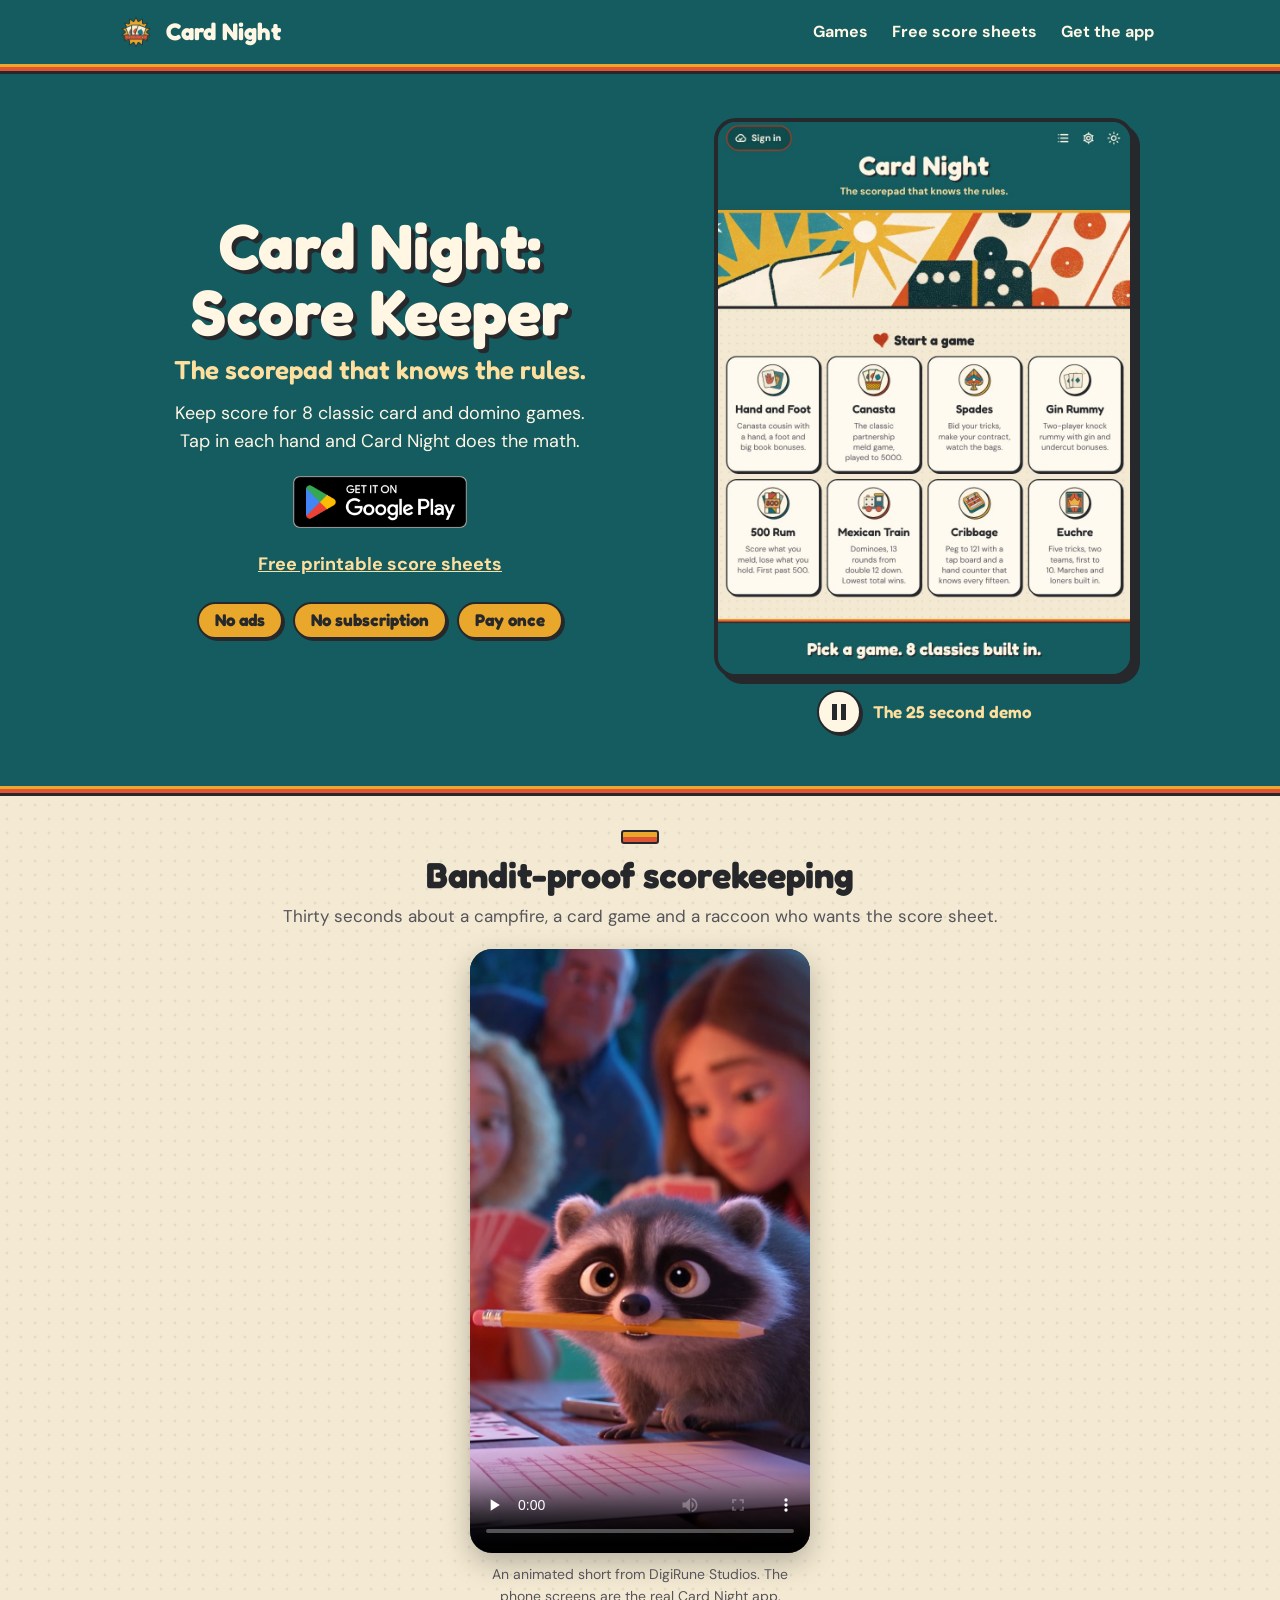
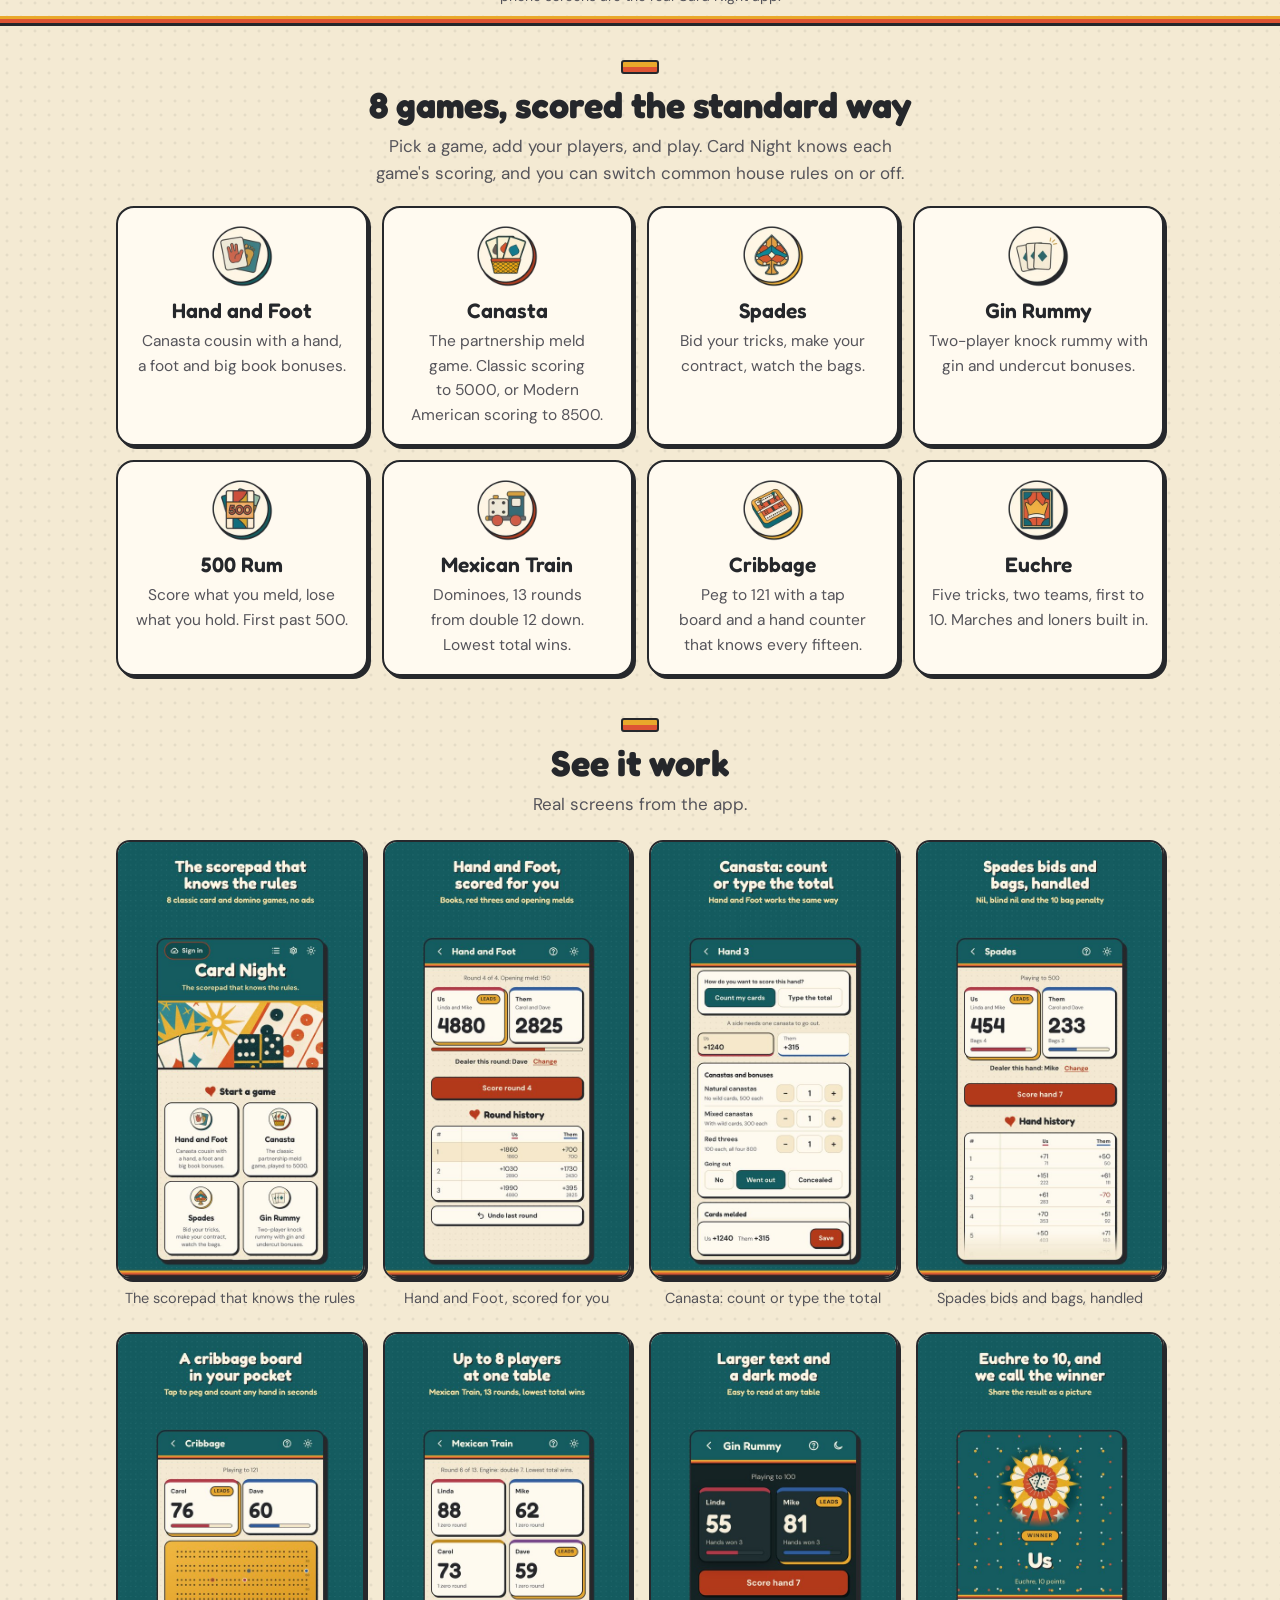
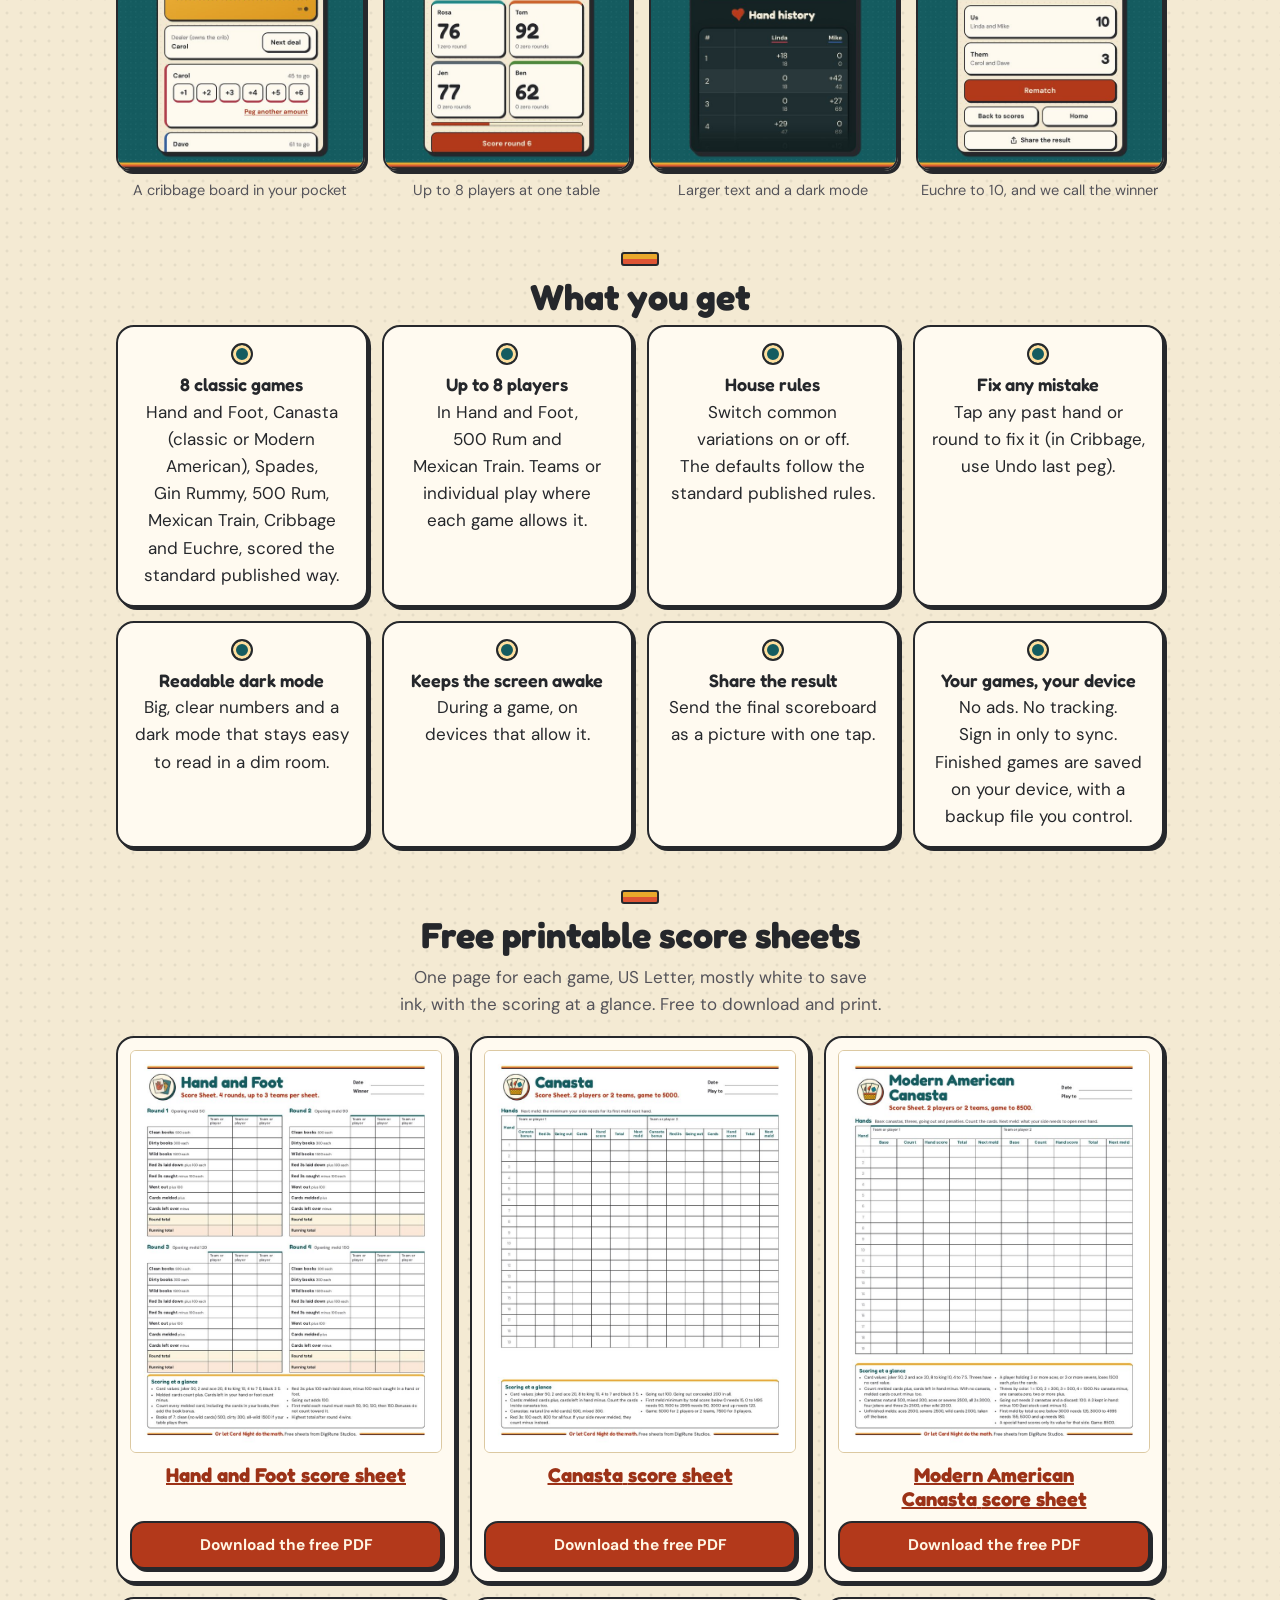
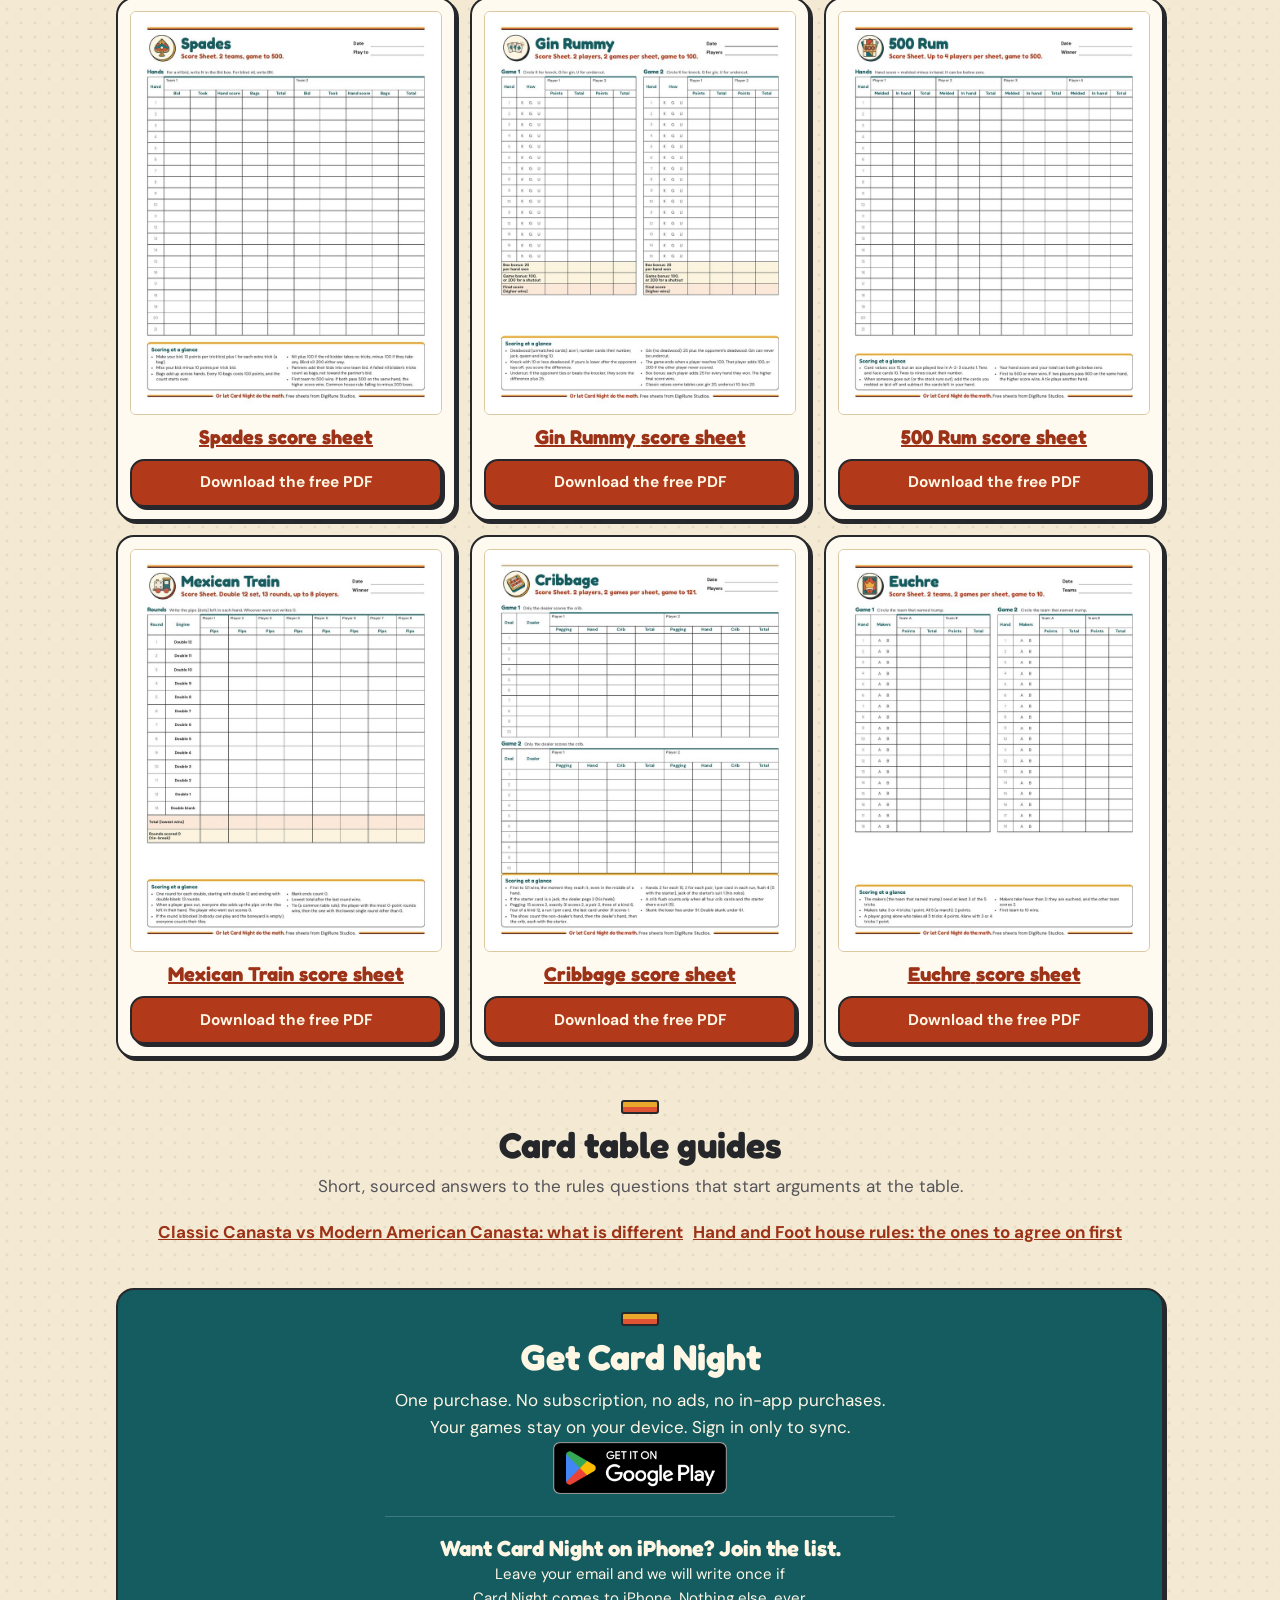
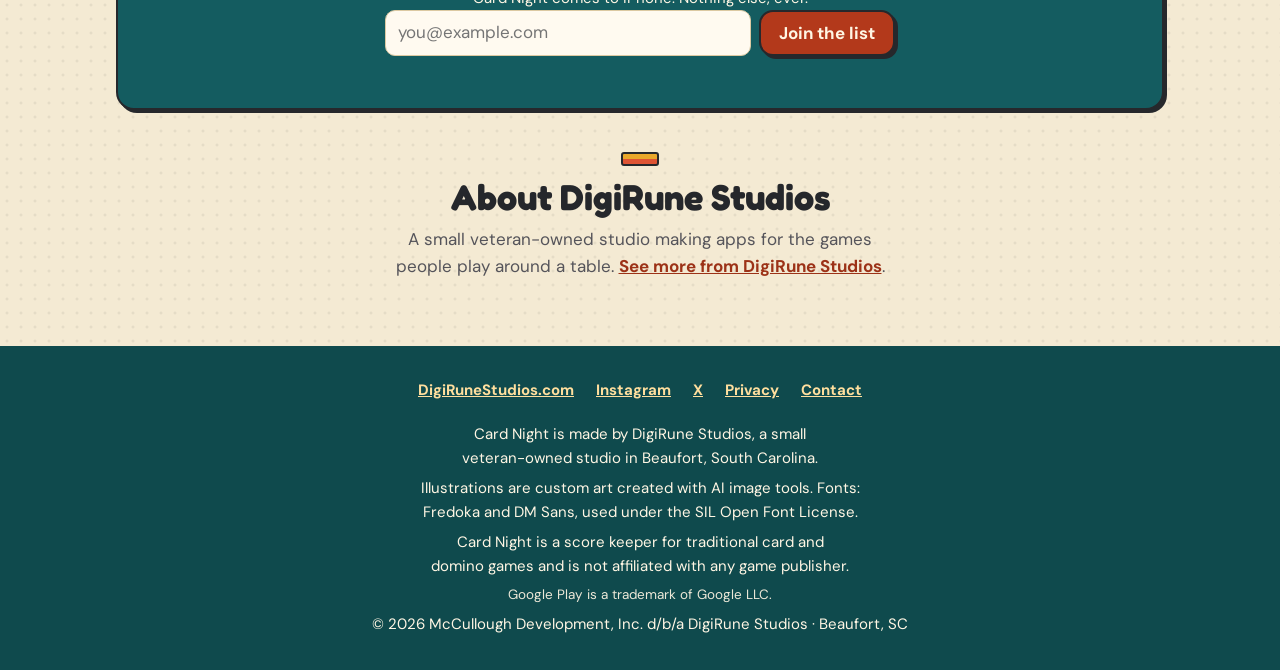
<file: index.html>
<!doctype html>
<html lang="en">
<head>
<meta charset="utf-8">
<meta name="viewport" content="width=device-width, initial-scale=1, viewport-fit=cover">
<title>Card Night: Score Keeper, the scorepad that knows the rules</title>
<meta name="description" content="Keep score for Hand and Foot, Canasta (classic and Modern American), Spades, Gin Rummy, 500 Rum, Mexican Train, Cribbage and Euchre. Card Night does the math. No ads, no subscription, pay once. Free printable score sheets too.">
<link rel="canonical" href="https://cardnight.digirunestudios.com/">
<meta property="og:type" content="website">
<meta property="og:site_name" content="Card Night: Score Keeper">
<meta property="og:url" content="https://cardnight.digirunestudios.com/">
<meta property="og:title" content="Card Night: Score Keeper, the scorepad that knows the rules">
<meta property="og:description" content="Keep score for Hand and Foot, Canasta (classic and Modern American), Spades, Gin Rummy, 500 Rum, Mexican Train, Cribbage and Euchre. Card Night does the math. No ads, no subscription, pay once. Free printable score sheets too.">
<meta property="og:image" content="https://cardnight.digirunestudios.com/site/img/og/card-night-1200x630.jpg">
<meta property="og:image:width" content="1200">
<meta property="og:image:height" content="630">
<meta property="og:image:alt" content="Card Night: The scorepad that knows the rules">
<meta name="twitter:card" content="summary_large_image">
<meta name="twitter:title" content="Card Night: Score Keeper, the scorepad that knows the rules">
<meta name="twitter:description" content="Keep score for Hand and Foot, Canasta (classic and Modern American), Spades, Gin Rummy, 500 Rum, Mexican Train, Cribbage and Euchre. Card Night does the math. No ads, no subscription, pay once. Free printable score sheets too.">
<meta name="twitter:image" content="https://cardnight.digirunestudios.com/site/img/og/card-night-1200x630.jpg">
<meta name="theme-color" content="#145c60">
<link rel="icon" type="image/png" sizes="192x192" href="icons/icon-192.png">
<link rel="apple-touch-icon" href="icons/apple-touch-icon-180.png">
<link rel="preload" href="site/fonts/fredoka.woff2" as="font" type="font/woff2" crossorigin>
<link rel="stylesheet" href="site/site.css">
</head>
<body>
<a class="skip" href="#main">Skip to the page content</a>
<header class="bar"><div class="wrap">
  <a class="brand" href="./"><img src="icons/icon-192.png" alt="" width="40" height="40">Card&nbsp;Night</a>
  <nav aria-label="Site"><a href="./#games">Games</a><a href="./#printables">Free score sheets</a><a href="./#get">Get the app</a></nav>
</div></header>
<div class="stripes"></div>
<main id="main">
<section class="hero" aria-labelledby="hero-title"><div class="wrap">
  <div class="herotext">
    <h1 id="hero-title">Card&nbsp;Night:<br>Score&nbsp;Keeper</h1>
    <p class="tag">The scorepad that knows the rules.</p>
    <p class="lead">Keep score for 8 classic card and domino games. Tap in each hand and Card&nbsp;Night does the math.</p>
    <p class="stores"><a class="badge" data-goatcounter-click="play-cardnight-home" data-goatcounter-title="Card Night: Google Play button (home)" href="https://play.google.com/store/apps/details?id=com.digirunestudios.cardnight&amp;referrer=utm_source%3Dcardnight-site%26utm_medium%3Dhome"><img src="site/img/store/google-play-badge.png" width="174" height="52" alt="Get it on Google Play"></a></p>
    <p class="sheetlink"><a href="#printables">Free printable score sheets</a></p>
    <ul class="pills" aria-label="Pricing"><li>No ads</li><li>No subscription</li><li>Pay once</li></ul>
  </div>
  <figure class="demo">
    <div class="demo-frame">
      <video id="demo" width="960" height="1280" poster="site/video/card-night-demo-poster.jpg" controls autoplay muted loop playsinline preload="metadata" aria-describedby="demo-steps">
        <source src="site/video/card-night-demo.mp4" type="video/mp4">
      </video>
    </div>
    <figcaption><button type="button" class="demo-toggle" aria-label="Pause the demo" hidden><span aria-hidden="true"></span></button><span class="demo-cap">The 25 second demo</span></figcaption>
    <ol id="demo-steps" class="sr-only">
      <li>Pick a game. 8 classics built in.</li>
      <li>Add your players and teams.</li>
      <li>Tap in each hand. Card&nbsp;Night does the math.</li>
      <li>The board updates after every hand.</li>
      <li>Cribbage gets a real peg board.</li>
      <li>The winner is called for you.</li>
      <li>Print a free score sheet any time.</li>
      <li>Card&nbsp;Night: Score&nbsp;Keeper, on Google&nbsp;Play for Android.</li>
    </ol>
  </figure>
</div></section>
<div class="stripes"></div>

<section id="film" aria-labelledby="film-title"><div class="wrap">
  <h2 id="film-title">Bandit-proof scorekeeping</h2>
  <p class="intro">Thirty seconds about a campfire, a card game and a raccoon who wants the score sheet.</p>
  <figure class="filmbox"><video controls playsinline preload="none" width="720" height="1280" poster="site/video/campground-raccoon-poster.jpg" data-goatcounter-click="video-cardnight-campground-raccoon"><source src="site/video/campground-raccoon.mp4" type="video/mp4">Your browser cannot play this video.</video><figcaption>An animated short from DigiRune Studios. The phone screens are the real Card Night app.</figcaption></figure>
</div></section>
<div class="stripes"></div>

<section id="games" aria-labelledby="games-title"><div class="wrap">
  <h2 id="games-title">8 games, scored the standard way</h2>
  <p class="intro">Pick a game, add your players, and play. Card&nbsp;Night knows each game's scoring, and you can switch common house rules on or off.</p>
  <div class="games">
    <div class="card game"><img src="site/img/badges/hand-and-foot.webp" width="64" height="64" alt=""><h3>Hand&nbsp;and&nbsp;Foot</h3><p>Canasta cousin with a hand, a foot and big book bonuses.</p></div>
    <div class="card game"><img src="site/img/badges/canasta.webp" width="64" height="64" alt=""><h3>Canasta</h3><p>The partnership meld game. Classic scoring to 5000, or Modern American scoring to 8500.</p></div>
    <div class="card game"><img src="site/img/badges/spades.webp" width="64" height="64" alt=""><h3>Spades</h3><p>Bid your tricks, make your contract, watch the bags.</p></div>
    <div class="card game"><img src="site/img/badges/gin-rummy.webp" width="64" height="64" alt=""><h3>Gin&nbsp;Rummy</h3><p>Two-&#8288;player knock rummy with gin and undercut bonuses.</p></div>
    <div class="card game"><img src="site/img/badges/500-rum.webp" width="64" height="64" alt=""><h3>500&nbsp;Rum</h3><p>Score what you meld, lose what you hold. First past 500.</p></div>
    <div class="card game"><img src="site/img/badges/mexican-train.webp" width="64" height="64" alt=""><h3>Mexican&nbsp;Train</h3><p>Dominoes, 13 rounds from double 12 down. Lowest total wins.</p></div>
    <div class="card game"><img src="site/img/badges/cribbage.webp" width="64" height="64" alt=""><h3>Cribbage</h3><p>Peg to 121 with a tap board and a hand counter that knows every fifteen.</p></div>
    <div class="card game"><img src="site/img/badges/euchre.webp" width="64" height="64" alt=""><h3>Euchre</h3><p>Five tricks, two teams, first to 10. Marches and loners built in.</p></div>
  </div>
</div></section>

<section id="see" aria-labelledby="see-title"><div class="wrap">
  <h2 id="see-title">See it work</h2>
  <p class="intro">Real screens from the app.<span class="swipehint"> Swipe sideways to see them all.</span></p>
  <div class="gallery" tabindex="0" aria-label="App screens, scroll sideways">
    <figure><img src="site/img/gallery/01-home.jpg" width="540" height="960" loading="lazy" alt="The Card Night home screen with all 8 games: Hand and Foot, Canasta, Spades, Gin Rummy, 500 Rum, Mexican Train, Cribbage and Euchre."><figcaption>The scorepad that knows the rules</figcaption></figure>
    <figure><img src="site/img/gallery/02-handfoot.jpg" width="540" height="960" loading="lazy" alt="A Hand and Foot game after three rounds, with each round and the running totals."><figcaption>Hand&nbsp;and&nbsp;Foot, scored for you</figcaption></figure>
    <figure><img src="site/img/gallery/03-canasta.jpg" width="540" height="960" loading="lazy" alt="Scoring a Canasta hand card by card: canastas, red threes, going out and the cards melded, with Type the total one tap away."><figcaption>Canasta: count or type the total</figcaption></figure>
    <figure><img src="site/img/gallery/04-spades.jpg" width="540" height="960" loading="lazy" alt="A Spades game with team totals, bags and the hand by hand history."><figcaption>Spades bids and bags, handled</figcaption></figure>
    <figure><img src="site/img/gallery/05-cribbage.jpg" width="540" height="960" loading="lazy" alt="The Cribbage peg board with tap to peg buttons for each player."><figcaption>A cribbage board in your pocket</figcaption></figure>
    <figure><img src="site/img/gallery/06-mextrain.jpg" width="540" height="960" loading="lazy" alt="Mexican Train with 8 players after five rounds, lowest total wins."><figcaption>Up to 8 players at one table</figcaption></figure>
    <figure><img src="site/img/gallery/07-gin-dark.jpg" width="540" height="960" loading="lazy" alt="Gin Rummy in dark mode with Larger text turned on."><figcaption>Larger text and a dark mode</figcaption></figure>
    <figure><img src="site/img/gallery/08-euchre-winner.jpg" width="540" height="960" loading="lazy" alt="The winner screen after a game of Euchre to 10."><figcaption>Euchre to 10, and we call the winner</figcaption></figure>
  </div>
</div></section>

<section id="features" aria-labelledby="features-title"><div class="wrap">
  <h2 id="features-title">What you get</h2>
  <ul class="feats">
    <li class="card"><b>8 classic games</b>Hand&nbsp;and&nbsp;Foot, Canasta (classic or Modern American), Spades, Gin&nbsp;Rummy, 500&nbsp;Rum, Mexican&nbsp;Train, Cribbage and Euchre, scored the standard published way.</li>
    <li class="card"><b>Up to 8 players</b>In Hand&nbsp;and&nbsp;Foot, 500&nbsp;Rum and Mexican&nbsp;Train. Teams or individual play where each game allows it.</li>
    <li class="card"><b>House rules</b>Switch common variations on or off. The defaults follow the standard published rules.</li>
    <li class="card"><b>Fix any mistake</b>Tap any past hand or round to fix it (in Cribbage, use Undo last peg).</li>
    <li class="card"><b>Readable dark mode</b>Big, clear numbers and a dark mode that stays easy to read in a dim room.</li>
    <li class="card"><b>Keeps the screen awake</b>During a game, on devices that allow it.</li>
    <li class="card"><b>Share&nbsp;the&nbsp;result</b>Send the final scoreboard as a picture with one tap.</li>
    <li class="card"><b>Your games, your device</b>No ads. No tracking. Sign in only to sync. Finished games are saved on your device, with a backup file you control.</li>
  </ul>
</div></section>

<section id="printables" aria-labelledby="printables-title"><div class="wrap">
  <h2 id="printables-title">Free printable score sheets</h2>
  <p class="intro">One page for each game, US Letter, mostly white to save ink, with the scoring at a glance. Free to download and print.</p>
  <div class="sheets">
    <div class="card sheet">
      <a href="printables/hand-and-foot.html"><img class="pv" src="site/img/sheets/hand-and-foot.jpg" width="760" height="983" loading="lazy" alt="Preview of the free Hand and Foot score sheet"></a>
      <h3><a href="printables/hand-and-foot.html"><span class="nm">Hand&nbsp;and&nbsp;Foot</span> <span class="ss">score sheet</span></a></h3>
      <a class="btn primary block" href="printables/pdf/hand-and-foot.pdf" download="Hand-and-Foot-Score-Sheet.pdf" type="application/pdf" aria-label="Download the free PDF: Hand and Foot score sheet"><span class="dl-long">Download the free PDF</span><span class="dl-short">Free PDF</span></a>
    </div>
    <div class="card sheet">
      <a href="printables/canasta.html"><img class="pv" src="site/img/sheets/canasta.jpg" width="760" height="983" loading="lazy" alt="Preview of the free Canasta score sheet"></a>
      <h3><a href="printables/canasta.html"><span class="nm">Canasta</span> <span class="ss">score sheet</span></a></h3>
      <a class="btn primary block" href="printables/pdf/canasta.pdf" download="Canasta-Score-Sheet.pdf" type="application/pdf" aria-label="Download the free PDF: Canasta score sheet"><span class="dl-long">Download the free PDF</span><span class="dl-short">Free PDF</span></a>
    </div>
    <div class="card sheet">
      <a href="printables/modern-american-canasta.html"><img class="pv" src="site/img/sheets/modern-american-canasta.jpg" width="760" height="983" loading="lazy" alt="Preview of the free Modern American Canasta score sheet"></a>
      <h3><a href="printables/modern-american-canasta.html"><span class="nm long">Modern American Canasta</span> <span class="ss">score sheet</span></a></h3>
      <a class="btn primary block" href="printables/pdf/modern-american-canasta.pdf" download="Modern-American-Canasta-Score-Sheet.pdf" type="application/pdf" aria-label="Download the free PDF: Modern American Canasta score sheet"><span class="dl-long">Download the free PDF</span><span class="dl-short">Free PDF</span></a>
    </div>
    <div class="card sheet">
      <a href="printables/spades.html"><img class="pv" src="site/img/sheets/spades.jpg" width="760" height="983" loading="lazy" alt="Preview of the free Spades score sheet"></a>
      <h3><a href="printables/spades.html"><span class="nm">Spades</span> <span class="ss">score sheet</span></a></h3>
      <a class="btn primary block" href="printables/pdf/spades.pdf" download="Spades-Score-Sheet.pdf" type="application/pdf" aria-label="Download the free PDF: Spades score sheet"><span class="dl-long">Download the free PDF</span><span class="dl-short">Free PDF</span></a>
    </div>
    <div class="card sheet">
      <a href="printables/gin-rummy.html"><img class="pv" src="site/img/sheets/gin-rummy.jpg" width="760" height="983" loading="lazy" alt="Preview of the free Gin Rummy score sheet"></a>
      <h3><a href="printables/gin-rummy.html"><span class="nm">Gin&nbsp;Rummy</span> <span class="ss">score sheet</span></a></h3>
      <a class="btn primary block" href="printables/pdf/gin-rummy.pdf" download="Gin-Rummy-Score-Sheet.pdf" type="application/pdf" aria-label="Download the free PDF: Gin Rummy score sheet"><span class="dl-long">Download the free PDF</span><span class="dl-short">Free PDF</span></a>
    </div>
    <div class="card sheet">
      <a href="printables/500-rum.html"><img class="pv" src="site/img/sheets/500-rum.jpg" width="760" height="983" loading="lazy" alt="Preview of the free 500 Rum score sheet"></a>
      <h3><a href="printables/500-rum.html"><span class="nm">500&nbsp;Rum</span> <span class="ss">score sheet</span></a></h3>
      <a class="btn primary block" href="printables/pdf/500-rum.pdf" download="500-Rum-Score-Sheet.pdf" type="application/pdf" aria-label="Download the free PDF: 500 Rum score sheet"><span class="dl-long">Download the free PDF</span><span class="dl-short">Free PDF</span></a>
    </div>
    <div class="card sheet">
      <a href="printables/mexican-train.html"><img class="pv" src="site/img/sheets/mexican-train.jpg" width="760" height="983" loading="lazy" alt="Preview of the free Mexican Train score sheet"></a>
      <h3><a href="printables/mexican-train.html"><span class="nm">Mexican&nbsp;Train</span> <span class="ss">score sheet</span></a></h3>
      <a class="btn primary block" href="printables/pdf/mexican-train.pdf" download="Mexican-Train-Score-Sheet.pdf" type="application/pdf" aria-label="Download the free PDF: Mexican Train score sheet"><span class="dl-long">Download the free PDF</span><span class="dl-short">Free PDF</span></a>
    </div>
    <div class="card sheet">
      <a href="printables/cribbage.html"><img class="pv" src="site/img/sheets/cribbage.jpg" width="760" height="983" loading="lazy" alt="Preview of the free Cribbage score sheet"></a>
      <h3><a href="printables/cribbage.html"><span class="nm">Cribbage</span> <span class="ss">score sheet</span></a></h3>
      <a class="btn primary block" href="printables/pdf/cribbage.pdf" download="Cribbage-Score-Sheet.pdf" type="application/pdf" aria-label="Download the free PDF: Cribbage score sheet"><span class="dl-long">Download the free PDF</span><span class="dl-short">Free PDF</span></a>
    </div>
    <div class="card sheet">
      <a href="printables/euchre.html"><img class="pv" src="site/img/sheets/euchre.jpg" width="760" height="983" loading="lazy" alt="Preview of the free Euchre score sheet"></a>
      <h3><a href="printables/euchre.html"><span class="nm">Euchre</span> <span class="ss">score sheet</span></a></h3>
      <a class="btn primary block" href="printables/pdf/euchre.pdf" download="Euchre-Score-Sheet.pdf" type="application/pdf" aria-label="Download the free PDF: Euchre score sheet"><span class="dl-long">Download the free PDF</span><span class="dl-short">Free PDF</span></a>
    </div>
  </div>
</div></section>

<section id="guides" aria-labelledby="guides-title"><div class="wrap">
  <h2 id="guides-title">Card table guides</h2>
  <p class="intro">Short, sourced answers to the rules questions that start arguments at the table.</p>
  <ul class="morelinks">
    <li><a href="guides/classic-vs-modern-american-canasta.html">Classic Canasta vs Modern American Canasta: what is different</a></li>
    <li><a href="guides/hand-and-foot-house-rules.html">Hand and Foot house rules: the ones to agree on first</a></li>
  </ul>
</div></section>

<section id="get" aria-labelledby="get-title"><div class="wrap">
  <div class="card panel cta">
    <h2 id="get-title">Get Card&nbsp;Night</h2>
    <p>One purchase. No subscription, no ads, no in-&#8288;app purchases. Your games stay on your device. Sign in only to sync.</p>
    <p class="stores"><a class="badge" data-goatcounter-click="play-cardnight-get" data-goatcounter-title="Card Night: Google Play button (get)" href="https://play.google.com/store/apps/details?id=com.digirunestudios.cardnight&amp;referrer=utm_source%3Dcardnight-site%26utm_medium%3Dget"><img src="site/img/store/google-play-badge.png" width="174" height="52" alt="Get it on Google Play"></a></p>
    <form class="iplist" id="iplist" novalidate>
      <h3 id="iplist-title">Want Card&nbsp;Night on iPhone? Join the list.</h3>
      <p class="iplist-sub">Leave your email and we will write once if Card&nbsp;Night comes to iPhone. Nothing else, ever.</p>
      <div class="iplist-row"><label class="vh" for="iplist-email">Email address</label><input id="iplist-email" name="email" type="email" autocomplete="email" inputmode="email" required placeholder="you@example.com"><button class="btn primary" type="submit">Join the list</button></div>
      <input class="vh" tabindex="-1" autocomplete="off" aria-hidden="true" name="website" id="iplist-website">
      <div id="iplist-check"></div>
      <p class="iplist-msg" id="iplist-msg" role="status" aria-live="polite"></p>
    </form>
  </div>
</div></section>

<section id="studio" aria-labelledby="studio-title"><div class="wrap">
  <h2 id="studio-title">About DigiRune&nbsp;Studios</h2>
  <p class="intro">A small veteran-&#8288;owned studio making apps for the games people play around a table. <a href="https://digirunestudios.com/">See more from DigiRune&nbsp;Studios</a>.</p>
</div></section>
</main>
<footer><div class="wrap">
  <ul class="links">
    <li><a href="https://digirunestudios.com/">DigiRuneStudios.com</a></li>
    <li><a href="https://www.instagram.com/digirune/">Instagram</a></li>
    <li><a href="https://x.com/DigiRuneStudios">X</a></li>
    <li><a href="privacy.html">Privacy</a></li>
    <li><a href="mailto:will@digirunestudios.com">Contact</a></li>
  </ul>
  <p>Card&nbsp;Night is made by DigiRune&nbsp;Studios, a small veteran-&#8288;owned studio in Beaufort, South&nbsp;Carolina.</p>
  <p>Illustrations are custom art created with AI image tools. Fonts: Fredoka and DM Sans, used under the SIL Open Font License.</p>
  <p>Card&nbsp;Night is a score&nbsp;keeper for traditional card and domino games and is not affiliated with any game publisher.</p>
  <p class="tm">Google&nbsp;Play is a trademark of Google LLC.</p>
  <p>&copy; 2026 McCullough Development, Inc. d/b/a DigiRune&nbsp;Studios &middot; Beaufort, SC</p>
</div></footer>
<script src="site/site.js" defer></script>
<script>
(function(){
  var f=document.getElementById('iplist'); if(!f) return;
  var EP='https://digirune-feedback.will-6d6.workers.dev/report', KEY='0x4AAAAAAFW88K0K9FyRmEzA';
  var msg=document.getElementById('iplist-msg'), em=document.getElementById('iplist-email'), btn=f.querySelector('button');
  var token='', wid=null, loading=null;
  function dev(){var d='';try{d=localStorage.getItem('cn-dev')||'';}catch(e){} if(!/^[A-Za-z0-9_-]{8,64}$/.test(d)){d='w'+Math.random().toString(36).slice(2)+Date.now().toString(36);try{localStorage.setItem('cn-dev',d);}catch(e){}} return d;}
  function ts(){ if(window.turnstile) return Promise.resolve(window.turnstile); if(loading) return loading;
    loading=new Promise(function(res,rej){var s=document.createElement('script');s.src='https://challenges.cloudflare.com/turnstile/v0/api.js?render=explicit';s.async=true;s.onload=function(){window.turnstile?res(window.turnstile):rej()};s.onerror=rej;document.head.appendChild(s);}); return loading; }
  function prep(){ ts().then(function(t){ if(wid===null) wid=t.render('#iplist-check',{sitekey:KEY,size:'flexible',callback:function(v){token=v;},'expired-callback':function(){token='';}}); }).catch(function(){}); }
  em.addEventListener('focus',prep,{once:true});
  f.addEventListener('submit',function(e){
    e.preventDefault(); var v=em.value.trim();
    if(!/^[^\s@]+@[^\s@]+\.[^\s@]{2,}$/.test(v)){msg.textContent='Please enter a full email address.';em.focus();return;}
    prep();
    if(!token){msg.textContent='One moment, checking you are a person, then tap Join again.';return;}
    btn.disabled=true; msg.textContent='Adding you...';
    fetch(EP,{method:'POST',headers:{'Content-Type':'application/json'},body:JSON.stringify({app:'Card Night',version:'website',platform:'web',kind:'idea',message:'IPHONE LIST: please email me if Card Night comes to iPhone.',email:v,device:dev(),turnstile:token,website:document.getElementById('iplist-website').value})})
    .then(function(r){return r.json().catch(function(){return {ok:false};});})
    .then(function(d){ if(d&&d.ok){f.innerHTML='<h3>You are on the list.</h3><p class="iplist-sub">Thank you. We will write once if Card Night comes to iPhone.</p>'; if(window.goatcounter&&window.goatcounter.count) window.goatcounter.count({path:'iplist-cardnight-joined',title:'Card Night: iPhone list joined',event:true}); }
      else { msg.textContent=(d&&d.error==='limit')?'That is enough for today from this device. Thank you!':'That did not go through. Please try again, or email will@digirunestudios.com.'; btn.disabled=false; token=''; try{window.turnstile.reset(wid);}catch(x){} } })
    .catch(function(){msg.textContent='That did not go through. Please try again, or email will@digirunestudios.com.';btn.disabled=false;});
  });
})();
</script>
<script>window.goatcounter={path:function(p){return location.host+p}}</script>
<!-- GoatCounter: privacy-friendly visit counting, no cookies -->
<script data-goatcounter="https://digirune.goatcounter.com/count" async src="//gc.zgo.at/count.js"></script>
</body>
</html>
</file>
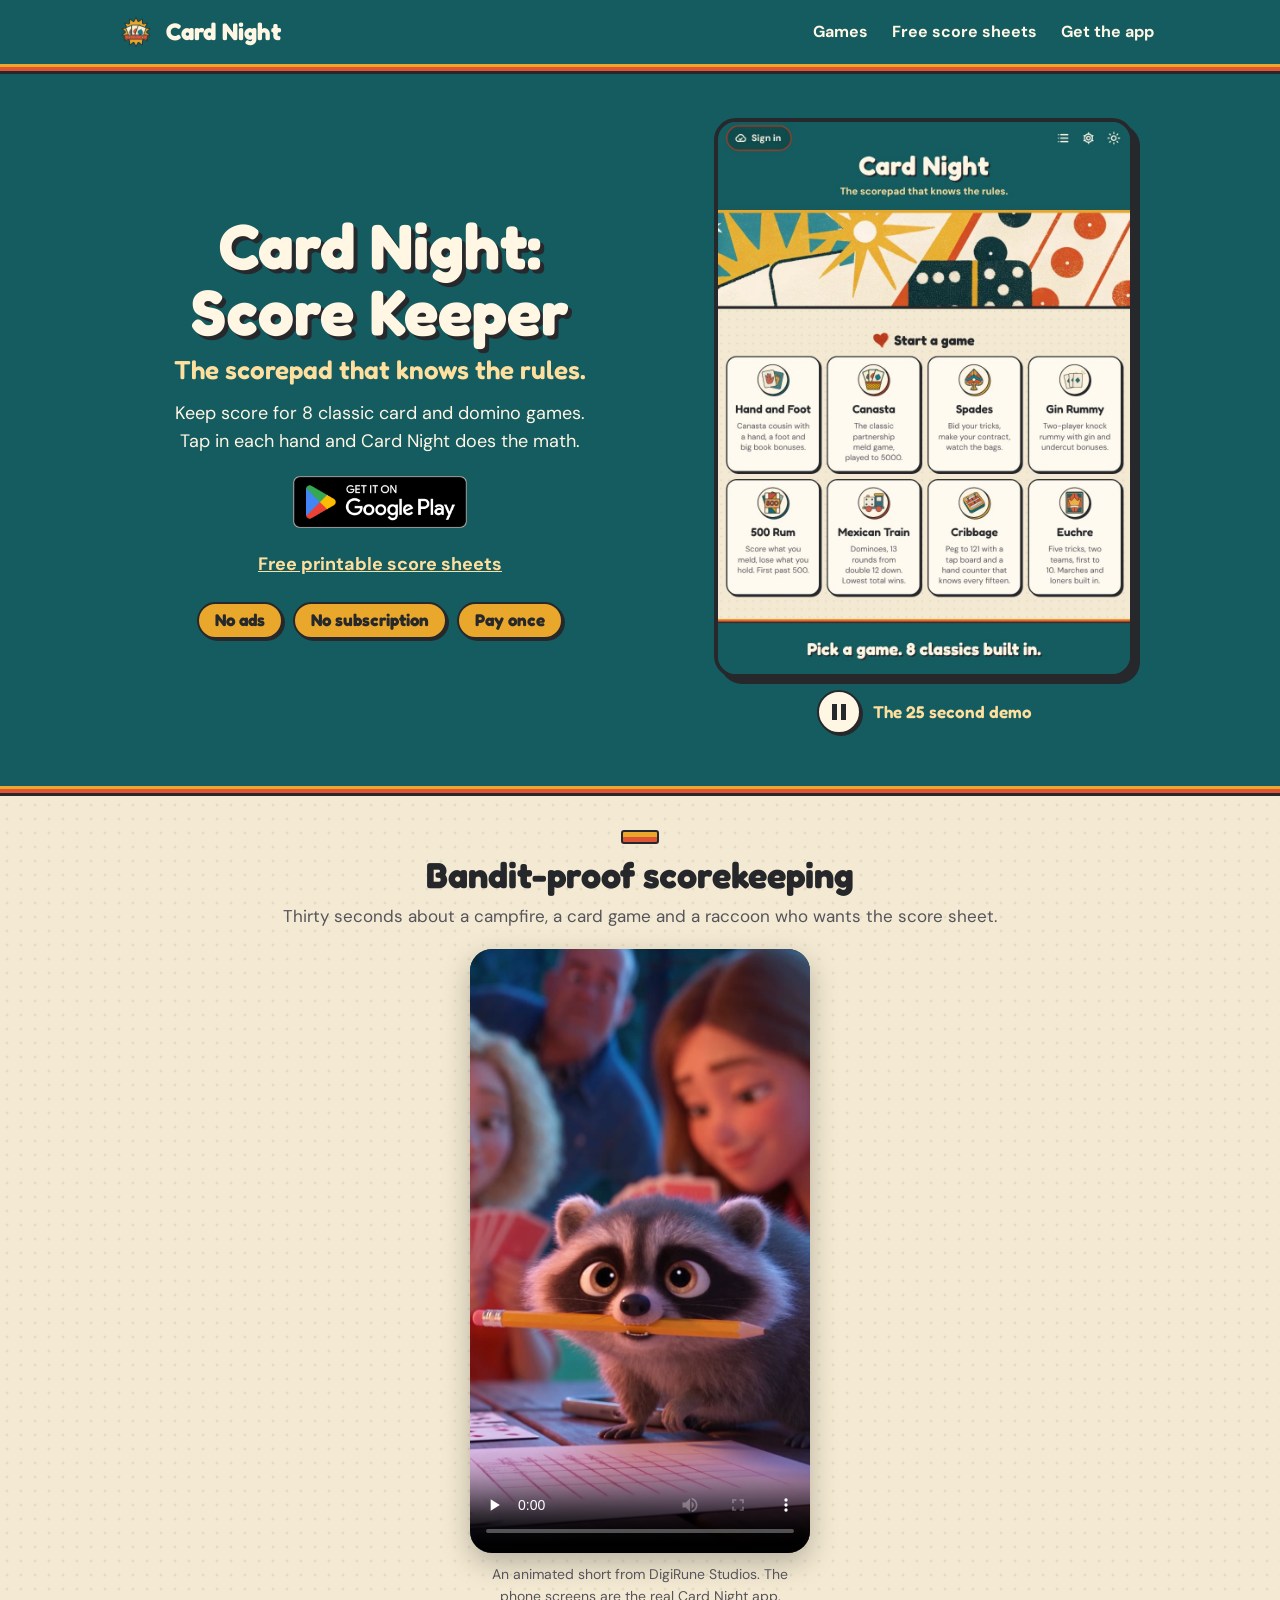
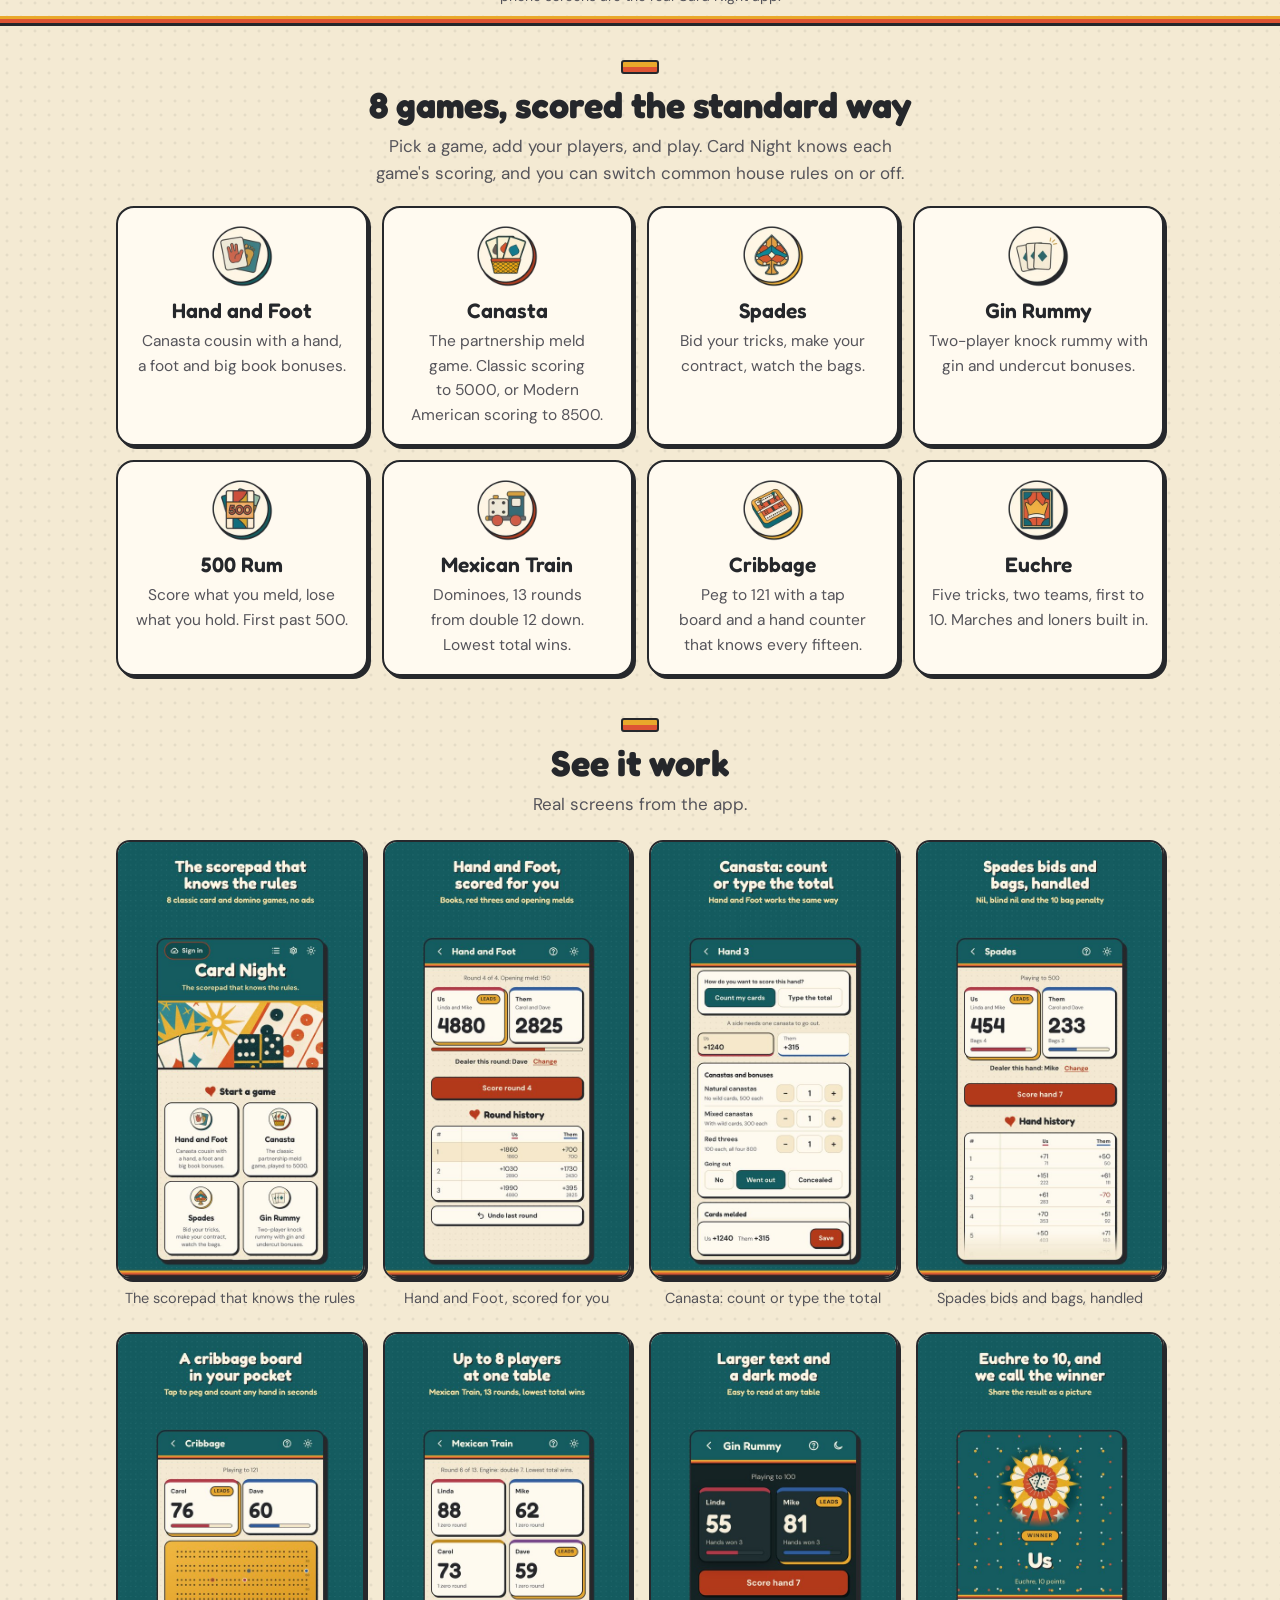
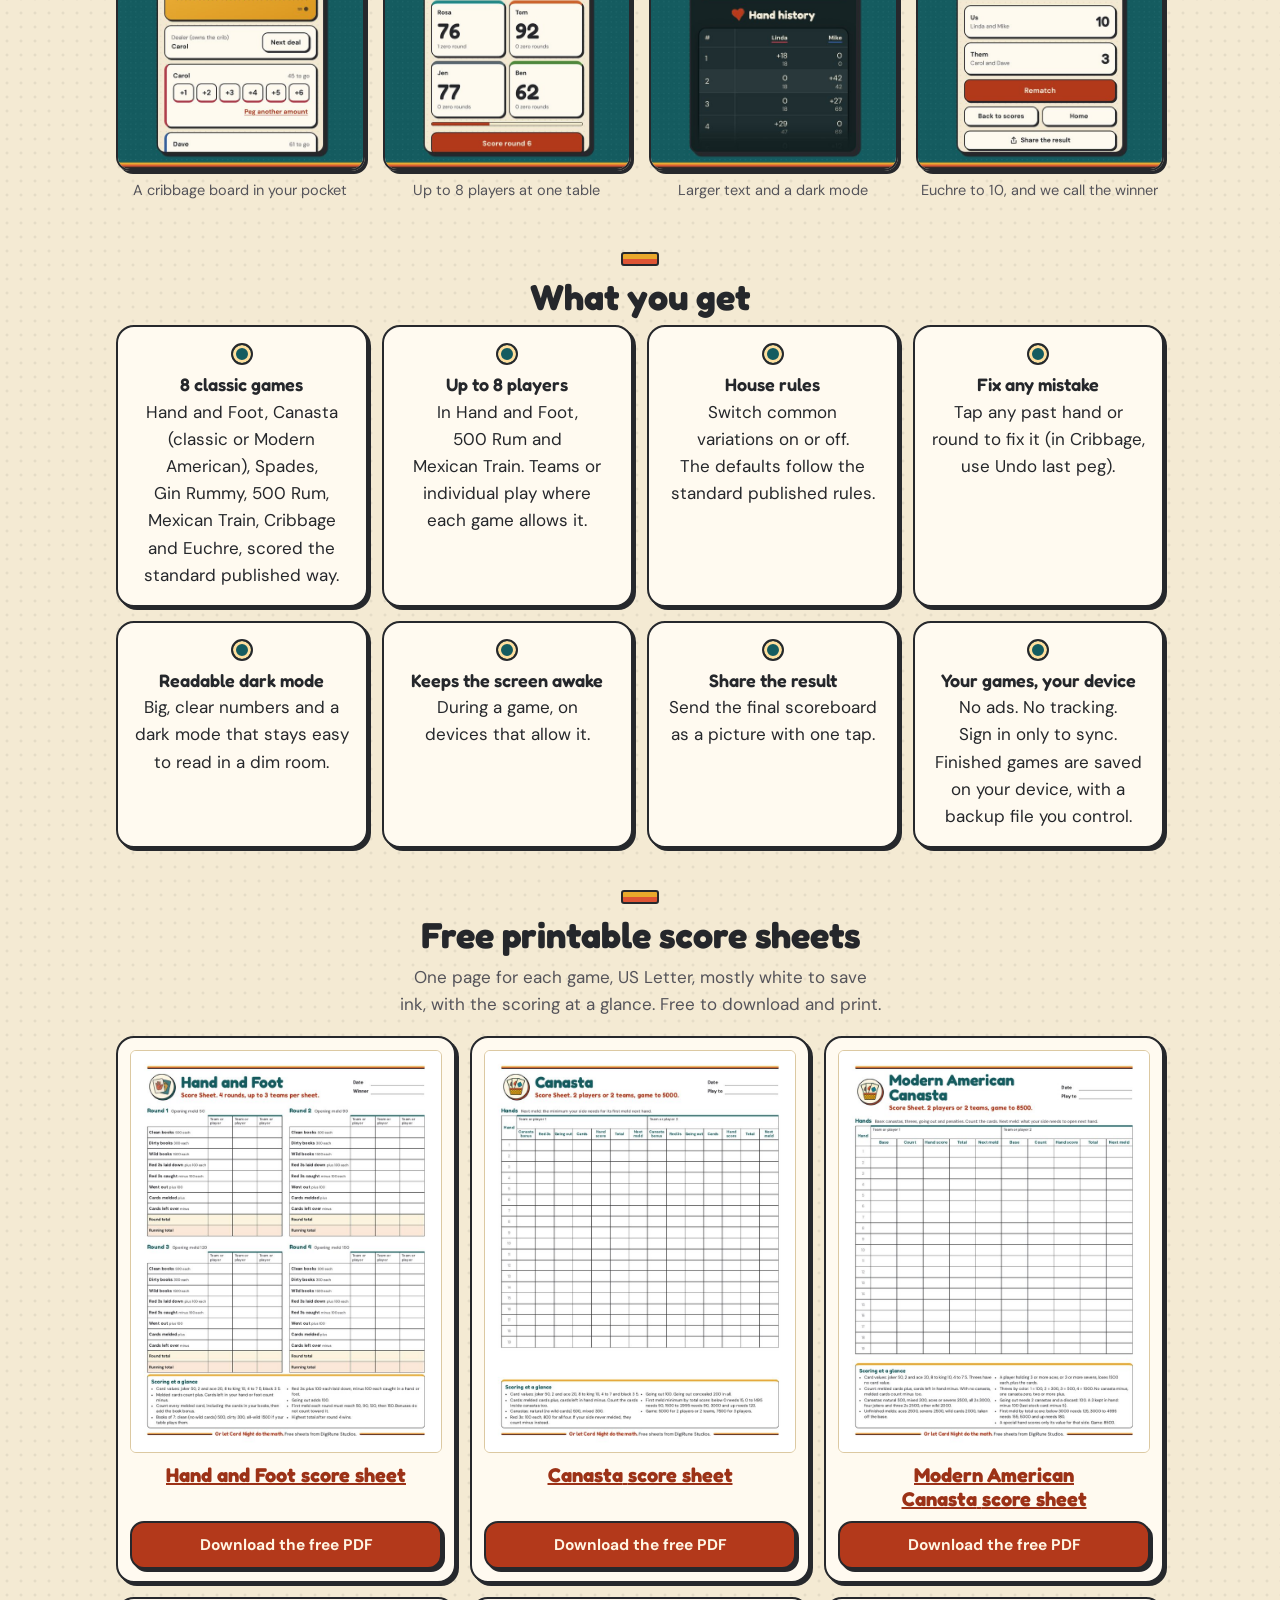
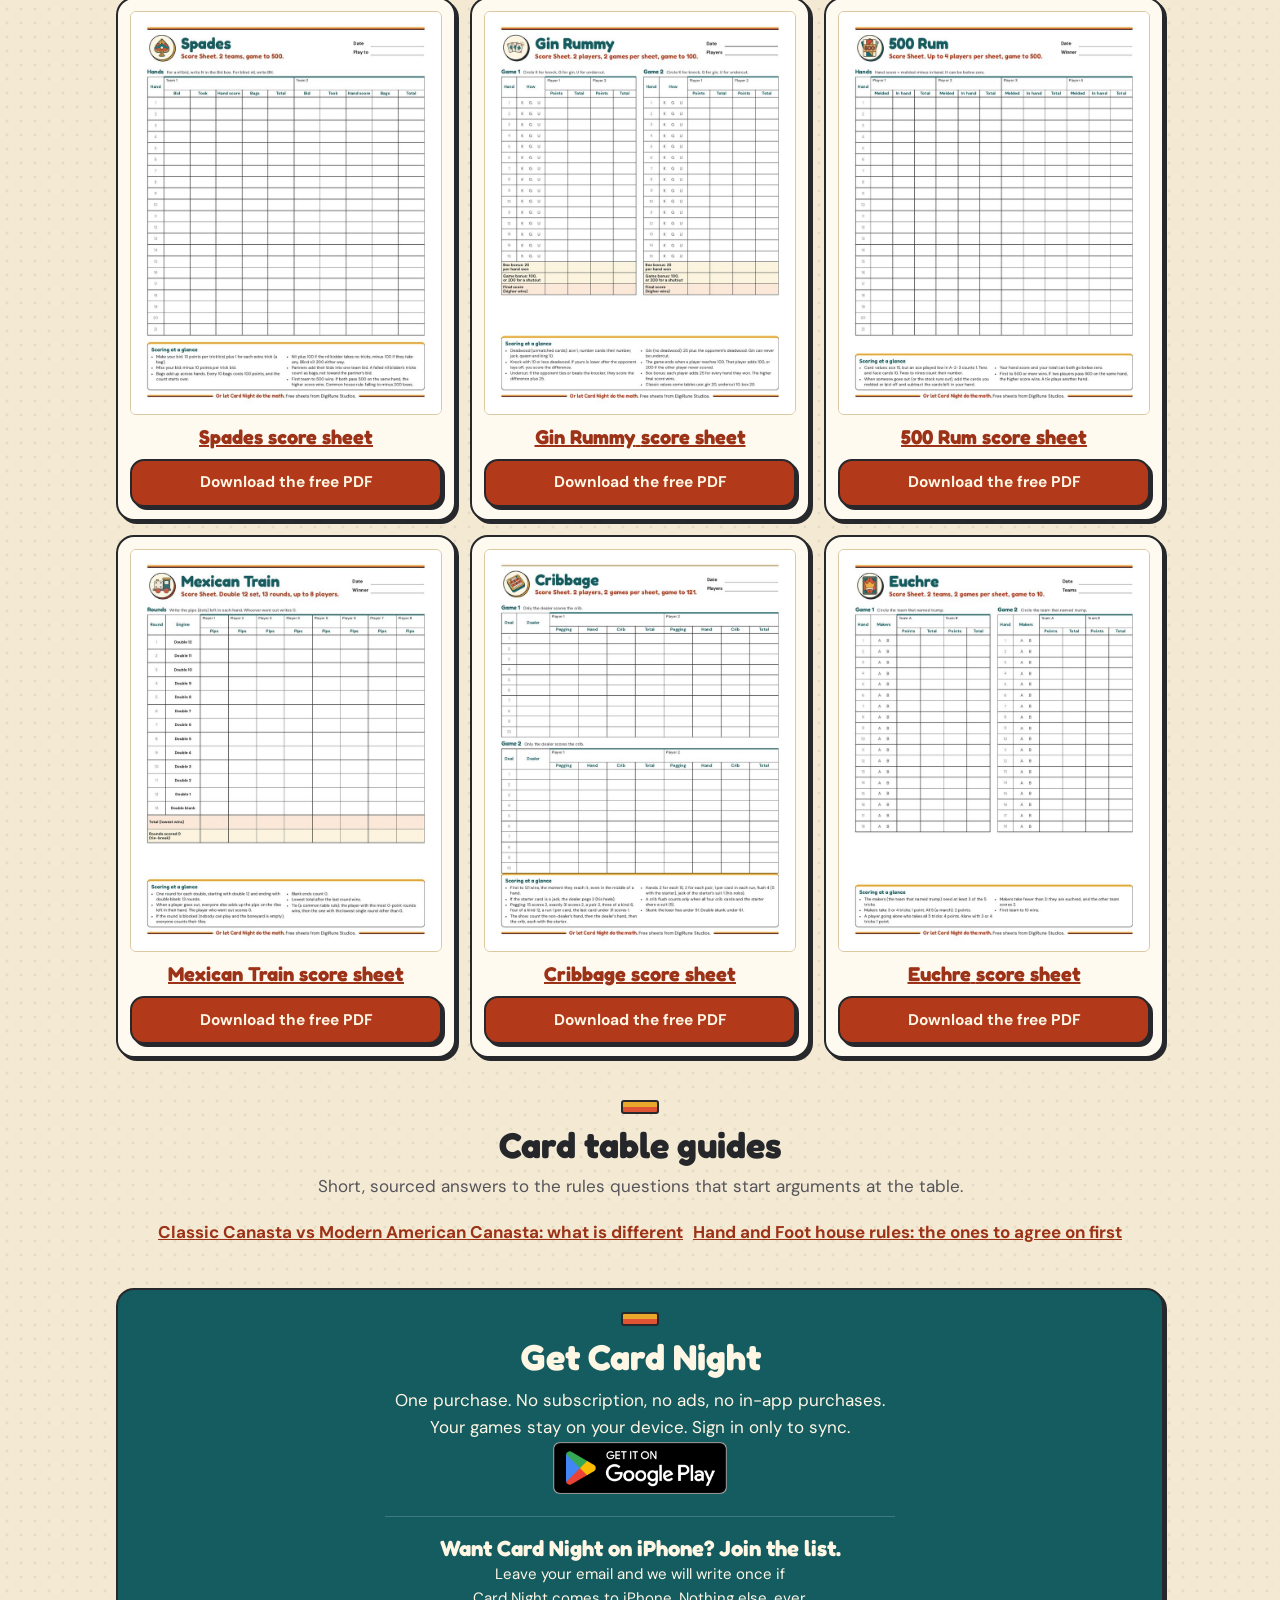
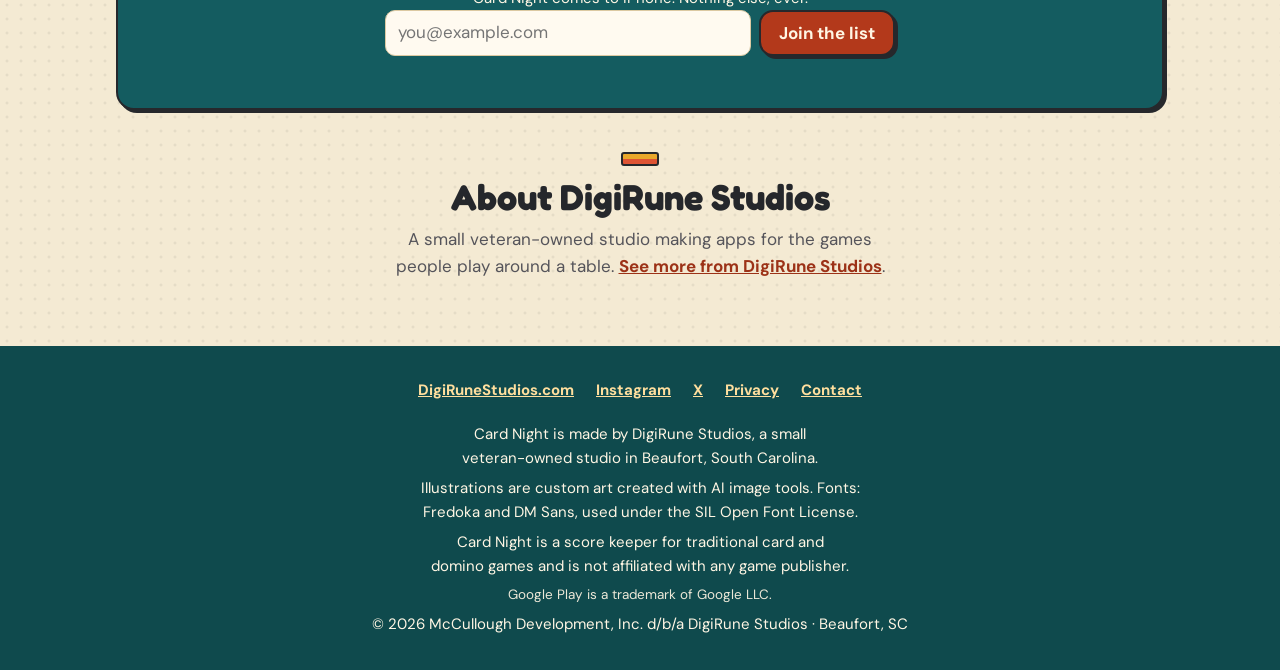
<file: about.html>
<!doctype html><html lang="en"><head><meta charset="utf-8"><title>Card Night: Score Keeper</title><link rel="canonical" href="https://cardnight.digirunestudios.com/"><meta name="robots" content="noindex, follow"><meta http-equiv="refresh" content="0; url=./"><script>location.replace('./'+location.hash)</script></head><body><a href="./">Card&nbsp;Night: Score&nbsp;Keeper</a><script>window.goatcounter={path:function(p){return location.host+p}}</script>
<!-- GoatCounter: privacy-friendly visit counting, no cookies -->
<script data-goatcounter="https://digirune.goatcounter.com/count" async src="//gc.zgo.at/count.js"></script>
</body></html>
</file>
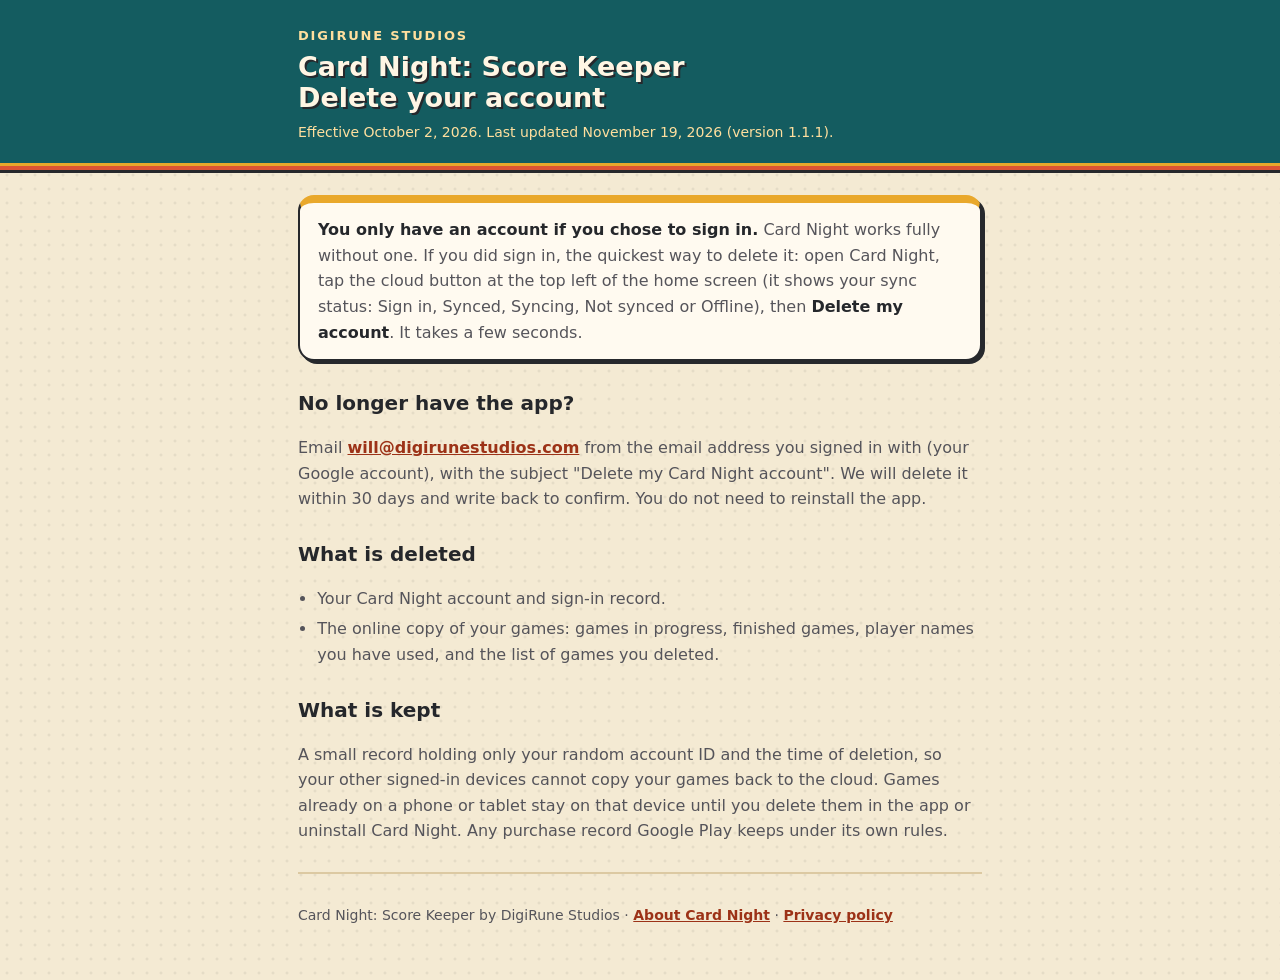
<file: delete-account.html>
<!doctype html>
<html lang="en">
<head>
<meta charset="utf-8">
<meta name="viewport" content="width=device-width, initial-scale=1, viewport-fit=cover">
<title>Delete your account: Card Night</title>
<meta name="description" content="How to delete your Card Night account and its online copy of your games.">
<meta name="theme-color" content="#145c60">
<meta name="color-scheme" content="light dark">
<style>
:root{--bg:#f4ead3;--surface:#fffaf0;--ink:#25272b;--ink-2:#55545a;--line:#dcc9a2;--felt:#145c60;--on-felt:#fff6e4;--on-felt-2:#ffdf9e;--mustard:#e9a82b;--tomato:#de5434;--outline:#26282c;--link:#9c3217}
@media (prefers-color-scheme:dark){:root:not([data-theme="light"]){--bg:#162325;--surface:#1f2f31;--ink:#f7eedb;--ink-2:#c6c0b2;--line:#3a4d4f;--outline:#081314;--link:#ffae80}}
:root[data-theme="dark"]{--bg:#162325;--surface:#1f2f31;--ink:#f7eedb;--ink-2:#c6c0b2;--line:#3a4d4f;--outline:#081314;--link:#ffae80}
*{box-sizing:border-box}
html{-webkit-text-size-adjust:100%}
body{margin:0;background:radial-gradient(rgba(38,40,44,.075) 1.3px,transparent 1.7px) 0 0/14px 14px,var(--bg);color:var(--ink);font:16px/1.6 system-ui,-apple-system,"Segoe UI",Roboto,Arial,sans-serif}
header{background:var(--felt);color:var(--on-felt);padding:calc(env(safe-area-inset-top,0px) + 26px) 0 20px}
.stripes{height:10px;background:linear-gradient(var(--mustard) 0 33%,var(--tomato) 33% 66%,var(--outline) 66%)}
.wrap{max-width:720px;margin:0 auto;padding-left:max(18px,env(safe-area-inset-left));padding-right:max(18px,env(safe-area-inset-right))}
.brand{margin:0 0 4px;font-weight:700;letter-spacing:.14em;text-transform:uppercase;font-size:13px;color:var(--on-felt-2)}
h1{margin:0;font-family:"Trebuchet MS",system-ui,sans-serif;font-size:27px;line-height:1.15;text-shadow:2px 2px 0 var(--outline)}
.meta{margin:8px 0 0;color:var(--on-felt-2);font-size:14px}
main{padding:22px 0 calc(40px + env(safe-area-inset-bottom))}
.short{background:var(--surface);border:2px solid var(--outline);border-top:8px solid var(--mustard);border-radius:16px;box-shadow:3px 3px 0 var(--outline);padding:14px 18px;margin:0 0 8px}
.short p{margin:0}
h2{font-family:"Trebuchet MS",system-ui,sans-serif;font-size:20px;margin:26px 0 6px}
p,li{color:var(--ink-2)}
strong{color:var(--ink)}
ul{padding-left:1.2rem}
li{margin:.3rem 0}
a{color:var(--link);font-weight:700}
footer{border-top:2px solid var(--line);margin-top:28px;padding-top:16px;font-size:14px;color:var(--ink-2)}
h1,h2,h3{text-wrap:balance}p,li{text-wrap:pretty}
</style>
<link rel="icon" href="icons/icon-192.png">
</head>
<body>
<header>
  <div class="wrap">
    <p class="brand">DigiRune Studios</p>
    <h1>Card Night: Score Keeper<br>Delete your account</h1>
    <p class="meta">Effective October 2, 2026. Last updated November 19, 2026 (version 1.1.1).</p>
  </div>
</header>
<div class="stripes" aria-hidden="true"></div>
<main class="wrap">
  <div class="short">
    <p><strong>You only have an account if you chose to sign in.</strong> Card Night works fully without one. If you did sign in, the quickest way to delete it: open Card Night, tap the cloud button at the top left of the home screen (it shows your sync status: Sign in, Synced, Syncing, Not synced or Offline), then <strong>Delete my account</strong>. It takes a few seconds.</p>
  </div>
  <h2>No longer have the app?</h2>
  <p>Email <a href="mailto:will@digirunestudios.com?subject=Delete%20my%20Card%20Night%20account">will@digirunestudios.com</a> from the email address you signed in with (your Google account), with the subject "Delete my Card Night account". We will delete it within 30 days and write back to confirm. You do not need to reinstall the app.</p>
  <h2>What is deleted</h2>
  <ul>
    <li>Your Card Night account and sign-in record.</li>
    <li>The online copy of your games: games in progress, finished games, player names you have used, and the list of games you deleted.</li>
  </ul>
  <h2>What is kept</h2>
  <p>A small record holding only your random account ID and the time of deletion, so your other signed-in devices cannot copy your games back to the cloud. Games already on a phone or tablet stay on that device until you delete them in the app or uninstall Card Night. Any purchase record Google Play keeps under its own rules.</p>
  <footer>
    <p>Card Night: Score Keeper by DigiRune Studios · <a href="./">About Card Night</a> · <a href="privacy.html">Privacy policy</a></p>
  </footer>
</main>
<script>window.goatcounter={path:function(p){return location.host+p}}</script>
<!-- GoatCounter: privacy-friendly visit counting, no cookies -->
<script data-goatcounter="https://digirune.goatcounter.com/count" async src="//gc.zgo.at/count.js"></script>
</body>
</html>
</file>
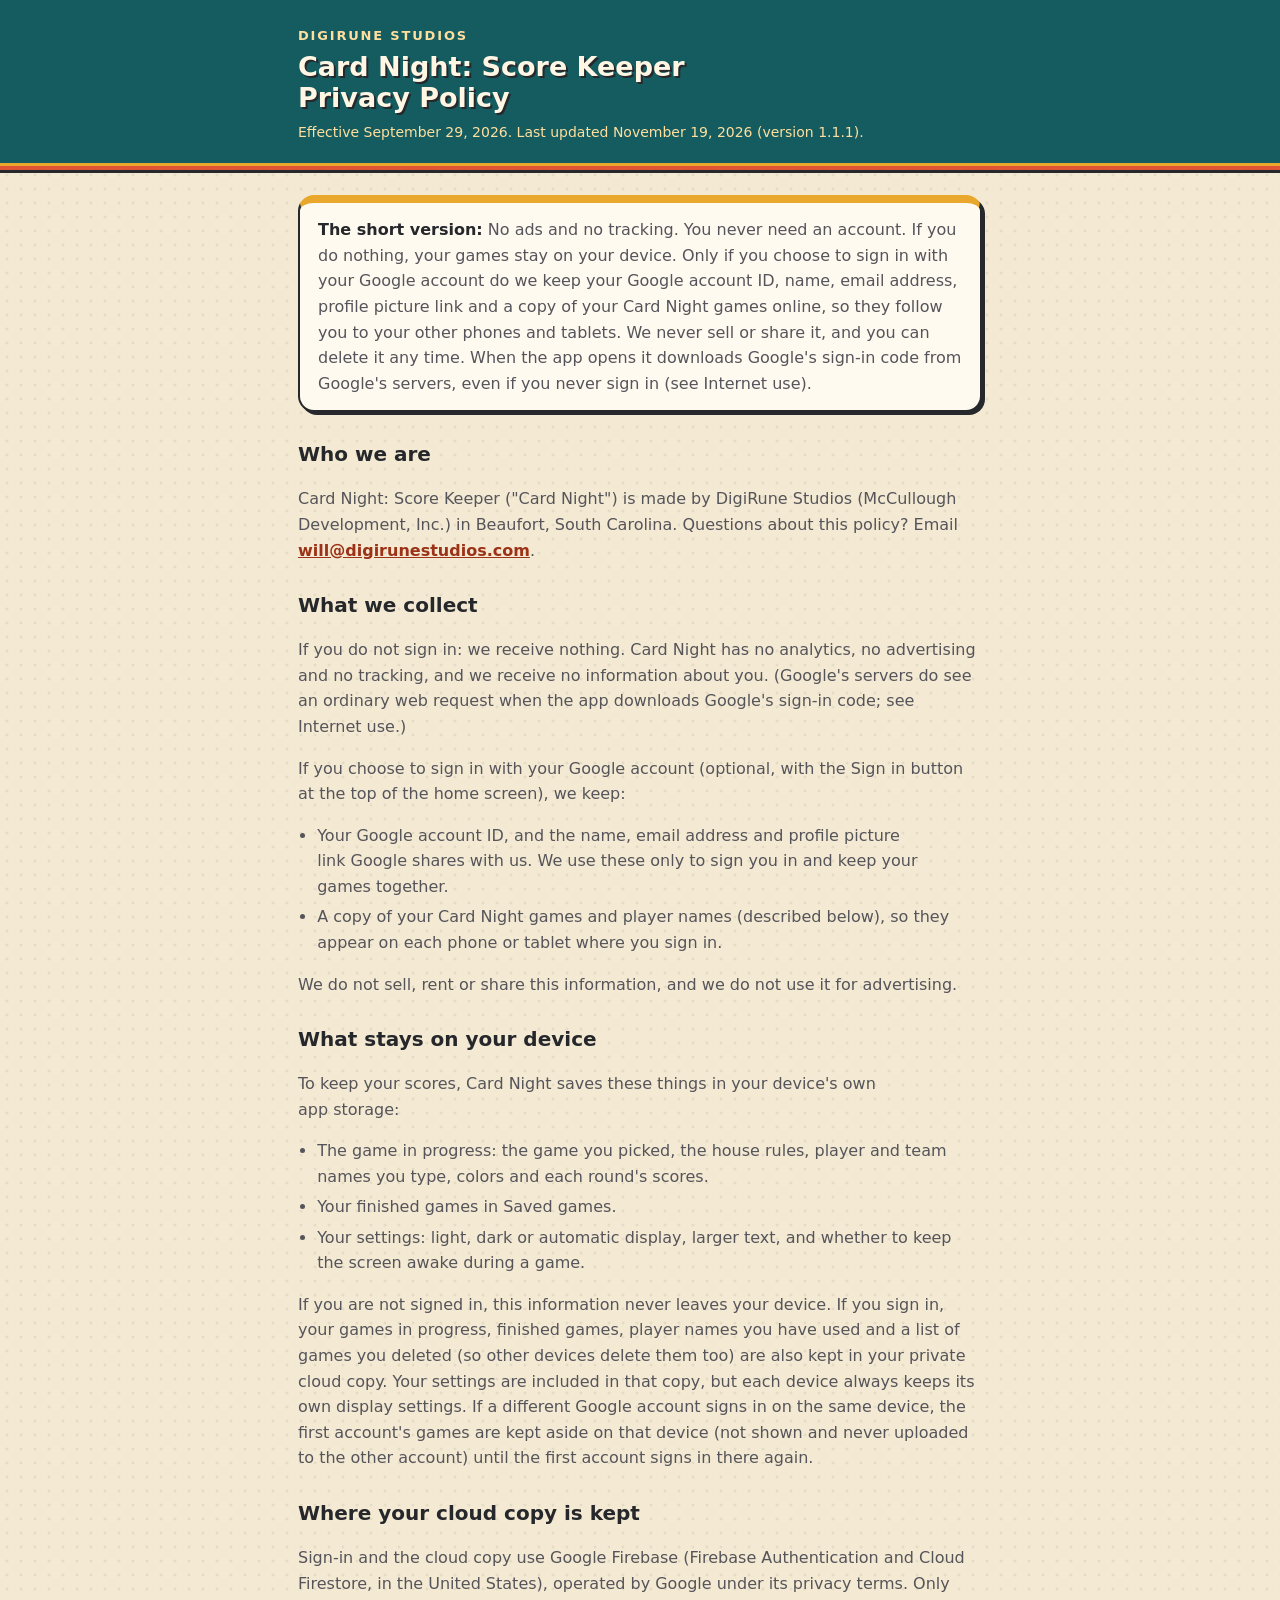
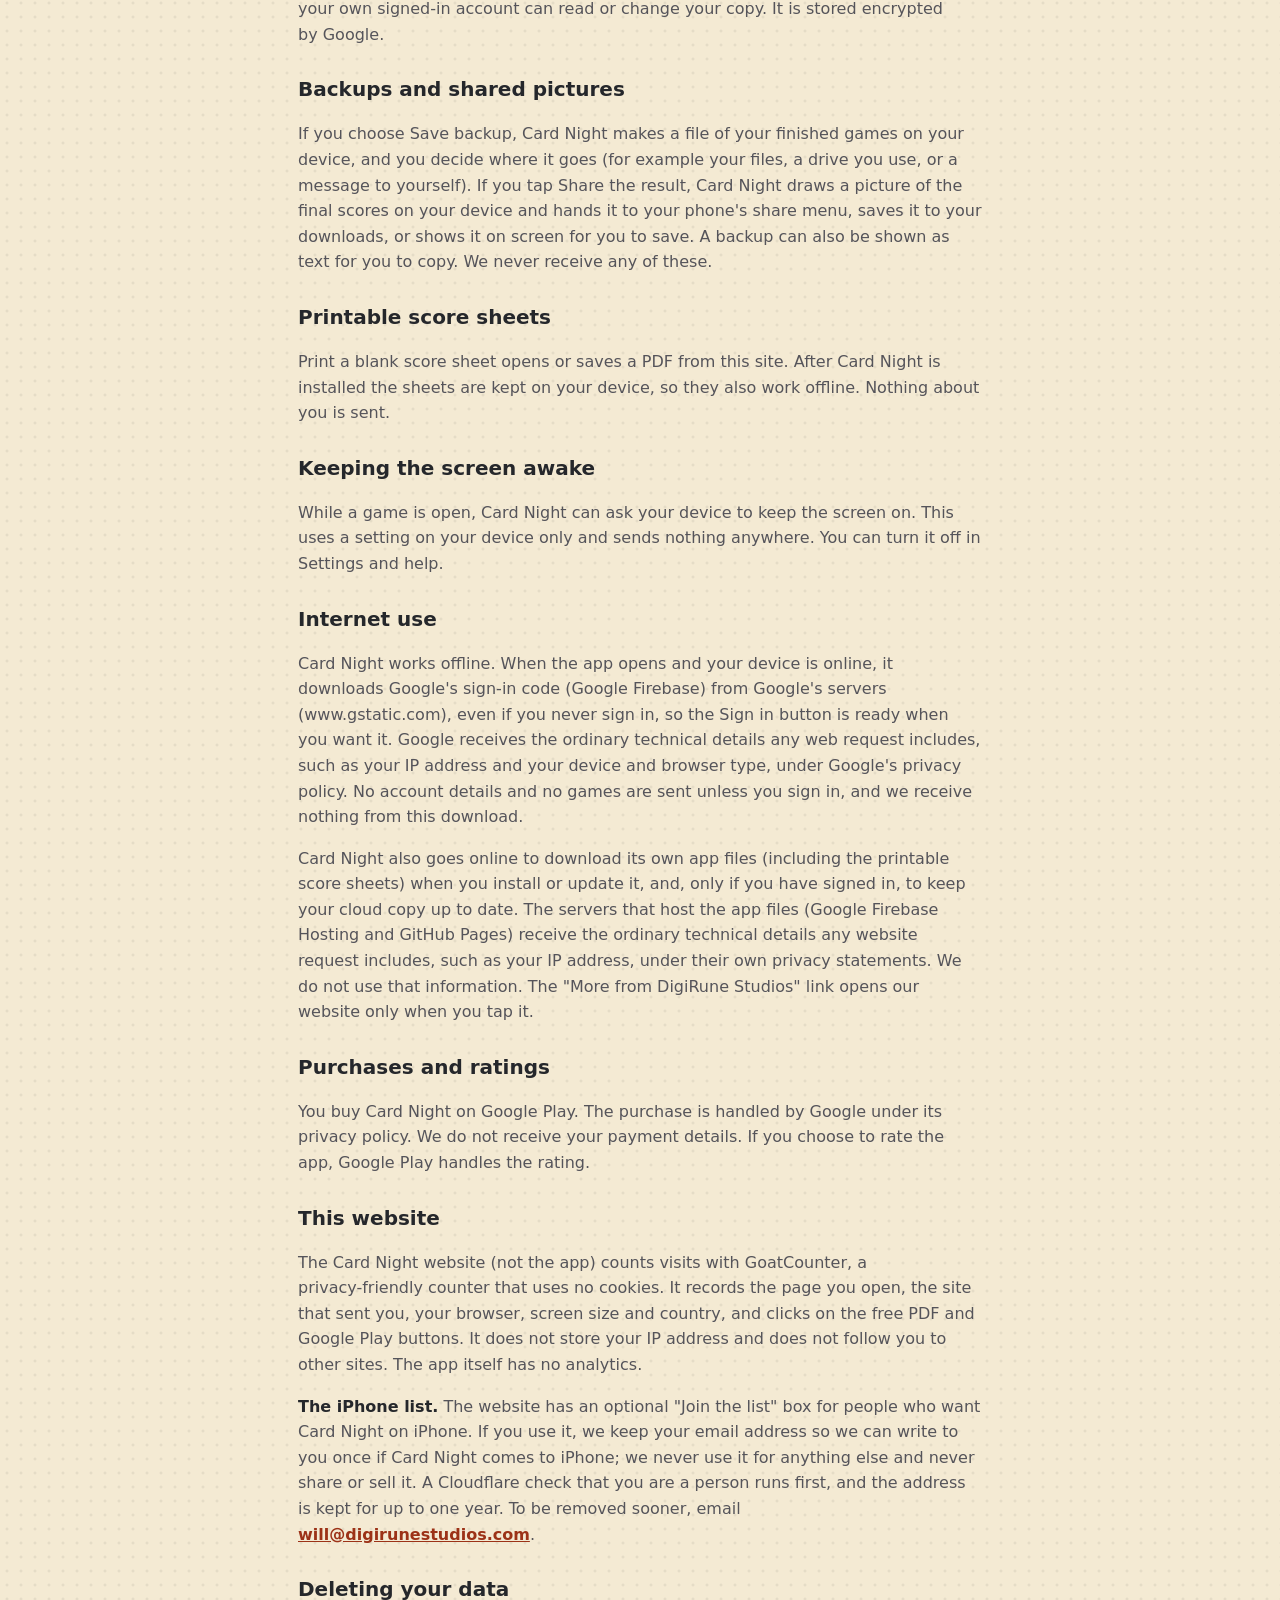
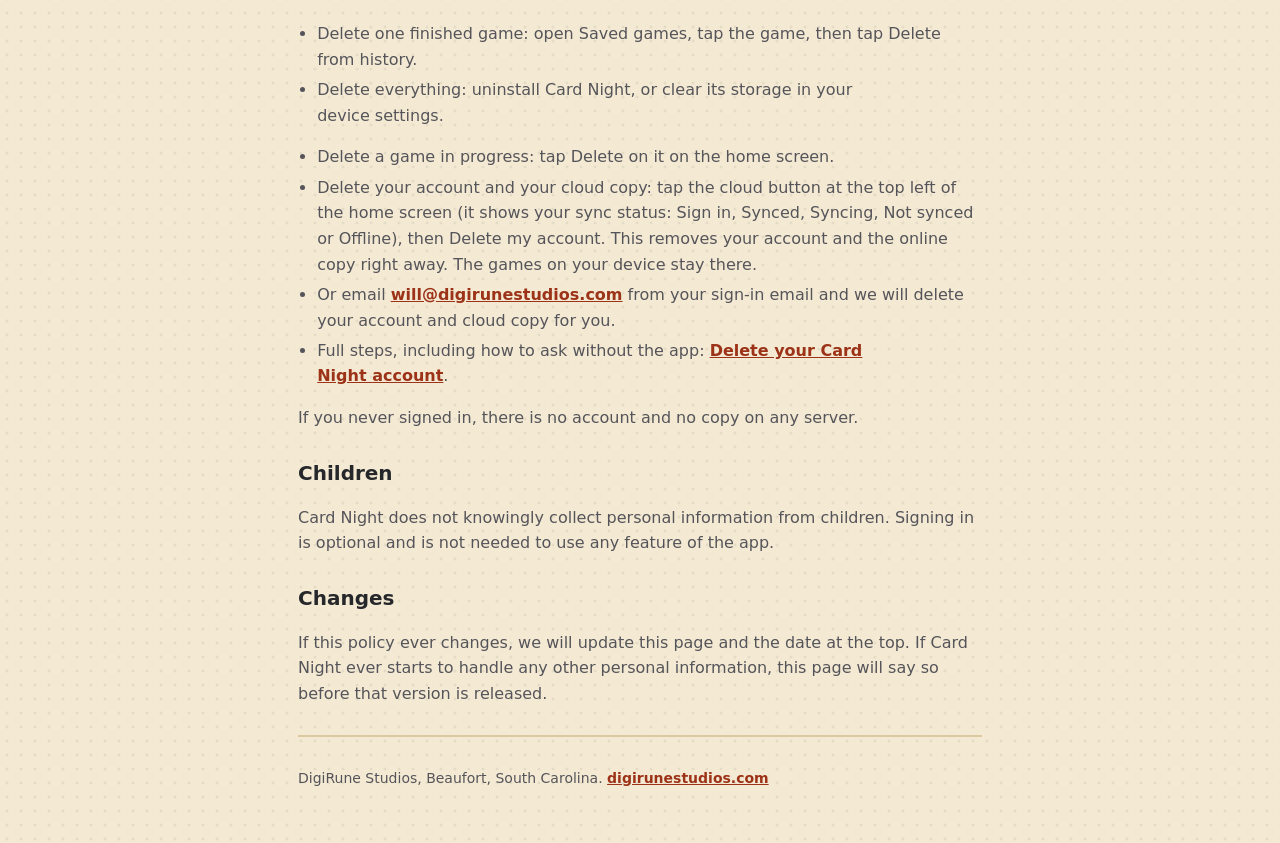
<file: privacy.html>
<!doctype html>
<html lang="en">
<head>
<meta charset="utf-8">
<meta name="viewport" content="width=device-width, initial-scale=1, viewport-fit=cover">
<title>Privacy Policy: Card Night</title>
<meta name="description" content="Card Night: Score Keeper has no ads and no tracking. If you choose to sign in with Google, your account details and games are kept in a private cloud copy.">
<meta name="theme-color" content="#145c60">
<link rel="icon" type="image/png" href="icons/icon-192.png">
<meta name="color-scheme" content="light dark">
<style>
:root{--bg:#f4ead3;--surface:#fffaf0;--ink:#25272b;--ink-2:#55545a;--line:#dcc9a2;--felt:#145c60;--on-felt:#fff6e4;--on-felt-2:#ffdf9e;--mustard:#e9a82b;--tomato:#de5434;--outline:#26282c;--link:#9c3217}
@media (prefers-color-scheme:dark){:root:not([data-theme="light"]){--bg:#162325;--surface:#1f2f31;--ink:#f7eedb;--ink-2:#c6c0b2;--line:#3a4d4f;--outline:#081314;--link:#ffae80}}
:root[data-theme="dark"]{--bg:#162325;--surface:#1f2f31;--ink:#f7eedb;--ink-2:#c6c0b2;--line:#3a4d4f;--outline:#081314;--link:#ffae80}
*{box-sizing:border-box}
html{-webkit-text-size-adjust:100%}
body{margin:0;background:radial-gradient(rgba(38,40,44,.075) 1.3px,transparent 1.7px) 0 0/14px 14px,var(--bg);color:var(--ink);font:16px/1.6 system-ui,-apple-system,"Segoe UI",Roboto,Arial,sans-serif}
header{background:var(--felt);color:var(--on-felt);padding:calc(env(safe-area-inset-top,0px) + 26px) 0 20px}
.stripes{height:10px;background:linear-gradient(var(--mustard) 0 33%,var(--tomato) 33% 66%,var(--outline) 66%)}
.wrap{max-width:720px;margin:0 auto;padding-left:max(18px,env(safe-area-inset-left));padding-right:max(18px,env(safe-area-inset-right))}
.brand{margin:0 0 4px;font-weight:700;letter-spacing:.14em;text-transform:uppercase;font-size:13px;color:var(--on-felt-2)}
h1{margin:0;font-family:"Trebuchet MS",system-ui,sans-serif;font-size:27px;line-height:1.15;text-shadow:2px 2px 0 var(--outline)}
.meta{margin:8px 0 0;color:var(--on-felt-2);font-size:14px}
main{padding:22px 0 calc(40px + env(safe-area-inset-bottom))}
.short{background:var(--surface);border:2px solid var(--outline);border-top:8px solid var(--mustard);border-radius:16px;box-shadow:3px 3px 0 var(--outline);padding:14px 18px;margin:0 0 8px}
.short p{margin:0}
h2{font-family:"Trebuchet MS",system-ui,sans-serif;font-size:20px;margin:26px 0 6px}
p,li{color:var(--ink-2)}
strong{color:var(--ink)}
ul{padding-left:1.2rem}
li{margin:.3rem 0}
a{color:var(--link);font-weight:700}
footer{border-top:2px solid var(--line);margin-top:28px;padding-top:16px;font-size:14px;color:var(--ink-2)}
h1,h2,h3{text-wrap:balance}p,li{text-wrap:pretty}
</style>
</head>
<body>
<header>
  <div class="wrap">
    <p class="brand">DigiRune Studios</p>
    <h1>Card Night: Score Keeper<br>Privacy Policy</h1>
    <p class="meta">Effective September 29, 2026. Last updated November 19, 2026 (version 1.1.1).</p>
  </div>
</header>
<div class="stripes"></div>
<main class="wrap">
  <div class="short">
    <p><strong>The short version:</strong> No ads and no tracking. You never need an account. If you do nothing, your games stay on your device. Only if you choose to sign in with your Google account do we keep your Google account ID, name, email address, profile picture link and a copy of your Card Night games online, so they follow you to your other phones and tablets. We never sell or share it, and you can delete it any time. When the app opens it downloads Google's sign-in code from Google's servers, even if you never sign in (see Internet use).</p>
  </div>

  <h2>Who we are</h2>
  <p>Card Night: Score Keeper ("Card Night") is made by DigiRune Studios (McCullough Development, Inc.) in Beaufort, South Carolina. Questions about this policy? Email <a href="mailto:will@digirunestudios.com">will@digirunestudios.com</a>.</p>

  <h2>What we collect</h2>
  <p>If you do not sign in: we receive nothing. Card Night has no analytics, no advertising and no tracking, and we receive no information about you. (Google's servers do see an ordinary web request when the app downloads Google's sign-in code; see Internet use.)</p>
  <p>If you choose to sign in with your Google account (optional, with the Sign in button at the top of the home screen), we keep:</p>
  <ul>
    <li>Your Google account ID, and the name, email address and profile picture link Google shares with us. We use these only to sign you in and keep your games together.</li>
    <li>A copy of your Card Night games and player names (described below), so they appear on each phone or tablet where you sign in.</li>
  </ul>
  <p>We do not sell, rent or share this information, and we do not use it for advertising.</p>

  <h2>What stays on your device</h2>
  <p>To keep your scores, Card Night saves these things in your device's own app storage:</p>
  <ul>
    <li>The game in progress: the game you picked, the house rules, player and team names you type, colors and each round's scores.</li>
    <li>Your finished games in Saved games.</li>
    <li>Your settings: light, dark or automatic display, larger text, and whether to keep the screen awake during a game.</li>
  </ul>
  <p>If you are not signed in, this information never leaves your device. If you sign in, your games in progress, finished games, player names you have used and a list of games you deleted (so other devices delete them too) are also kept in your private cloud copy. Your settings are included in that copy, but each device always keeps its own display settings. If a different Google account signs in on the same device, the first account's games are kept aside on that device (not shown and never uploaded to the other account) until the first account signs in there again.</p>

  <h2>Where your cloud copy is kept</h2>
  <p>Sign-in and the cloud copy use Google Firebase (Firebase Authentication and Cloud Firestore, in the United States), operated by Google under its privacy terms. Only your own signed-in account can read or change your copy. It is stored encrypted by Google.</p>

  <h2>Backups and shared pictures</h2>
  <p>If you choose Save backup, Card Night makes a file of your finished games on your device, and you decide where it goes (for example your files, a drive you use, or a message to yourself). If you tap Share the result, Card Night draws a picture of the final scores on your device and hands it to your phone's share menu, saves it to your downloads, or shows it on screen for you to save. A backup can also be shown as text for you to copy. We never receive any of these.</p>

  <h2>Printable score sheets</h2>
  <p>Print a blank score sheet opens or saves a PDF from this site. After Card Night is installed the sheets are kept on your device, so they also work offline. Nothing about you is sent.</p>

  <h2>Keeping the screen awake</h2>
  <p>While a game is open, Card Night can ask your device to keep the screen on. This uses a setting on your device only and sends nothing anywhere. You can turn it off in Settings and help.</p>

  <h2>Internet use</h2>
  <p>Card Night works offline. When the app opens and your device is online, it downloads Google's sign-in code (Google Firebase) from Google's servers (www.gstatic.com), even if you never sign in, so the Sign in button is ready when you want it. Google receives the ordinary technical details any web request includes, such as your IP address and your device and browser type, under Google's privacy policy. No account details and no games are sent unless you sign in, and we receive nothing from this download.</p>
  <p>Card Night also goes online to download its own app files (including the printable score sheets) when you install or update it, and, only if you have signed in, to keep your cloud copy up to date. The servers that host the app files (Google Firebase Hosting and GitHub Pages) receive the ordinary technical details any website request includes, such as your IP address, under their own privacy statements. We do not use that information. The "More from DigiRune Studios" link opens our website only when you tap it.</p>

  <h2>Purchases and ratings</h2>
  <p>You buy Card Night on Google Play. The purchase is handled by Google under its privacy policy. We do not receive your payment details. If you choose to rate the app, Google Play handles the rating.</p>

  <h2>This website</h2>
  <p>The Card&nbsp;Night website (not the app) counts visits with GoatCounter, a privacy-&#8288;friendly counter that uses no cookies. It records the page you open, the site that sent you, your browser, screen size and country, and clicks on the free PDF and Google&nbsp;Play buttons. It does not store your IP address and does not follow you to other sites. The app itself has no analytics.</p>
  <p><strong>The iPhone list.</strong> The website has an optional "Join the list" box for people who want Card&nbsp;Night on iPhone. If you use it, we keep your email address so we can write to you once if Card&nbsp;Night comes to iPhone; we never use it for anything else and never share or sell it. A Cloudflare check that you are a person runs first, and the address is kept for up to one year. To be removed sooner, email <a href="mailto:will@digirunestudios.com">will@digirunestudios.com</a>.</p>

  <h2>Deleting your data</h2>
  <ul>
    <li>Delete one finished game: open Saved games, tap the game, then tap Delete from history.</li>
    <li>Delete everything: uninstall Card Night, or clear its storage in your device settings.</li>
  </ul>
  <ul>
    <li>Delete a game in progress: tap Delete on it on the home screen.</li>
    <li>Delete your account and your cloud copy: tap the cloud button at the top left of the home screen (it shows your sync status: Sign in, Synced, Syncing, Not synced or Offline), then Delete my account. This removes your account and the online copy right away. The games on your device stay there.</li>
    <li>Or email <a href="mailto:will@digirunestudios.com">will@digirunestudios.com</a> from your sign-in email and we will delete your account and cloud copy for you.</li>
    <li>Full steps, including how to ask without the app: <a href="https://cardnight.digirunestudios.com/delete-account.html">Delete your Card Night account</a>.</li>
  </ul>
  <p>If you never signed in, there is no account and no copy on any server.</p>

  <h2>Children</h2>
  <p>Card Night does not knowingly collect personal information from children. Signing in is optional and is not needed to use any feature of the app.</p>

  <h2>Changes</h2>
  <p>If this policy ever changes, we will update this page and the date at the top. If Card Night ever starts to handle any other personal information, this page will say so before that version is released.</p>

  <footer>
    <p>DigiRune Studios, Beaufort, South Carolina. <a href="https://digirunestudios.com" target="_blank" rel="noopener">digirunestudios.com</a></p>
  </footer>
</main>
<script>window.goatcounter={path:function(p){return location.host+p}}</script>
<!-- GoatCounter: privacy-friendly visit counting, no cookies -->
<script data-goatcounter="https://digirune.goatcounter.com/count" async src="//gc.zgo.at/count.js"></script>
</body>
</html>
</file>
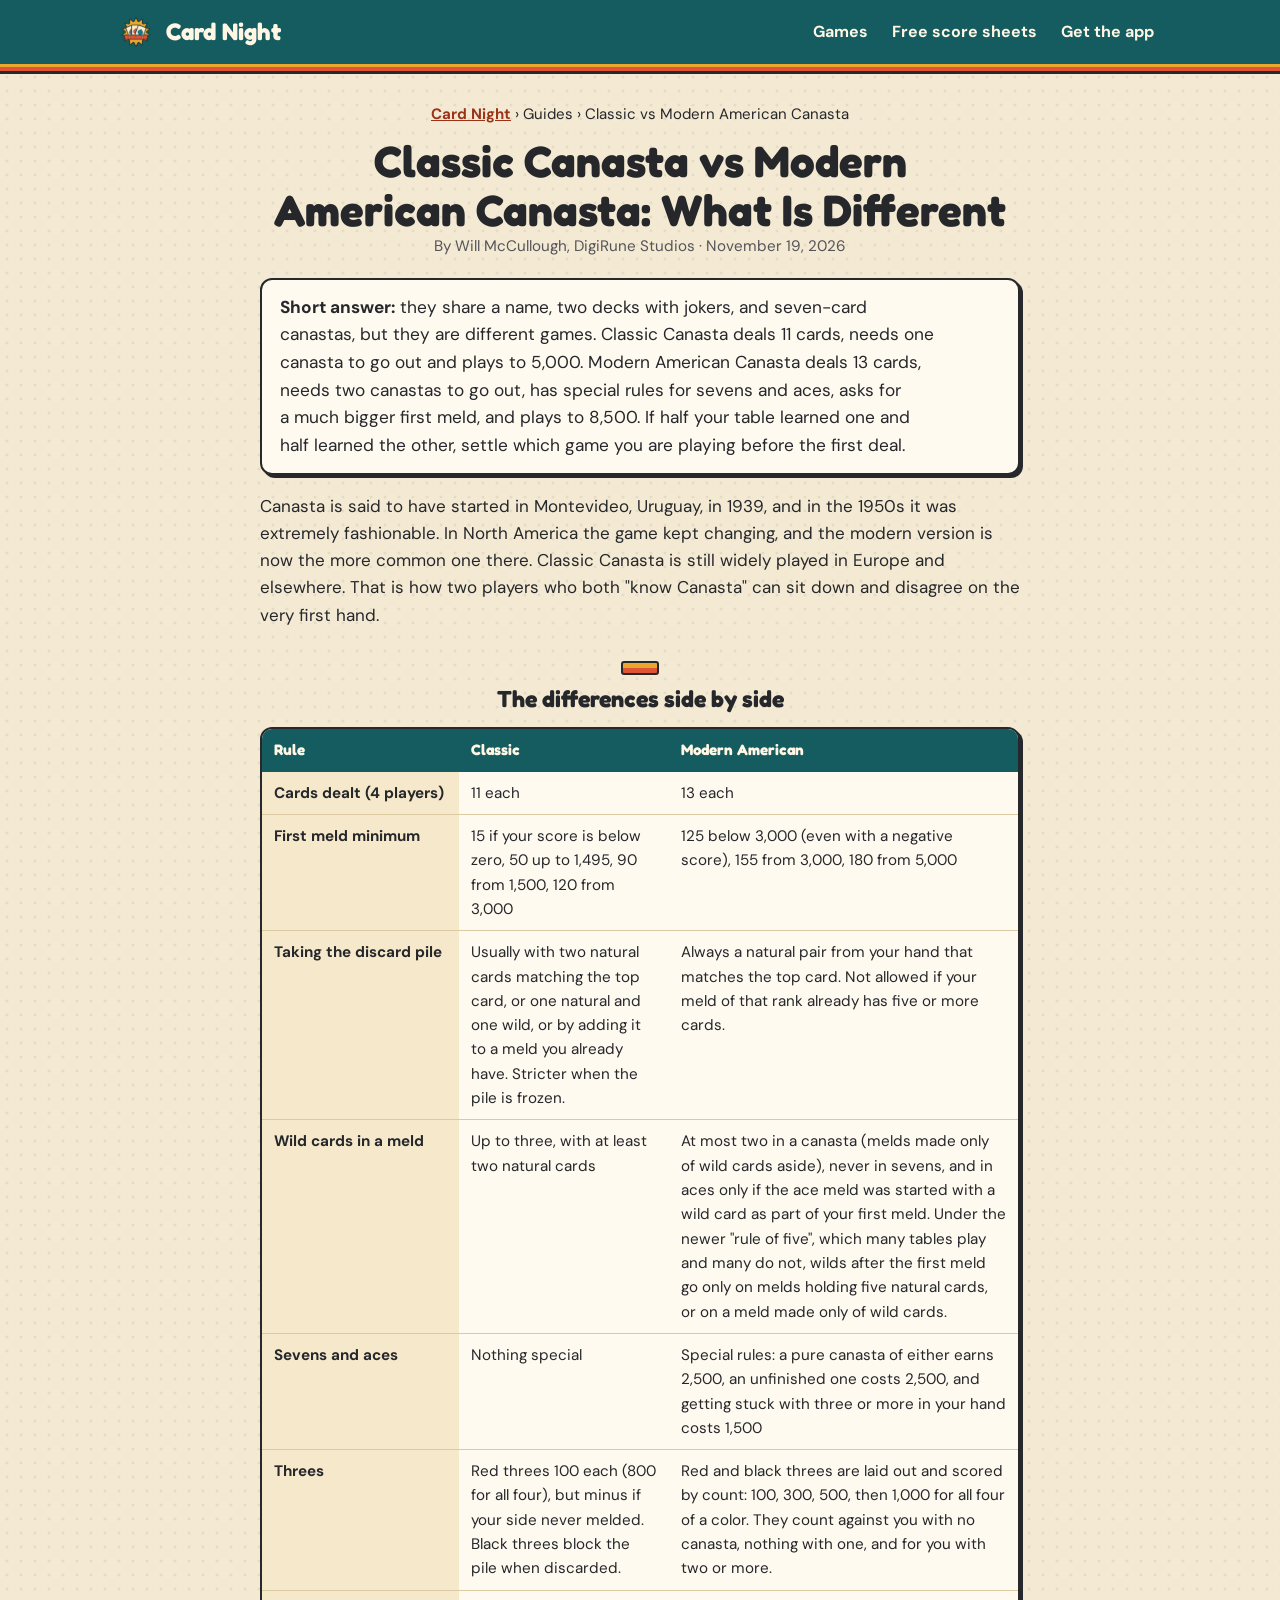
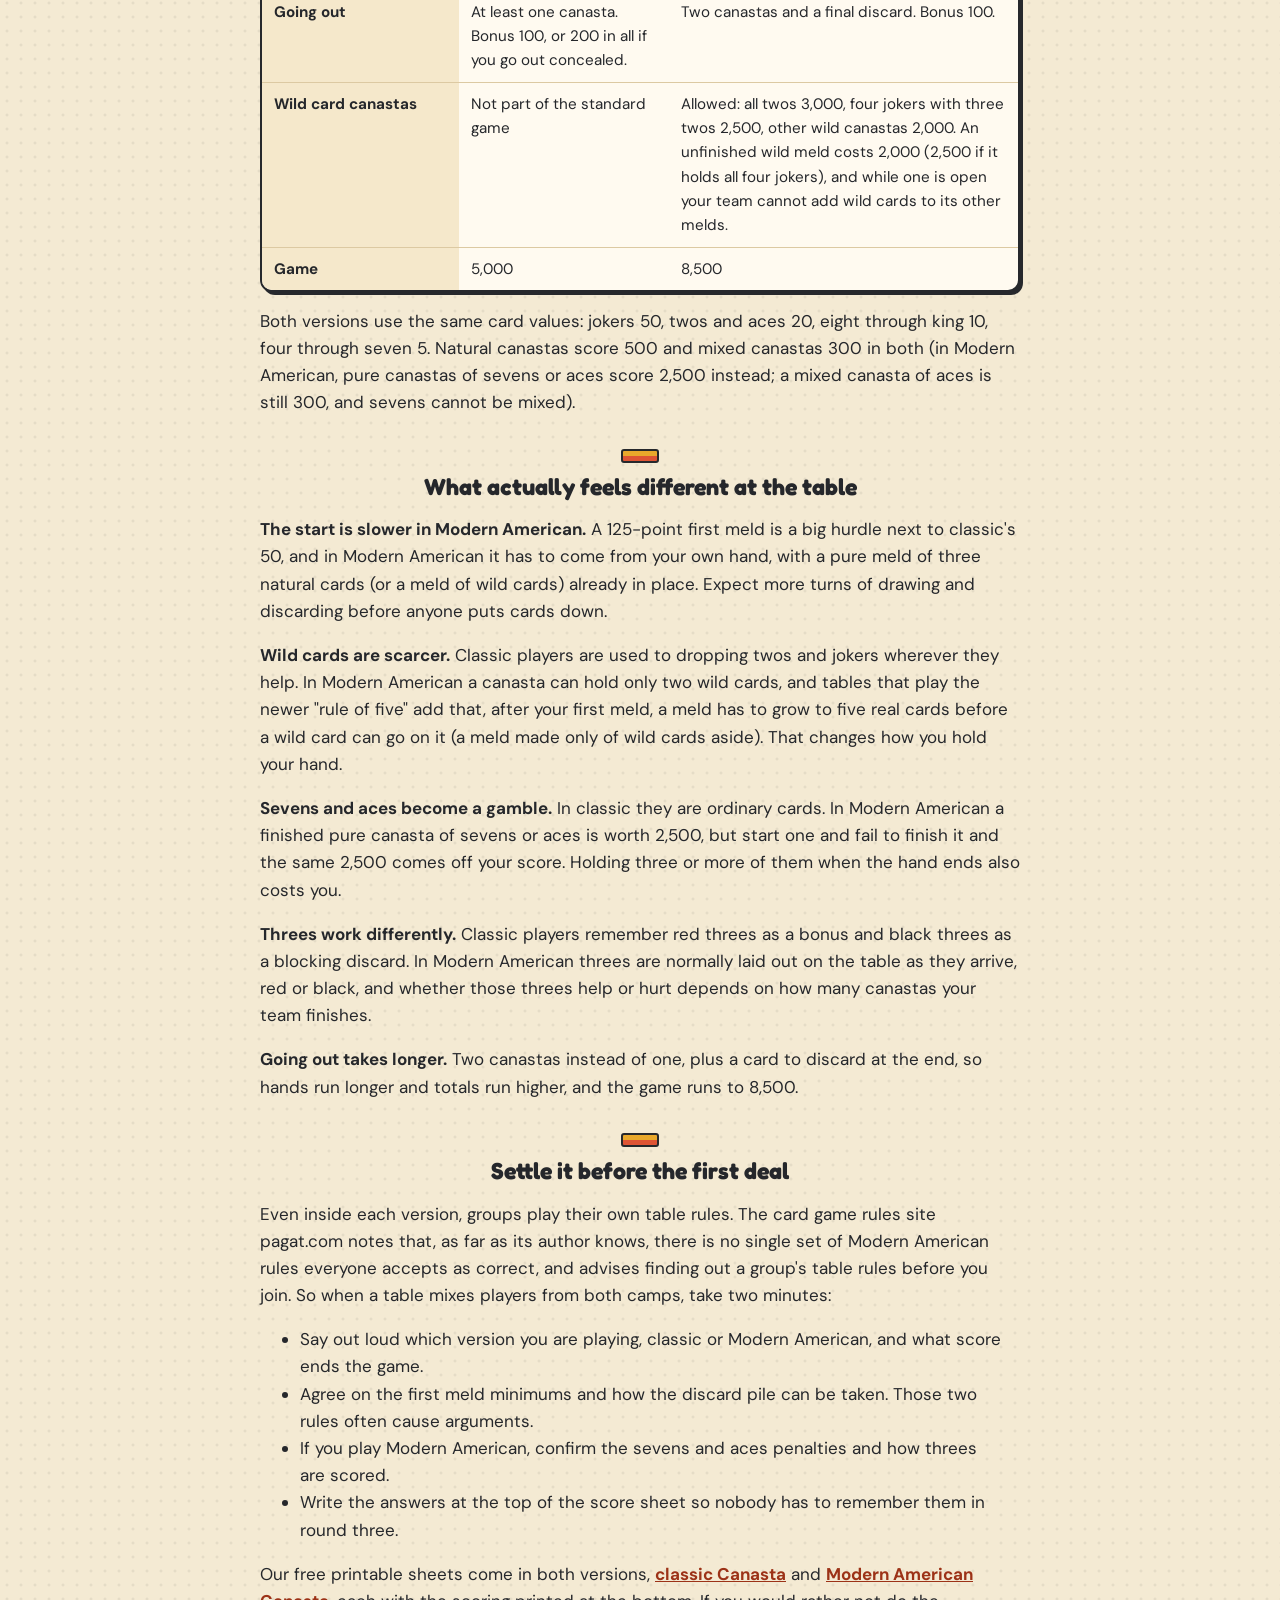
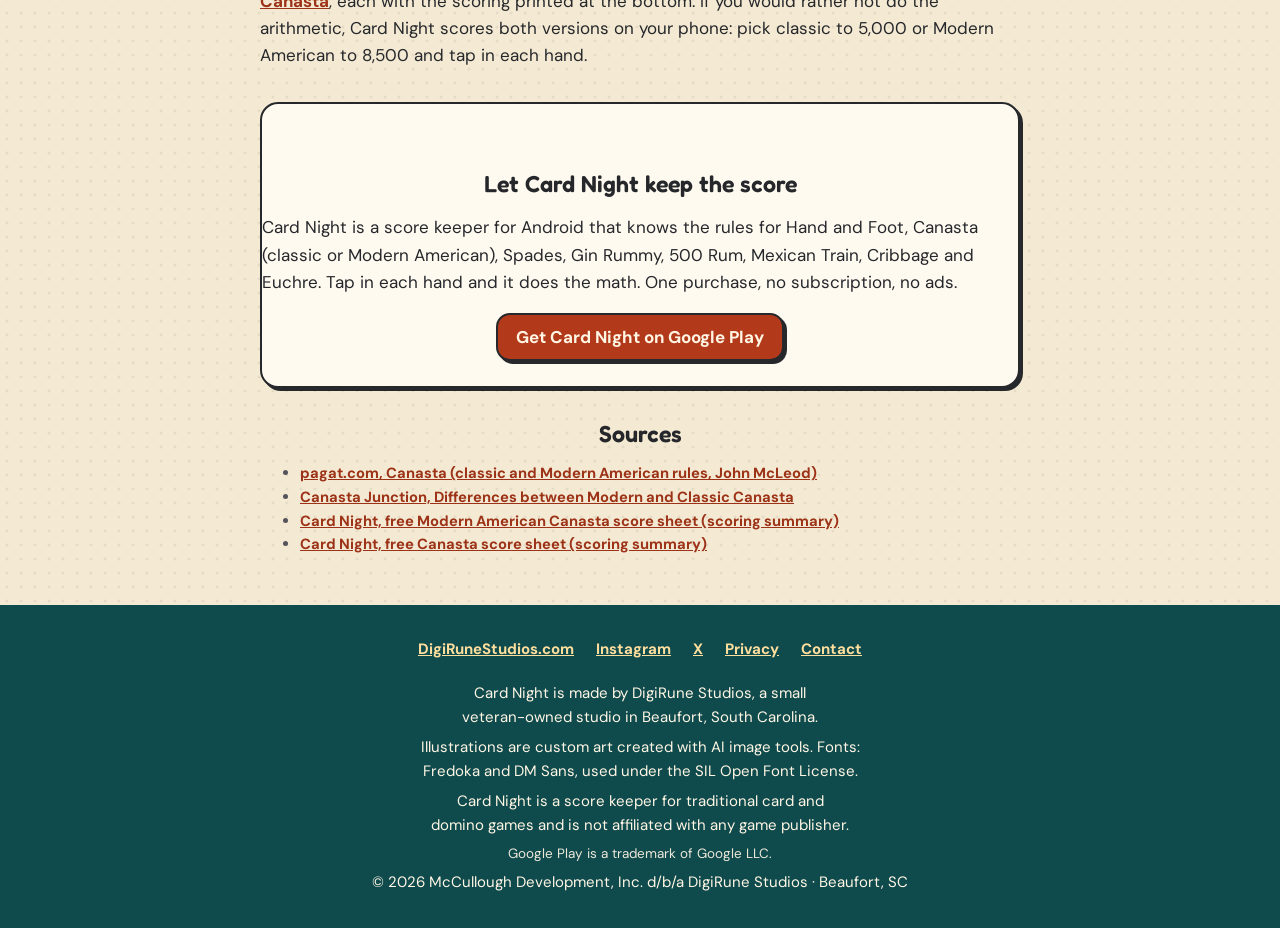
<file: guides/classic-vs-modern-american-canasta.html>
<!doctype html>
<html lang="en">
<head>
<meta charset="utf-8">
<meta name="viewport" content="width=device-width, initial-scale=1, viewport-fit=cover">
<title>Classic Canasta vs Modern American Canasta: What Is Different | Card Night</title>
<meta name="description" content="Classic Canasta and Modern American Canasta share a name, not a rulebook. The differences that change your score, side by side, so a mixed table can agree on one game.">
<link rel="canonical" href="https://cardnight.digirunestudios.com/guides/classic-vs-modern-american-canasta.html">
<meta property="og:type" content="article">
<meta property="og:site_name" content="Card Night: Score Keeper">
<meta property="og:url" content="https://cardnight.digirunestudios.com/guides/classic-vs-modern-american-canasta.html">
<meta property="og:title" content="Classic Canasta vs Modern American Canasta: What Is Different | Card Night">
<meta property="og:description" content="Classic Canasta and Modern American Canasta share a name, not a rulebook. The differences that change your score, side by side, so a mixed table can agree on one game.">
<meta property="og:image" content="https://cardnight.digirunestudios.com/site/img/og/modern-american-canasta-score-sheet-1200x630.jpg">
<meta name="twitter:card" content="summary_large_image">
<meta name="twitter:title" content="Classic Canasta vs Modern American Canasta: What Is Different | Card Night">
<meta name="twitter:description" content="Classic Canasta and Modern American Canasta share a name, not a rulebook. The differences that change your score, side by side, so a mixed table can agree on one game.">
<meta name="twitter:image" content="https://cardnight.digirunestudios.com/site/img/og/modern-american-canasta-score-sheet-1200x630.jpg">
<meta name="author" content="Will McCullough, DigiRune Studios">
<meta name="theme-color" content="#145c60">
<link rel="icon" type="image/png" sizes="192x192" href="../icons/icon-192.png">
<link rel="apple-touch-icon" href="../icons/apple-touch-icon-180.png">
<link rel="preload" href="../site/fonts/fredoka.woff2" as="font" type="font/woff2" crossorigin>
<link rel="stylesheet" href="../site/site.css">
<script type="application/ld+json">{"@context": "https://schema.org", "@type": "Article", "headline": "Classic Canasta vs Modern American Canasta: What Is Different", "description": "Classic Canasta and Modern American Canasta share a name, not a rulebook. The differences that change your score, side by side, so a mixed table can agree on one game.", "author": {"@type": "Person", "name": "Will McCullough", "worksFor": {"@type": "Organization", "name": "DigiRune Studios", "url": "https://digirunestudios.com/"}}, "publisher": {"@type": "Organization", "name": "DigiRune Studios", "url": "https://digirunestudios.com/"}, "datePublished": "2026-11-19", "dateModified": "2026-11-19", "mainEntityOfPage": "https://cardnight.digirunestudios.com/guides/classic-vs-modern-american-canasta.html", "image": "https://cardnight.digirunestudios.com/site/img/og/modern-american-canasta-score-sheet-1200x630.jpg"}</script>
</head>
<body>
<a class="skip" href="#main">Skip to the page content</a>
<header class="bar"><div class="wrap">
  <a class="brand" href="../"><img src="../icons/icon-192.png" alt="" width="40" height="40">Card&nbsp;Night</a>
  <nav aria-label="Site"><a href="../#games">Games</a><a href="../#printables">Free score sheets</a><a href="../#get">Get the app</a></nav>
</div></header>
<div class="stripes"></div>
<main id="main"><div class="wrap">
  <nav class="crumbs" aria-label="Breadcrumb"><a href="../">Card&nbsp;Night</a> &rsaquo; Guides &rsaquo; Classic vs Modern American Canasta</nav>
  <article class="guide">
    <h1 class="pageh1">Classic Canasta vs Modern American Canasta: What Is Different</h1>
    <p class="byline">By Will McCullough, DigiRune&nbsp;Studios &middot; <time datetime="2026-11-19">November 19, 2026</time></p>
    <p class="lead"><b>Short answer:</b> they share a name, two decks with jokers, and seven-card canastas, but they are different games. Classic Canasta deals 11 cards, needs one canasta to go out and plays to 5,000. Modern American Canasta deals 13 cards, needs two canastas to go out, has special rules for sevens and aces, asks for a much bigger first meld, and plays to 8,500. If half your table learned one and half learned the other, settle which game you are playing before the first deal.</p>
    <p>Canasta is said to have started in Montevideo, Uruguay, in 1939, and in the 1950s it was extremely fashionable. In North America the game kept changing, and the modern version is now the more common one there. Classic Canasta is still widely played in Europe and elsewhere. That is how two players who both "know Canasta" can sit down and disagree on the very first hand.</p>

    <h2>The differences side by side</h2>
    <div class="tablewrap"><table class="cmp">
      <thead><tr><th scope="col">Rule</th><th scope="col">Classic</th><th scope="col">Modern American</th></tr></thead>
      <tbody>
        <tr><th scope="row">Cards dealt (4 players)</th><td>11 each</td><td>13 each</td></tr>
        <tr><th scope="row">First meld minimum</th><td>15 if your score is below zero, 50 up to 1,495, 90 from 1,500, 120 from 3,000</td><td>125 below 3,000 (even with a negative score), 155 from 3,000, 180 from 5,000</td></tr>
        <tr><th scope="row">Taking the discard pile</th><td>Usually with two natural cards matching the top card, or one natural and one wild, or by adding it to a meld you already have. Stricter when the pile is frozen.</td><td>Always a natural pair from your hand that matches the top card. Not allowed if your meld of that rank already has five or more cards.</td></tr>
        <tr><th scope="row">Wild cards in a meld</th><td>Up to three, with at least two natural cards</td><td>At most two in a canasta (melds made only of wild cards aside), never in sevens, and in aces only if the ace meld was started with a wild card as part of your first meld. Under the newer "rule of five", which many tables play and many do not, wilds after the first meld go only on melds holding five natural cards, or on a meld made only of wild cards.</td></tr>
        <tr><th scope="row">Sevens and aces</th><td>Nothing special</td><td>Special rules: a pure canasta of either earns 2,500, an unfinished one costs 2,500, and getting stuck with three or more in your hand costs 1,500</td></tr>
        <tr><th scope="row">Threes</th><td>Red threes 100 each (800 for all four), but minus if your side never melded. Black threes block the pile when discarded.</td><td>Red and black threes are laid out and scored by count: 100, 300, 500, then 1,000 for all four of a color. They count against you with no canasta, nothing with one, and for you with two or more.</td></tr>
        <tr><th scope="row">Going out</th><td>At least one canasta. Bonus 100, or 200 in all if you go out concealed.</td><td>Two canastas and a final discard. Bonus 100.</td></tr>
        <tr><th scope="row">Wild card canastas</th><td>Not part of the standard game</td><td>Allowed: all twos 3,000, four jokers with three twos 2,500, other wild canastas 2,000. An unfinished wild meld costs 2,000 (2,500 if it holds all four jokers), and while one is open your team cannot add wild cards to its other melds.</td></tr>
        <tr><th scope="row">Game</th><td>5,000</td><td>8,500</td></tr>
      </tbody>
    </table></div>
    <p class="note">Both versions use the same card values: jokers 50, twos and aces 20, eight through king 10, four through seven 5. Natural canastas score 500 and mixed canastas 300 in both (in Modern American, pure canastas of sevens or aces score 2,500 instead; a mixed canasta of aces is still 300, and sevens cannot be mixed).</p>

    <h2>What actually feels different at the table</h2>
    <p><b>The start is slower in Modern American.</b> A 125-point first meld is a big hurdle next to classic's 50, and in Modern American it has to come from your own hand, with a pure meld of three natural cards (or a meld of wild cards) already in place. Expect more turns of drawing and discarding before anyone puts cards down.</p>
    <p><b>Wild cards are scarcer.</b> Classic players are used to dropping twos and jokers wherever they help. In Modern American a canasta can hold only two wild cards, and tables that play the newer "rule of five" add that, after your first meld, a meld has to grow to five real cards before a wild card can go on it (a meld made only of wild cards aside). That changes how you hold your hand.</p>
    <p><b>Sevens and aces become a gamble.</b> In classic they are ordinary cards. In Modern American a finished pure canasta of sevens or aces is worth 2,500, but start one and fail to finish it and the same 2,500 comes off your score. Holding three or more of them when the hand ends also costs you.</p>
    <p><b>Threes work differently.</b> Classic players remember red threes as a bonus and black threes as a blocking discard. In Modern American threes are normally laid out on the table as they arrive, red or black, and whether those threes help or hurt depends on how many canastas your team finishes.</p>
    <p><b>Going out takes longer.</b> Two canastas instead of one, plus a card to discard at the end, so hands run longer and totals run higher, and the game runs to 8,500.</p>

    <h2>Settle it before the first deal</h2>
    <p>Even inside each version, groups play their own table rules. The card game rules site pagat.com notes that, as far as its author knows, there is no single set of Modern American rules everyone accepts as correct, and advises finding out a group's table rules before you join. So when a table mixes players from both camps, take two minutes:</p>
    <ul>
      <li>Say out loud which version you are playing, classic or Modern American, and what score ends the game.</li>
      <li>Agree on the first meld minimums and how the discard pile can be taken. Those two rules often cause arguments.</li>
      <li>If you play Modern American, confirm the sevens and aces penalties and how threes are scored.</li>
      <li>Write the answers at the top of the score sheet so nobody has to remember them in round three.</li>
    </ul>
    <p>Our free printable sheets come in both versions, <a href="../printables/canasta.html">classic Canasta</a> and <a href="../printables/modern-american-canasta.html">Modern American Canasta</a>, each with the scoring printed at the bottom. If you would rather not do the arithmetic, Card&nbsp;Night scores both versions on your phone: pick classic to 5,000 or Modern American to 8,500 and tap in each hand.</p>

    <section class="card guidecta" aria-labelledby="cta">
      <h2 id="cta" class="h3">Let Card&nbsp;Night keep the score</h2>
      <p>Card&nbsp;Night is a score keeper for Android that knows the rules for Hand and Foot, Canasta (classic or Modern American), Spades, Gin Rummy, 500 Rum, Mexican Train, Cribbage and Euchre. Tap in each hand and it does the math. One purchase, no subscription, no ads.</p>
      <p class="row center"><a class="btn primary" href="https://digirunestudios.com/go/cardnight.html?utm_source=guide-classic-vs-modern-american-canasta">Get Card&nbsp;Night on Google&nbsp;Play</a></p>
    </section>
    <h2 class="h3">Sources</h2>
    <ul class="srcs"><li><a href="https://www.pagat.com/rummy/canasta.html">pagat.com, Canasta (classic and Modern American rules, John McLeod)</a></li><li><a href="https://canastajunction.com/2024/07/01/differences-between-modern-and-classic-canasta/">Canasta Junction, Differences between Modern and Classic Canasta</a></li><li><a href="https://cardnight.digirunestudios.com/printables/modern-american-canasta.html">Card Night, free Modern American Canasta score sheet (scoring summary)</a></li><li><a href="https://cardnight.digirunestudios.com/printables/canasta.html">Card Night, free Canasta score sheet (scoring summary)</a></li></ul>
  </article>
</div></main>
<footer><div class="wrap">
  <ul class="links">
    <li><a href="https://digirunestudios.com/">DigiRuneStudios.com</a></li>
    <li><a href="https://www.instagram.com/digirune/">Instagram</a></li>
    <li><a href="https://x.com/DigiRuneStudios">X</a></li>
    <li><a href="../privacy.html">Privacy</a></li>
    <li><a href="mailto:will@digirunestudios.com">Contact</a></li>
  </ul>
  <p>Card&nbsp;Night is made by DigiRune&nbsp;Studios, a small veteran-&#8288;owned studio in Beaufort, South&nbsp;Carolina.</p>
  <p>Illustrations are custom art created with AI image tools. Fonts: Fredoka and DM Sans, used under the SIL Open Font License.</p>
  <p>Card&nbsp;Night is a score&nbsp;keeper for traditional card and domino games and is not affiliated with any game publisher.</p>
  <p class="tm">Google&nbsp;Play is a trademark of Google LLC.</p>
  <p>&copy; 2026 McCullough Development, Inc. d/b/a DigiRune&nbsp;Studios &middot; Beaufort, SC</p>
</div></footer>
<script src="../site/site.js" defer></script>
<script>window.goatcounter={path:function(p){return location.host+p}}</script>
<!-- GoatCounter: privacy-friendly visit counting, no cookies -->
<script data-goatcounter="https://digirune.goatcounter.com/count" async src="//gc.zgo.at/count.js"></script>
</body>
</html>
</file>
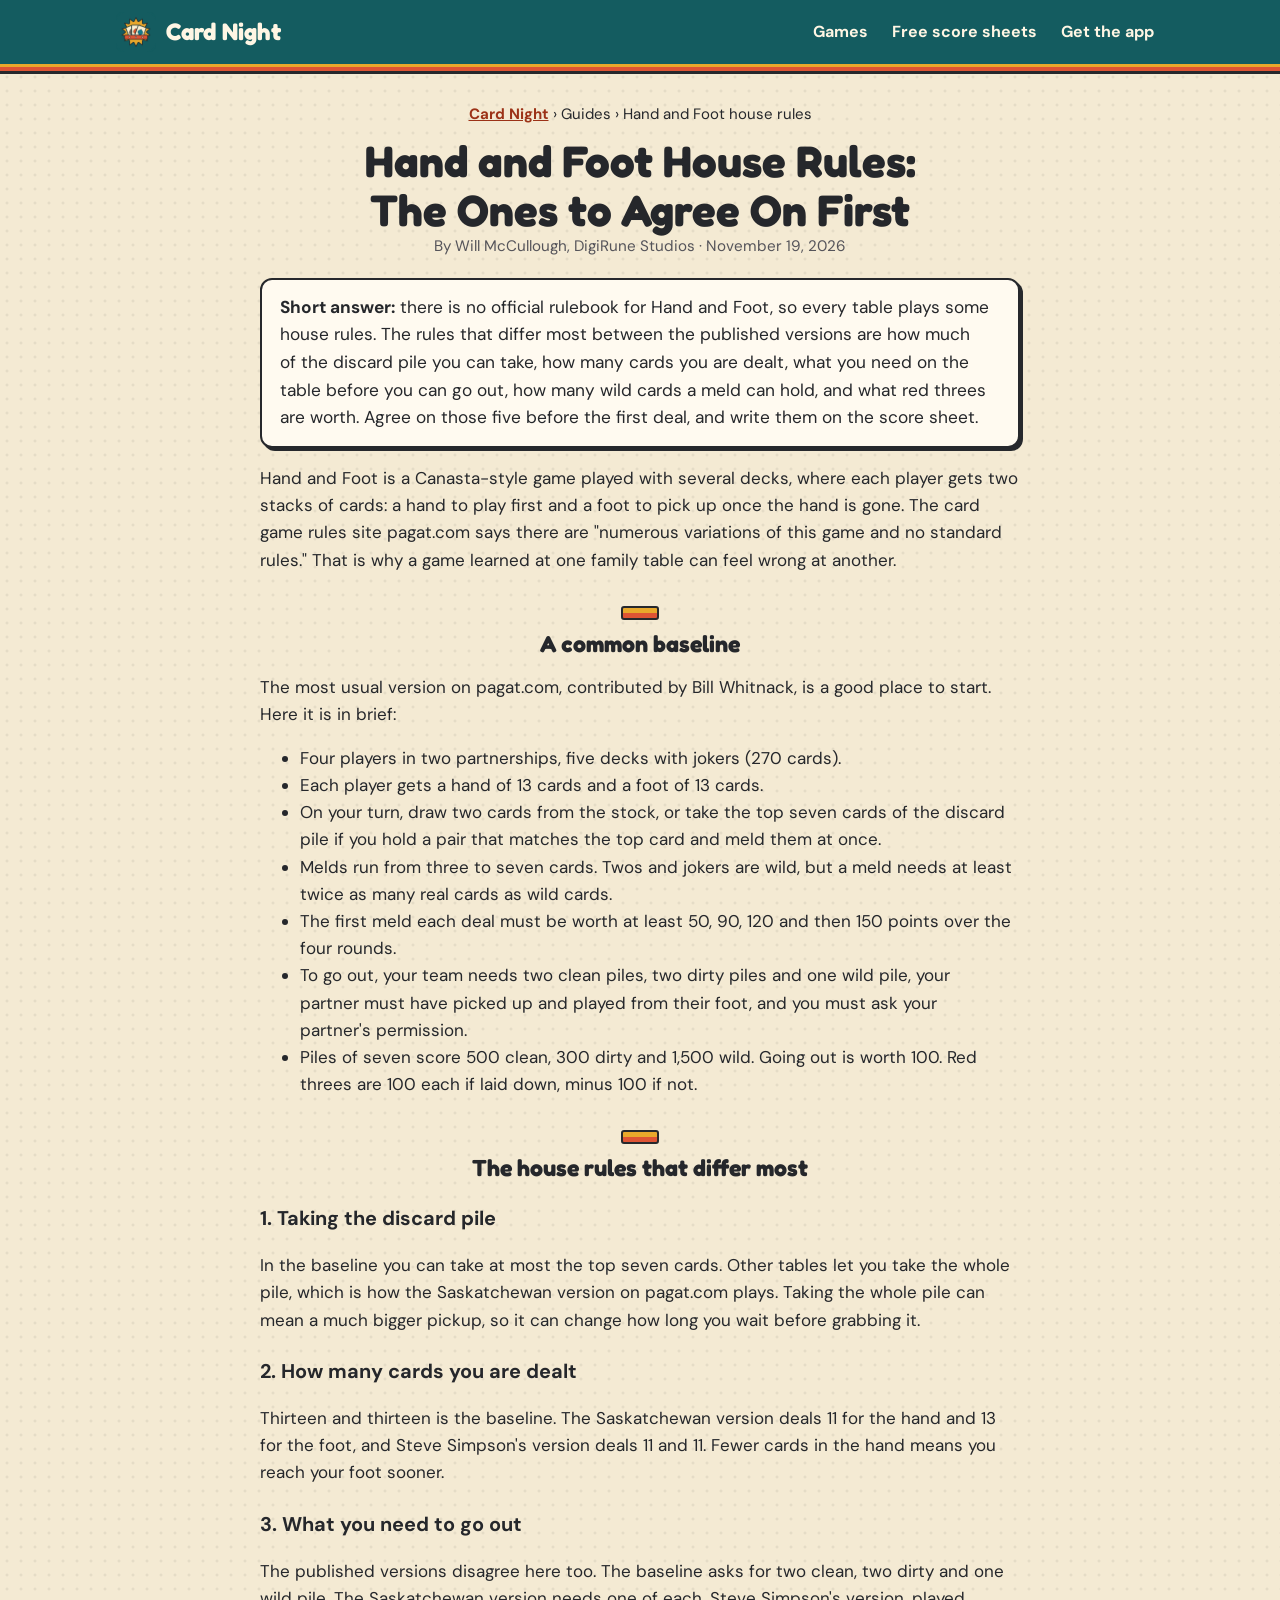
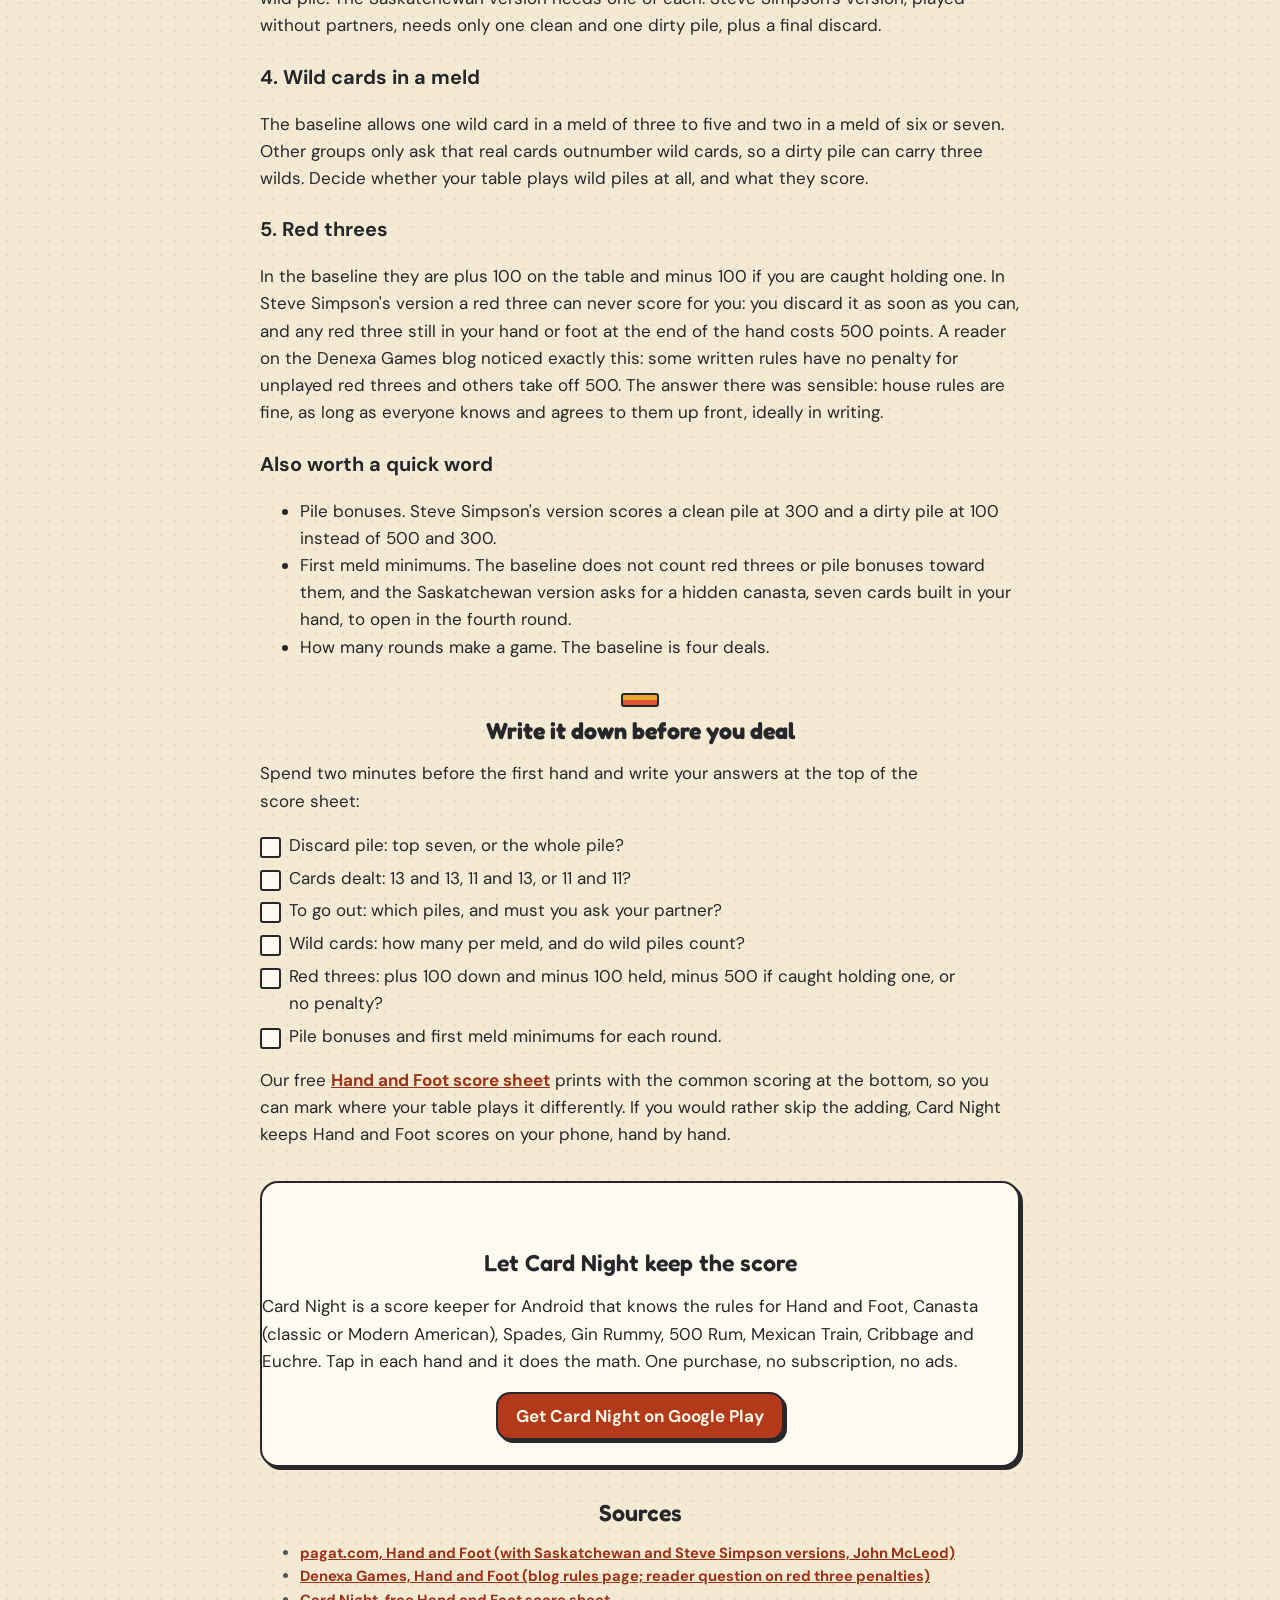
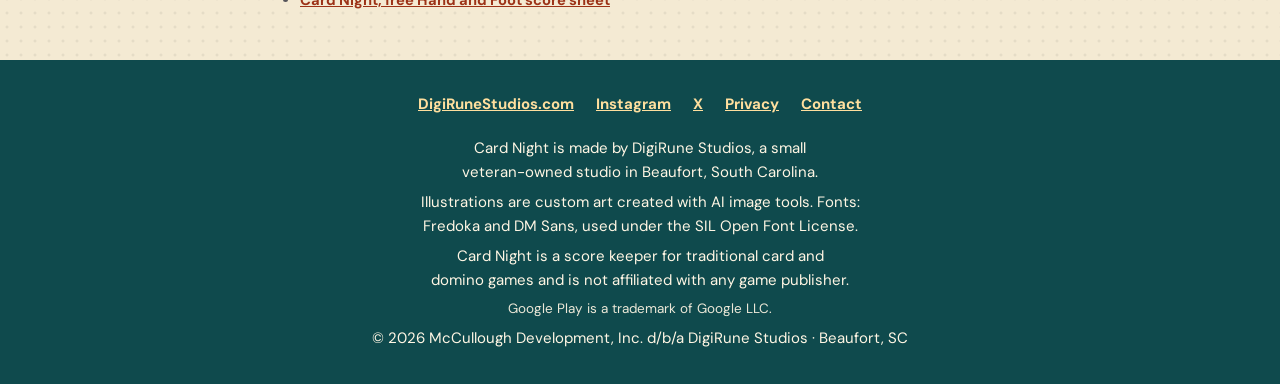
<file: guides/hand-and-foot-house-rules.html>
<!doctype html>
<html lang="en">
<head>
<meta charset="utf-8">
<meta name="viewport" content="width=device-width, initial-scale=1, viewport-fit=cover">
<title>Hand and Foot House Rules: The Ones to Agree On First | Card Night</title>
<meta name="description" content="Hand and Foot has no official rulebook. The house rules that differ most from table to table, a common baseline, and a checklist to settle before the first deal.">
<link rel="canonical" href="https://cardnight.digirunestudios.com/guides/hand-and-foot-house-rules.html">
<meta property="og:type" content="article">
<meta property="og:site_name" content="Card Night: Score Keeper">
<meta property="og:url" content="https://cardnight.digirunestudios.com/guides/hand-and-foot-house-rules.html">
<meta property="og:title" content="Hand and Foot House Rules: The Ones to Agree On First | Card Night">
<meta property="og:description" content="Hand and Foot has no official rulebook. The house rules that differ most from table to table, a common baseline, and a checklist to settle before the first deal.">
<meta property="og:image" content="https://cardnight.digirunestudios.com/site/img/og/hand-and-foot-score-sheet-1200x630.jpg">
<meta name="twitter:card" content="summary_large_image">
<meta name="twitter:title" content="Hand and Foot House Rules: The Ones to Agree On First | Card Night">
<meta name="twitter:description" content="Hand and Foot has no official rulebook. The house rules that differ most from table to table, a common baseline, and a checklist to settle before the first deal.">
<meta name="twitter:image" content="https://cardnight.digirunestudios.com/site/img/og/hand-and-foot-score-sheet-1200x630.jpg">
<meta name="author" content="Will McCullough, DigiRune Studios">
<meta name="theme-color" content="#145c60">
<link rel="icon" type="image/png" sizes="192x192" href="../icons/icon-192.png">
<link rel="apple-touch-icon" href="../icons/apple-touch-icon-180.png">
<link rel="preload" href="../site/fonts/fredoka.woff2" as="font" type="font/woff2" crossorigin>
<link rel="stylesheet" href="../site/site.css">
<script type="application/ld+json">{"@context": "https://schema.org", "@type": "Article", "headline": "Hand and Foot House Rules: The Ones to Agree On First", "description": "Hand and Foot has no official rulebook. The house rules that differ most from table to table, a common baseline, and a checklist to settle before the first deal.", "author": {"@type": "Person", "name": "Will McCullough", "worksFor": {"@type": "Organization", "name": "DigiRune Studios", "url": "https://digirunestudios.com/"}}, "publisher": {"@type": "Organization", "name": "DigiRune Studios", "url": "https://digirunestudios.com/"}, "datePublished": "2026-11-19", "dateModified": "2026-11-19", "mainEntityOfPage": "https://cardnight.digirunestudios.com/guides/hand-and-foot-house-rules.html", "image": "https://cardnight.digirunestudios.com/site/img/og/hand-and-foot-score-sheet-1200x630.jpg"}</script>
</head>
<body>
<a class="skip" href="#main">Skip to the page content</a>
<header class="bar"><div class="wrap">
  <a class="brand" href="../"><img src="../icons/icon-192.png" alt="" width="40" height="40">Card&nbsp;Night</a>
  <nav aria-label="Site"><a href="../#games">Games</a><a href="../#printables">Free score sheets</a><a href="../#get">Get the app</a></nav>
</div></header>
<div class="stripes"></div>
<main id="main"><div class="wrap">
  <nav class="crumbs" aria-label="Breadcrumb"><a href="../">Card&nbsp;Night</a> &rsaquo; Guides &rsaquo; Hand and Foot house rules</nav>
  <article class="guide">
    <h1 class="pageh1">Hand and Foot House Rules: The Ones to Agree On First</h1>
    <p class="byline">By Will McCullough, DigiRune&nbsp;Studios &middot; <time datetime="2026-11-19">November 19, 2026</time></p>
    <p class="lead"><b>Short answer:</b> there is no official rulebook for Hand and Foot, so every table plays some house rules. The rules that differ most between the published versions are how much of the discard pile you can take, how many cards you are dealt, what you need on the table before you can go out, how many wild cards a meld can hold, and what red threes are worth. Agree on those five before the first deal, and write them on the score sheet.</p>
    <p>Hand and Foot is a Canasta-style game played with several decks, where each player gets two stacks of cards: a hand to play first and a foot to pick up once the hand is gone. The card game rules site pagat.com says there are "numerous variations of this game and no standard rules." That is why a game learned at one family table can feel wrong at another.</p>

    <h2>A common baseline</h2>
    <p>The most usual version on pagat.com, contributed by Bill Whitnack, is a good place to start. Here it is in brief:</p>
    <ul>
      <li>Four players in two partnerships, five decks with jokers (270 cards).</li>
      <li>Each player gets a hand of 13 cards and a foot of 13 cards.</li>
      <li>On your turn, draw two cards from the stock, or take the top seven cards of the discard pile if you hold a pair that matches the top card and meld them at once.</li>
      <li>Melds run from three to seven cards. Twos and jokers are wild, but a meld needs at least twice as many real cards as wild cards.</li>
      <li>The first meld each deal must be worth at least 50, 90, 120 and then 150 points over the four rounds.</li>
      <li>To go out, your team needs two clean piles, two dirty piles and one wild pile, your partner must have picked up and played from their foot, and you must ask your partner's permission.</li>
      <li>Piles of seven score 500 clean, 300 dirty and 1,500 wild. Going out is worth 100. Red threes are 100 each if laid down, minus 100 if not.</li>
    </ul>

    <h2>The house rules that differ most</h2>
    <h3 class="h3">1. Taking the discard pile</h3>
    <p>In the baseline you can take at most the top seven cards. Other tables let you take the whole pile, which is how the Saskatchewan version on pagat.com plays. Taking the whole pile can mean a much bigger pickup, so it can change how long you wait before grabbing it.</p>
    <h3 class="h3">2. How many cards you are dealt</h3>
    <p>Thirteen and thirteen is the baseline. The Saskatchewan version deals 11 for the hand and 13 for the foot, and Steve Simpson's version deals 11 and 11. Fewer cards in the hand means you reach your foot sooner.</p>
    <h3 class="h3">3. What you need to go out</h3>
    <p>The published versions disagree here too. The baseline asks for two clean, two dirty and one wild pile. The Saskatchewan version needs one of each. Steve Simpson's version, played without partners, needs only one clean and one dirty pile, plus a final discard.</p>
    <h3 class="h3">4. Wild cards in a meld</h3>
    <p>The baseline allows one wild card in a meld of three to five and two in a meld of six or seven. Other groups only ask that real cards outnumber wild cards, so a dirty pile can carry three wilds. Decide whether your table plays wild piles at all, and what they score.</p>
    <h3 class="h3">5. Red threes</h3>
    <p>In the baseline they are plus 100 on the table and minus 100 if you are caught holding one. In Steve Simpson's version a red three can never score for you: you discard it as soon as you can, and any red three still in your hand or foot at the end of the hand costs 500 points. A reader on the Denexa Games blog noticed exactly this: some written rules have no penalty for unplayed red threes and others take off 500. The answer there was sensible: house rules are fine, as long as everyone knows and agrees to them up front, ideally in writing.</p>
    <h3 class="h3">Also worth a quick word</h3>
    <ul>
      <li>Pile bonuses. Steve Simpson's version scores a clean pile at 300 and a dirty pile at 100 instead of 500 and 300.</li>
      <li>First meld minimums. The baseline does not count red threes or pile bonuses toward them, and the Saskatchewan version asks for a hidden canasta, seven cards built in your hand, to open in the fourth round.</li>
      <li>How many rounds make a game. The baseline is four deals.</li>
    </ul>

    <h2>Write it down before you deal</h2>
    <p>Spend two minutes before the first hand and write your answers at the top of the score sheet:</p>
    <ul class="checklist">
      <li>Discard pile: top seven, or the whole pile?</li>
      <li>Cards dealt: 13 and 13, 11 and 13, or 11 and 11?</li>
      <li>To go out: which piles, and must you ask your partner?</li>
      <li>Wild cards: how many per meld, and do wild piles count?</li>
      <li>Red threes: plus 100 down and minus 100 held, minus 500 if caught holding one, or no penalty?</li>
      <li>Pile bonuses and first meld minimums for each round.</li>
    </ul>
    <p>Our free <a href="../printables/hand-and-foot.html">Hand and Foot score sheet</a> prints with the common scoring at the bottom, so you can mark where your table plays it differently. If you would rather skip the adding, Card&nbsp;Night keeps Hand and Foot scores on your phone, hand by hand.</p>

    <section class="card guidecta" aria-labelledby="cta">
      <h2 id="cta" class="h3">Let Card&nbsp;Night keep the score</h2>
      <p>Card&nbsp;Night is a score keeper for Android that knows the rules for Hand and Foot, Canasta (classic or Modern American), Spades, Gin Rummy, 500 Rum, Mexican Train, Cribbage and Euchre. Tap in each hand and it does the math. One purchase, no subscription, no ads.</p>
      <p class="row center"><a class="btn primary" href="https://digirunestudios.com/go/cardnight.html?utm_source=guide-hand-and-foot-house-rules">Get Card&nbsp;Night on Google&nbsp;Play</a></p>
    </section>
    <h2 class="h3">Sources</h2>
    <ul class="srcs"><li><a href="https://www.pagat.com/rummy/handfoot.html">pagat.com, Hand and Foot (with Saskatchewan and Steve Simpson versions, John McLeod)</a></li><li><a href="https://www.denexa.com/blog/hand-and-foot/">Denexa Games, Hand and Foot (blog rules page; reader question on red three penalties)</a></li><li><a href="https://cardnight.digirunestudios.com/printables/hand-and-foot.html">Card Night, free Hand and Foot score sheet</a></li></ul>
  </article>
</div></main>
<footer><div class="wrap">
  <ul class="links">
    <li><a href="https://digirunestudios.com/">DigiRuneStudios.com</a></li>
    <li><a href="https://www.instagram.com/digirune/">Instagram</a></li>
    <li><a href="https://x.com/DigiRuneStudios">X</a></li>
    <li><a href="../privacy.html">Privacy</a></li>
    <li><a href="mailto:will@digirunestudios.com">Contact</a></li>
  </ul>
  <p>Card&nbsp;Night is made by DigiRune&nbsp;Studios, a small veteran-&#8288;owned studio in Beaufort, South&nbsp;Carolina.</p>
  <p>Illustrations are custom art created with AI image tools. Fonts: Fredoka and DM Sans, used under the SIL Open Font License.</p>
  <p>Card&nbsp;Night is a score&nbsp;keeper for traditional card and domino games and is not affiliated with any game publisher.</p>
  <p class="tm">Google&nbsp;Play is a trademark of Google LLC.</p>
  <p>&copy; 2026 McCullough Development, Inc. d/b/a DigiRune&nbsp;Studios &middot; Beaufort, SC</p>
</div></footer>
<script src="../site/site.js" defer></script>
<script>window.goatcounter={path:function(p){return location.host+p}}</script>
<!-- GoatCounter: privacy-friendly visit counting, no cookies -->
<script data-goatcounter="https://digirune.goatcounter.com/count" async src="//gc.zgo.at/count.js"></script>
</body>
</html>
</file>
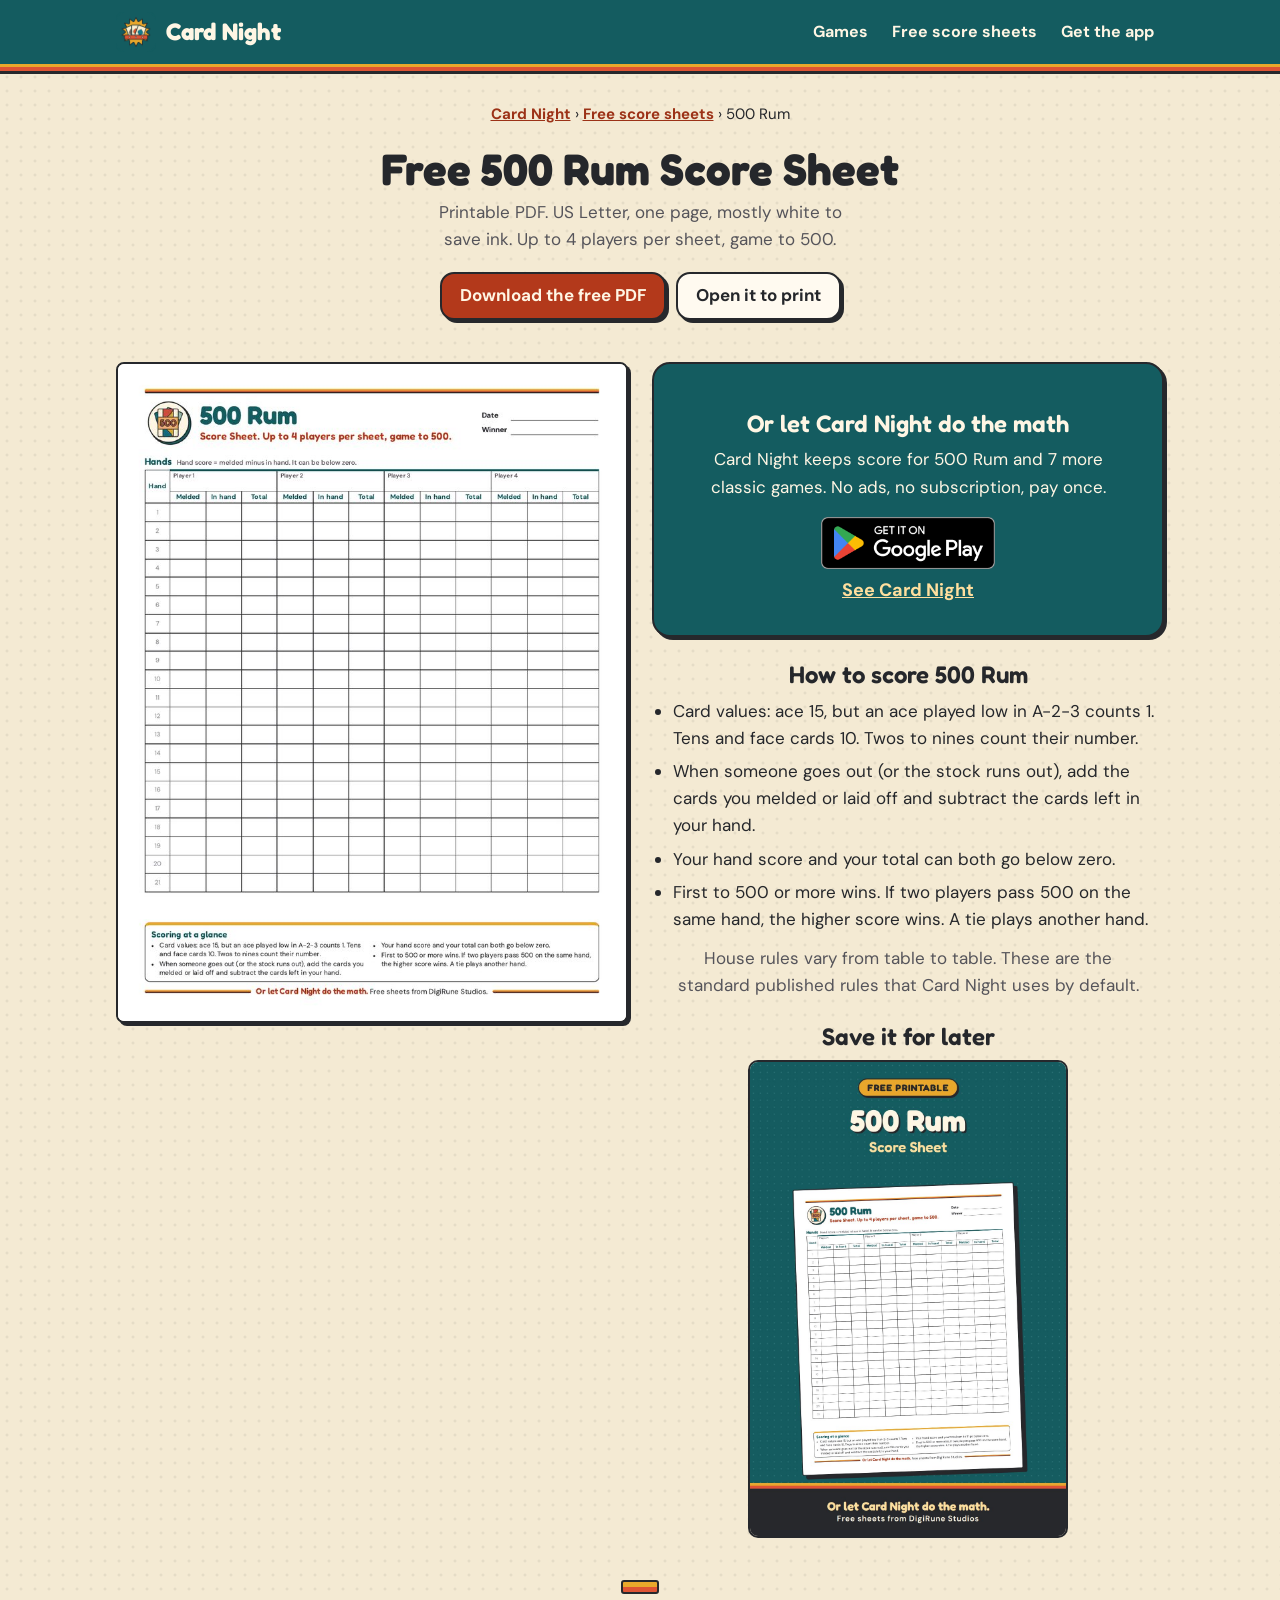
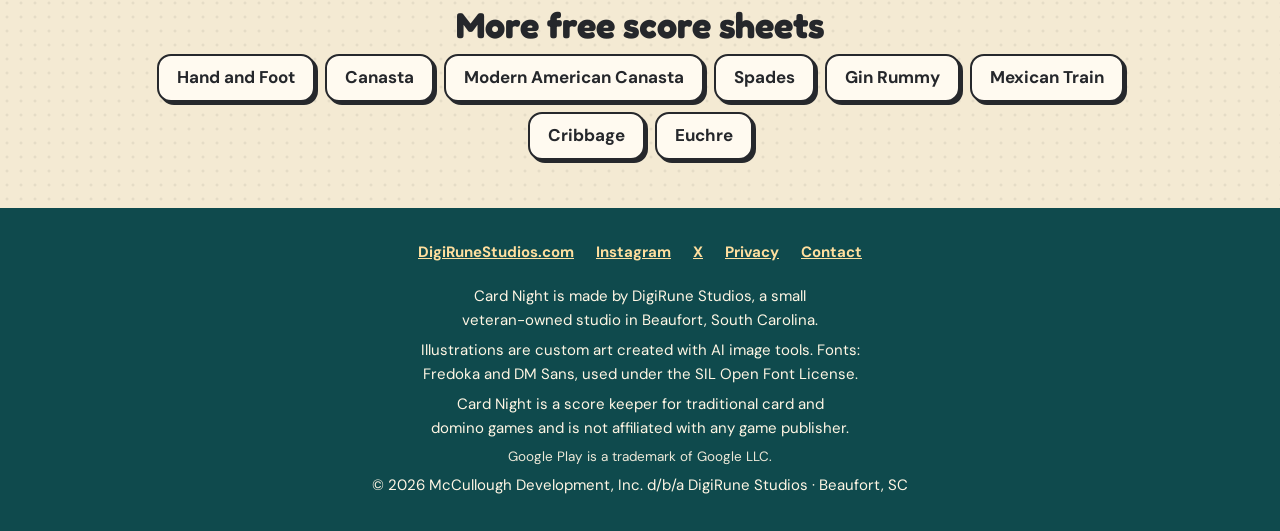
<file: printables/500-rum.html>
<!doctype html>
<html lang="en">
<head>
<meta charset="utf-8">
<meta name="viewport" content="width=device-width, initial-scale=1, viewport-fit=cover">
<title>Free 500 Rum Score Sheet (Printable PDF) | Card Night</title>
<meta name="description" content="Free printable 500 Rum score sheet: one US Letter page, easy on ink, with the scoring at a glance. Up to 4 players per sheet, game to 500.">
<link rel="canonical" href="https://cardnight.digirunestudios.com/printables/500-rum.html">
<meta property="og:type" content="website">
<meta property="og:site_name" content="Card Night: Score Keeper">
<meta property="og:url" content="https://cardnight.digirunestudios.com/printables/500-rum.html">
<meta property="og:title" content="Free 500 Rum Score Sheet (Printable PDF) | Card Night">
<meta property="og:description" content="Free printable 500 Rum score sheet: one US Letter page, easy on ink, with the scoring at a glance. Up to 4 players per sheet, game to 500.">
<meta property="og:image" content="https://cardnight.digirunestudios.com/site/img/og/500-rum-score-sheet-1200x630.jpg">
<meta property="og:image:width" content="1200">
<meta property="og:image:height" content="630">
<meta property="og:image:alt" content="Free 500 Rum score sheet, printable PDF">
<meta name="twitter:card" content="summary_large_image">
<meta name="twitter:title" content="Free 500 Rum Score Sheet (Printable PDF) | Card Night">
<meta name="twitter:description" content="Free printable 500 Rum score sheet: one US Letter page, easy on ink, with the scoring at a glance. Up to 4 players per sheet, game to 500.">
<meta name="twitter:image" content="https://cardnight.digirunestudios.com/site/img/og/500-rum-score-sheet-1200x630.jpg">
<meta name="theme-color" content="#145c60">
<link rel="icon" type="image/png" sizes="192x192" href="../icons/icon-192.png">
<link rel="apple-touch-icon" href="../icons/apple-touch-icon-180.png">
<link rel="preload" href="../site/fonts/fredoka.woff2" as="font" type="font/woff2" crossorigin>
<link rel="stylesheet" href="../site/site.css">
</head>
<body>
<a class="skip" href="#main">Skip to the page content</a>
<header class="bar"><div class="wrap">
  <a class="brand" href="../"><img src="../icons/icon-192.png" alt="" width="40" height="40">Card&nbsp;Night</a>
  <nav aria-label="Site"><a href="../#games">Games</a><a href="../#printables">Free score sheets</a><a href="../#get">Get the app</a></nav>
</div></header>
<div class="stripes"></div>
<main id="main"><div class="wrap">
  <nav class="crumbs" aria-label="Breadcrumb"><a href="../">Card&nbsp;Night</a> &rsaquo; <a href="../#printables">Free score sheets</a> &rsaquo; 500&nbsp;Rum</nav>
  <section class="phead" aria-labelledby="t">
    <h1 id="t" class="pageh1">Free 500&nbsp;Rum Score Sheet</h1>
    <p class="intro">Printable PDF. US Letter, one page, mostly white to save ink. Up to 4 players per sheet, game to 500.</p>
    <div class="row center">
      <a class="btn primary" href="pdf/500-rum.pdf" download="500-Rum-Score-Sheet.pdf" type="application/pdf">Download the free PDF</a>
      <a class="btn" href="pdf/500-rum.pdf" type="application/pdf">Open it to print</a>
    </div>
  </section>
  <section class="psheet" aria-label="The 500 Rum score sheet">
    <div class="split">
      <div>
        <img class="pv-big" src="../site/img/sheets/500-rum.jpg" width="760" height="983" alt="The free 500 Rum score sheet: columns for each hand and a scoring at a glance box">
      </div>
      <div>
        <div class="card panel cta appcta">
          <h2 class="h3">Or let Card&nbsp;Night do the math</h2>
          <p>Card&nbsp;Night keeps score for 500&nbsp;Rum and 7 more classic games. No ads, no subscription, pay once.</p>
          <p class="stores"><a class="badge" data-goatcounter-click="play-cardnight-sheet-500-rum" data-goatcounter-title="Card Night: Google Play button (sheet-500-rum)" href="https://play.google.com/store/apps/details?id=com.digirunestudios.cardnight&amp;referrer=utm_source%3Dcardnight-site%26utm_medium%3Dsheet-500-rum"><img src="../site/img/store/google-play-badge.png" width="174" height="52" alt="Get it on Google Play"></a></p>
          <p class="sheetlink"><a href="../">See Card&nbsp;Night</a></p>
        </div>
        <h2 class="h3">How to score 500&nbsp;Rum</h2>
        <ul class="keylist">
          <li>Card values: ace 15, but an ace played low in A-&#8288;2-&#8288;3 counts 1. Tens and face cards 10. Twos to nines count their number.</li>
          <li>When someone goes out (or the stock runs out), add the cards you melded or laid off and subtract the cards left in your hand.</li>
          <li>Your hand score and your total can both go below zero.</li>
          <li>First to 500 or more wins. If two players pass 500 on the same hand, the higher score wins. A tie plays another hand.</li>
        </ul>
        <p class="intro note">House rules vary from table to table. These are the standard published rules that Card&nbsp;Night uses by default.</p>
        <h2 class="h3">Save it for later</h2>
        <img class="pin" src="../site/img/pins/500-rum-pin-1000x1500.jpg" width="1000" height="1500" loading="lazy" alt="Free printable 500 Rum score sheet, from DigiRune Studios">
      </div>
    </div>
  </section>
  <section aria-labelledby="more">
    <h2 id="more">More free score sheets</h2>
    <ul class="morelinks">
      <li><a class="btn" href="hand-and-foot.html">Hand&nbsp;and&nbsp;Foot</a></li>
      <li><a class="btn" href="canasta.html">Canasta</a></li>
      <li><a class="btn" href="modern-american-canasta.html">Modern American Canasta</a></li>
      <li><a class="btn" href="spades.html">Spades</a></li>
      <li><a class="btn" href="gin-rummy.html">Gin&nbsp;Rummy</a></li>
      <li><a class="btn" href="mexican-train.html">Mexican&nbsp;Train</a></li>
      <li><a class="btn" href="cribbage.html">Cribbage</a></li>
      <li><a class="btn" href="euchre.html">Euchre</a></li>
    </ul>
  </section>
</div></main>
<footer><div class="wrap">
  <ul class="links">
    <li><a href="https://digirunestudios.com/">DigiRuneStudios.com</a></li>
    <li><a href="https://www.instagram.com/digirune/">Instagram</a></li>
    <li><a href="https://x.com/DigiRuneStudios">X</a></li>
    <li><a href="../privacy.html">Privacy</a></li>
    <li><a href="mailto:will@digirunestudios.com">Contact</a></li>
  </ul>
  <p>Card&nbsp;Night is made by DigiRune&nbsp;Studios, a small veteran-&#8288;owned studio in Beaufort, South&nbsp;Carolina.</p>
  <p>Illustrations are custom art created with AI image tools. Fonts: Fredoka and DM Sans, used under the SIL Open Font License.</p>
  <p>Card&nbsp;Night is a score&nbsp;keeper for traditional card and domino games and is not affiliated with any game publisher.</p>
  <p class="tm">Google&nbsp;Play is a trademark of Google LLC.</p>
  <p>&copy; 2026 McCullough Development, Inc. d/b/a DigiRune&nbsp;Studios &middot; Beaufort, SC</p>
</div></footer>
<script src="../site/site.js" defer></script>
<script>window.goatcounter={path:function(p){return location.host+p}}</script>
<!-- GoatCounter: privacy-friendly visit counting, no cookies -->
<script data-goatcounter="https://digirune.goatcounter.com/count" async src="//gc.zgo.at/count.js"></script>
</body>
</html>
</file>
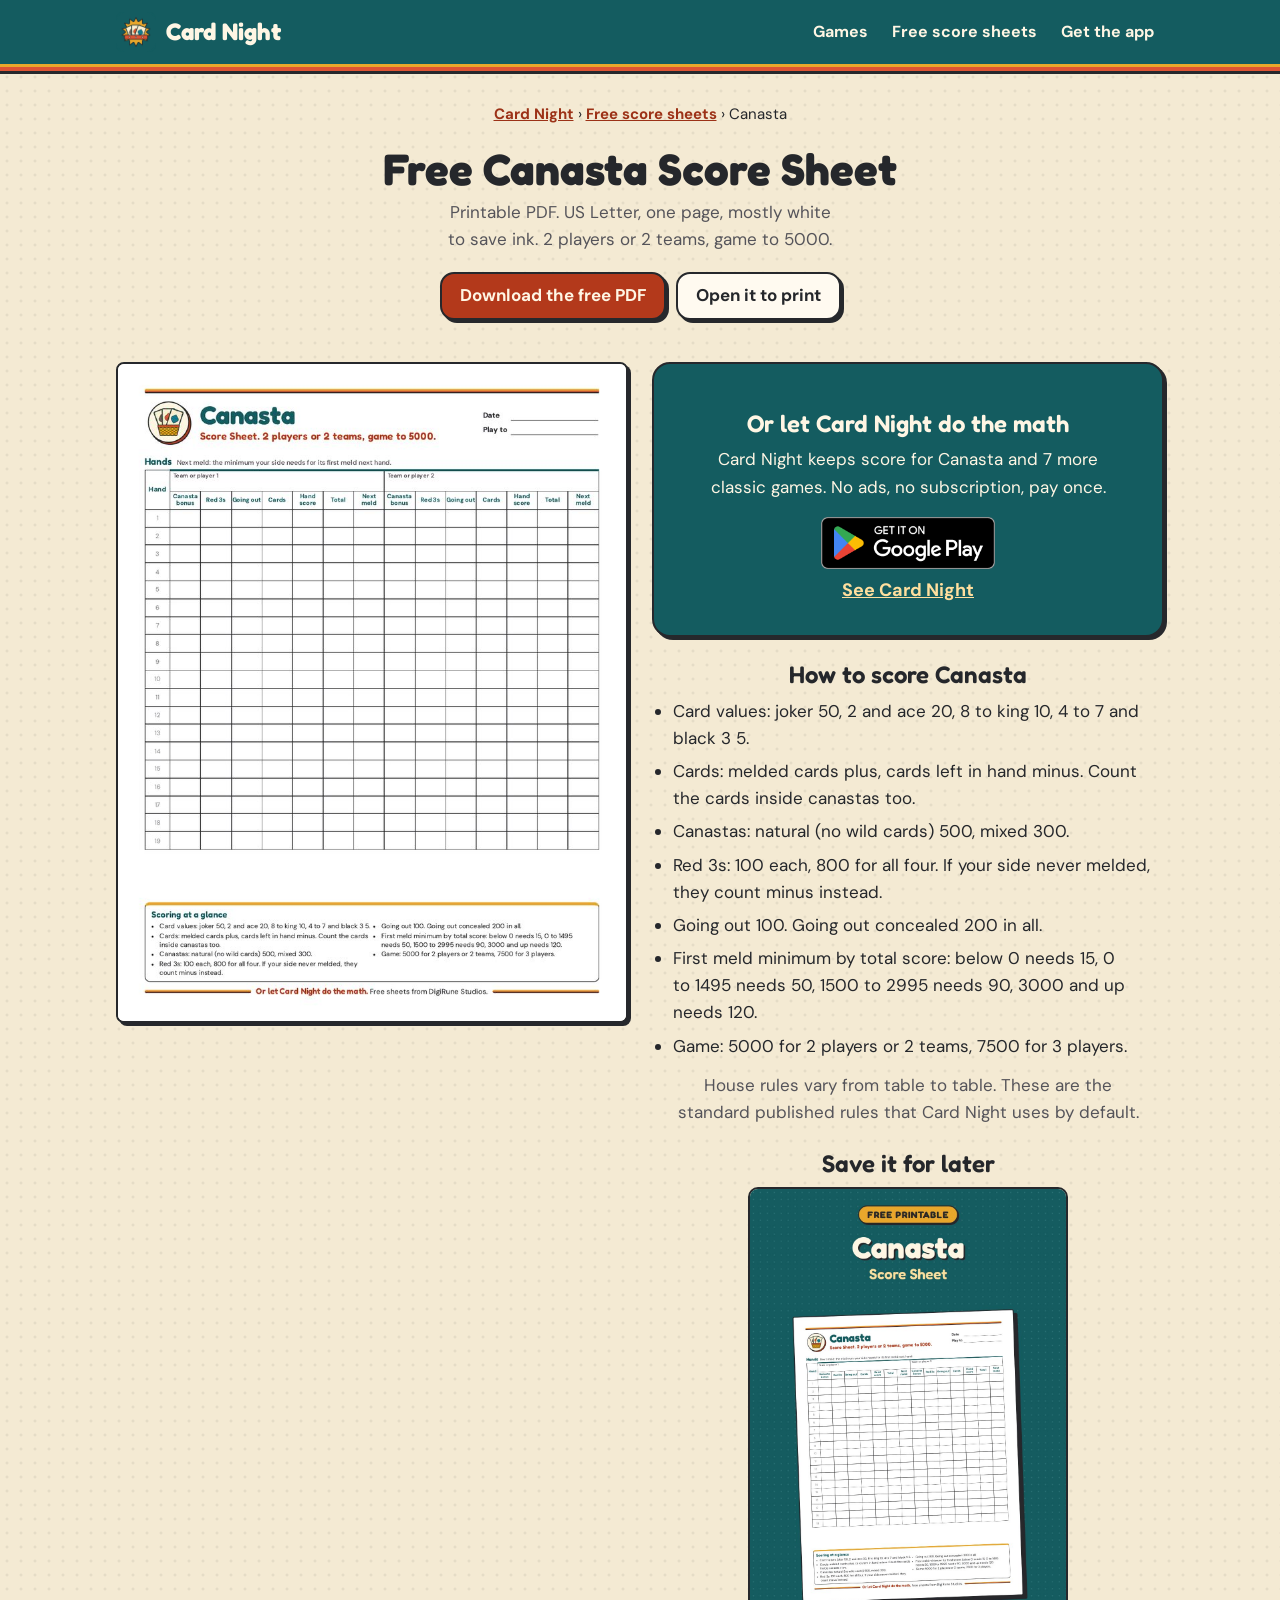
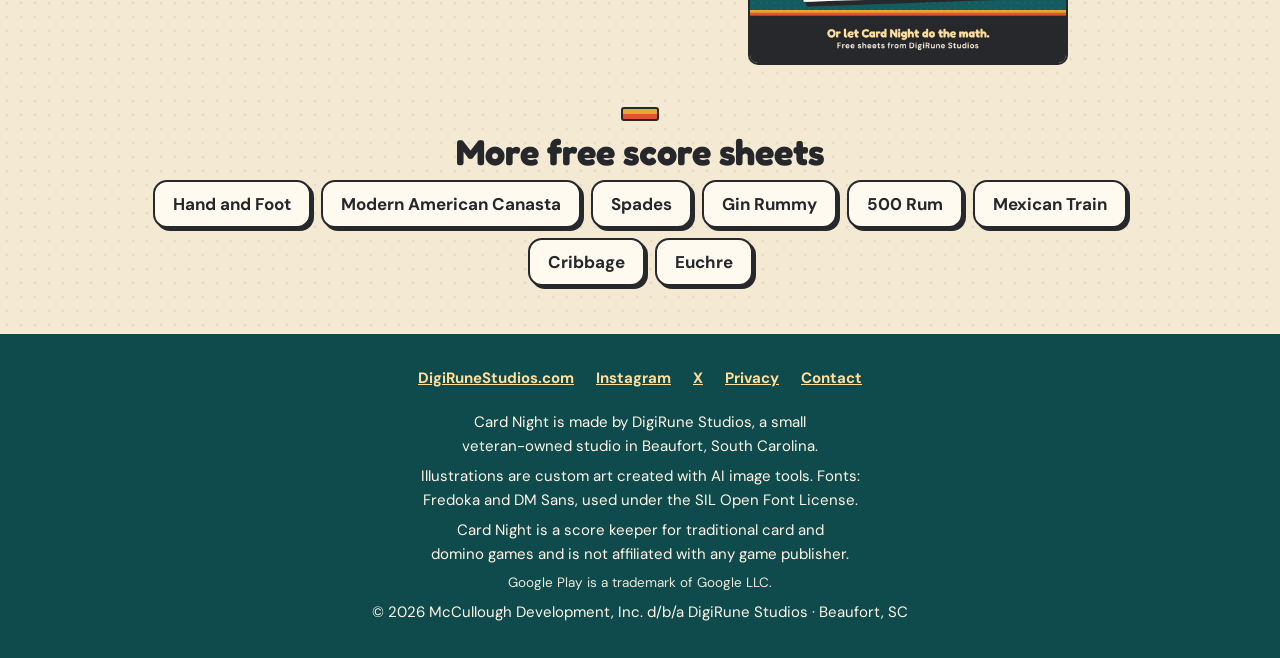
<file: printables/canasta.html>
<!doctype html>
<html lang="en">
<head>
<meta charset="utf-8">
<meta name="viewport" content="width=device-width, initial-scale=1, viewport-fit=cover">
<title>Free Canasta Score Sheet (Printable PDF) | Card Night</title>
<meta name="description" content="Free printable Canasta score sheet: one US Letter page, easy on ink, with the scoring at a glance. 2 players or 2 teams, game to 5000.">
<link rel="canonical" href="https://cardnight.digirunestudios.com/printables/canasta.html">
<meta property="og:type" content="website">
<meta property="og:site_name" content="Card Night: Score Keeper">
<meta property="og:url" content="https://cardnight.digirunestudios.com/printables/canasta.html">
<meta property="og:title" content="Free Canasta Score Sheet (Printable PDF) | Card Night">
<meta property="og:description" content="Free printable Canasta score sheet: one US Letter page, easy on ink, with the scoring at a glance. 2 players or 2 teams, game to 5000.">
<meta property="og:image" content="https://cardnight.digirunestudios.com/site/img/og/canasta-score-sheet-1200x630.jpg">
<meta property="og:image:width" content="1200">
<meta property="og:image:height" content="630">
<meta property="og:image:alt" content="Free Canasta score sheet, printable PDF">
<meta name="twitter:card" content="summary_large_image">
<meta name="twitter:title" content="Free Canasta Score Sheet (Printable PDF) | Card Night">
<meta name="twitter:description" content="Free printable Canasta score sheet: one US Letter page, easy on ink, with the scoring at a glance. 2 players or 2 teams, game to 5000.">
<meta name="twitter:image" content="https://cardnight.digirunestudios.com/site/img/og/canasta-score-sheet-1200x630.jpg">
<meta name="theme-color" content="#145c60">
<link rel="icon" type="image/png" sizes="192x192" href="../icons/icon-192.png">
<link rel="apple-touch-icon" href="../icons/apple-touch-icon-180.png">
<link rel="preload" href="../site/fonts/fredoka.woff2" as="font" type="font/woff2" crossorigin>
<link rel="stylesheet" href="../site/site.css">
</head>
<body>
<a class="skip" href="#main">Skip to the page content</a>
<header class="bar"><div class="wrap">
  <a class="brand" href="../"><img src="../icons/icon-192.png" alt="" width="40" height="40">Card&nbsp;Night</a>
  <nav aria-label="Site"><a href="../#games">Games</a><a href="../#printables">Free score sheets</a><a href="../#get">Get the app</a></nav>
</div></header>
<div class="stripes"></div>
<main id="main"><div class="wrap">
  <nav class="crumbs" aria-label="Breadcrumb"><a href="../">Card&nbsp;Night</a> &rsaquo; <a href="../#printables">Free score sheets</a> &rsaquo; Canasta</nav>
  <section class="phead" aria-labelledby="t">
    <h1 id="t" class="pageh1">Free Canasta Score Sheet</h1>
    <p class="intro">Printable PDF. US Letter, one page, mostly white to save ink. 2 players or 2 teams, game to 5000.</p>
    <div class="row center">
      <a class="btn primary" href="pdf/canasta.pdf" download="Canasta-Score-Sheet.pdf" type="application/pdf">Download the free PDF</a>
      <a class="btn" href="pdf/canasta.pdf" type="application/pdf">Open it to print</a>
    </div>
  </section>
  <section class="psheet" aria-label="The Canasta score sheet">
    <div class="split">
      <div>
        <img class="pv-big" src="../site/img/sheets/canasta.jpg" width="760" height="983" alt="The free Canasta score sheet: columns for each hand and a scoring at a glance box">
      </div>
      <div>
        <div class="card panel cta appcta">
          <h2 class="h3">Or let Card&nbsp;Night do the math</h2>
          <p>Card&nbsp;Night keeps score for Canasta and 7 more classic games. No ads, no subscription, pay once.</p>
          <p class="stores"><a class="badge" data-goatcounter-click="play-cardnight-sheet-canasta" data-goatcounter-title="Card Night: Google Play button (sheet-canasta)" href="https://play.google.com/store/apps/details?id=com.digirunestudios.cardnight&amp;referrer=utm_source%3Dcardnight-site%26utm_medium%3Dsheet-canasta"><img src="../site/img/store/google-play-badge.png" width="174" height="52" alt="Get it on Google Play"></a></p>
          <p class="sheetlink"><a href="../">See Card&nbsp;Night</a></p>
        </div>
        <h2 class="h3">How to score Canasta</h2>
        <ul class="keylist">
          <li>Card values: joker 50, 2 and ace 20, 8 to king 10, 4 to 7 and black 3 5.</li>
          <li>Cards: melded cards plus, cards left in hand minus. Count the cards inside canastas too.</li>
          <li>Canastas: natural (no wild cards) 500, mixed 300.</li>
          <li>Red 3s: 100 each, 800 for all four. If your side never melded, they count minus instead.</li>
          <li>Going out 100. Going out concealed 200 in all.</li>
          <li>First meld minimum by total score: below 0 needs 15, 0 to 1495 needs 50, 1500 to 2995 needs 90, 3000 and up needs 120.</li>
          <li>Game: 5000 for 2 players or 2 teams, 7500 for 3 players.</li>
        </ul>
        <p class="intro note">House rules vary from table to table. These are the standard published rules that Card&nbsp;Night uses by default.</p>
        <h2 class="h3">Save it for later</h2>
        <img class="pin" src="../site/img/pins/canasta-pin-1000x1500.jpg" width="1000" height="1500" loading="lazy" alt="Free printable Canasta score sheet, from DigiRune Studios">
      </div>
    </div>
  </section>
  <section aria-labelledby="more">
    <h2 id="more">More free score sheets</h2>
    <ul class="morelinks">
      <li><a class="btn" href="hand-and-foot.html">Hand&nbsp;and&nbsp;Foot</a></li>
      <li><a class="btn" href="modern-american-canasta.html">Modern American Canasta</a></li>
      <li><a class="btn" href="spades.html">Spades</a></li>
      <li><a class="btn" href="gin-rummy.html">Gin&nbsp;Rummy</a></li>
      <li><a class="btn" href="500-rum.html">500&nbsp;Rum</a></li>
      <li><a class="btn" href="mexican-train.html">Mexican&nbsp;Train</a></li>
      <li><a class="btn" href="cribbage.html">Cribbage</a></li>
      <li><a class="btn" href="euchre.html">Euchre</a></li>
    </ul>
  </section>
</div></main>
<footer><div class="wrap">
  <ul class="links">
    <li><a href="https://digirunestudios.com/">DigiRuneStudios.com</a></li>
    <li><a href="https://www.instagram.com/digirune/">Instagram</a></li>
    <li><a href="https://x.com/DigiRuneStudios">X</a></li>
    <li><a href="../privacy.html">Privacy</a></li>
    <li><a href="mailto:will@digirunestudios.com">Contact</a></li>
  </ul>
  <p>Card&nbsp;Night is made by DigiRune&nbsp;Studios, a small veteran-&#8288;owned studio in Beaufort, South&nbsp;Carolina.</p>
  <p>Illustrations are custom art created with AI image tools. Fonts: Fredoka and DM Sans, used under the SIL Open Font License.</p>
  <p>Card&nbsp;Night is a score&nbsp;keeper for traditional card and domino games and is not affiliated with any game publisher.</p>
  <p class="tm">Google&nbsp;Play is a trademark of Google LLC.</p>
  <p>&copy; 2026 McCullough Development, Inc. d/b/a DigiRune&nbsp;Studios &middot; Beaufort, SC</p>
</div></footer>
<script src="../site/site.js" defer></script>
<script>window.goatcounter={path:function(p){return location.host+p}}</script>
<!-- GoatCounter: privacy-friendly visit counting, no cookies -->
<script data-goatcounter="https://digirune.goatcounter.com/count" async src="//gc.zgo.at/count.js"></script>
</body>
</html>
</file>
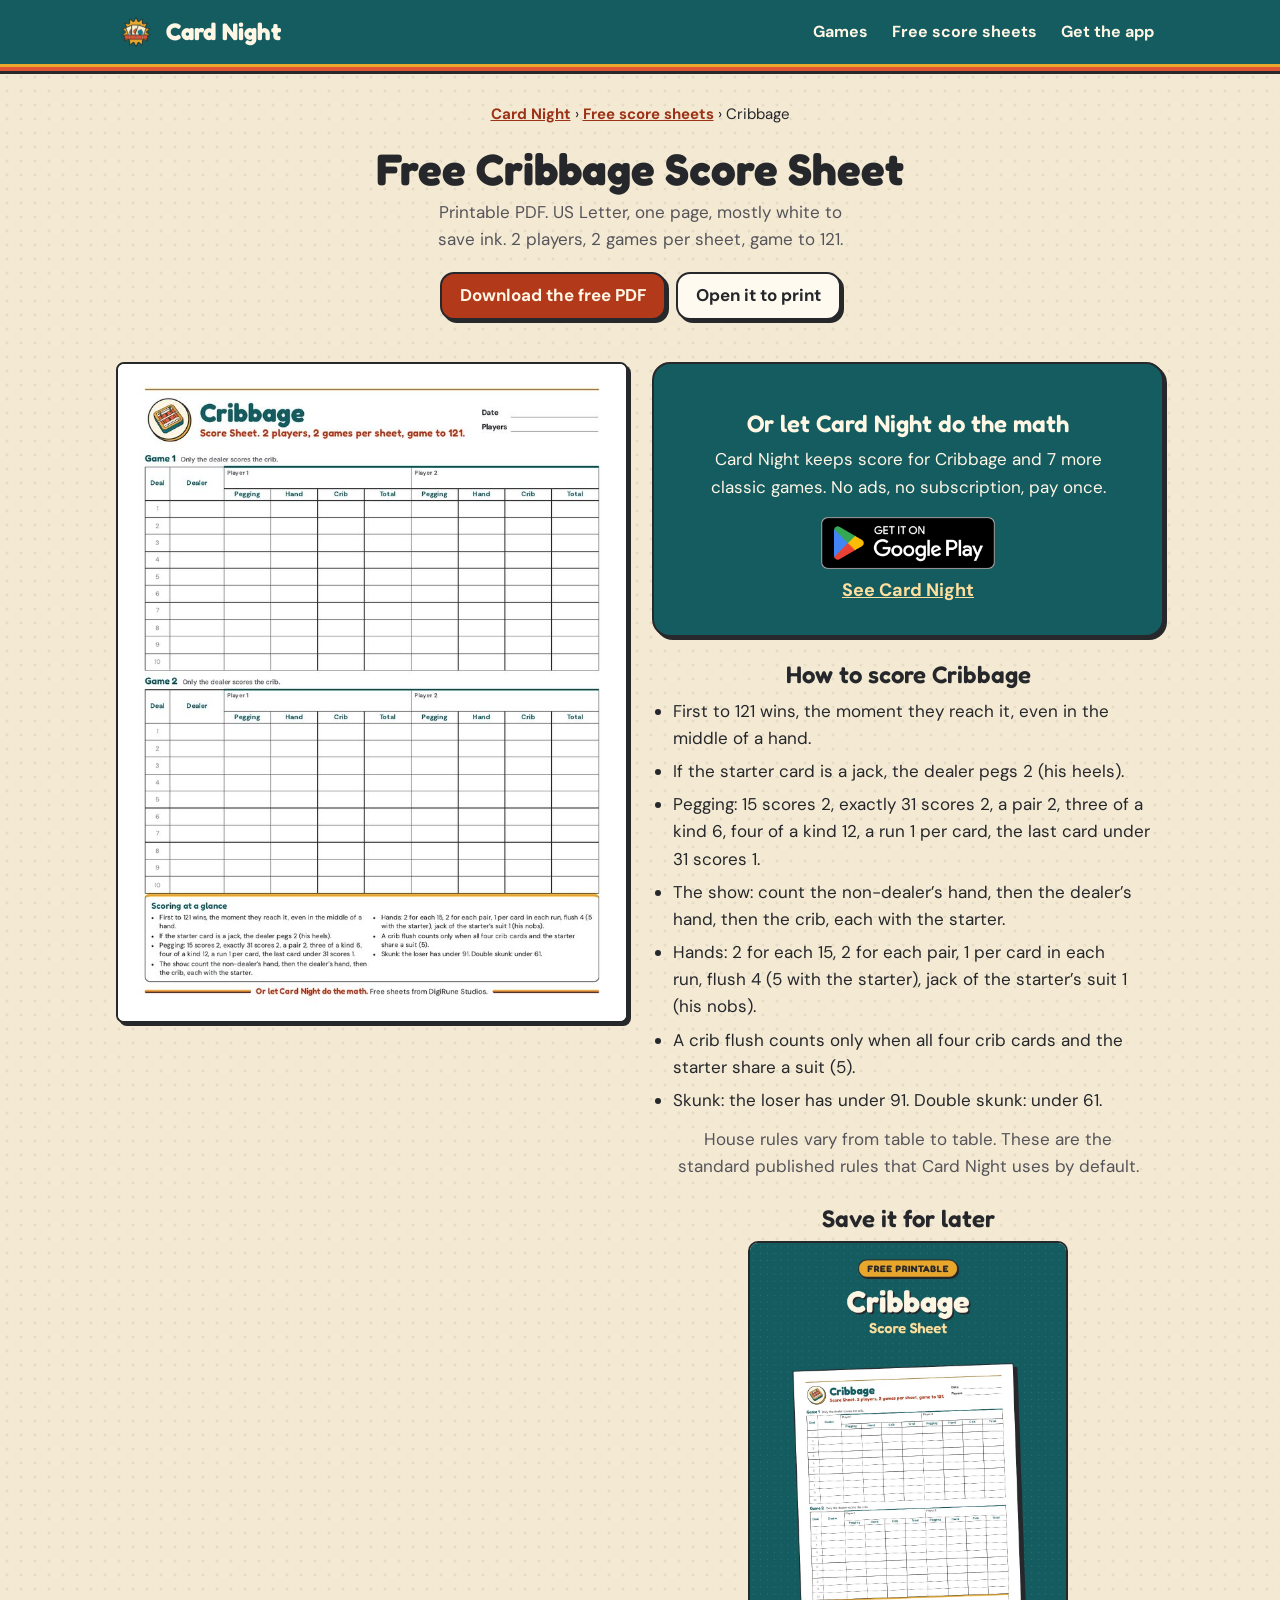
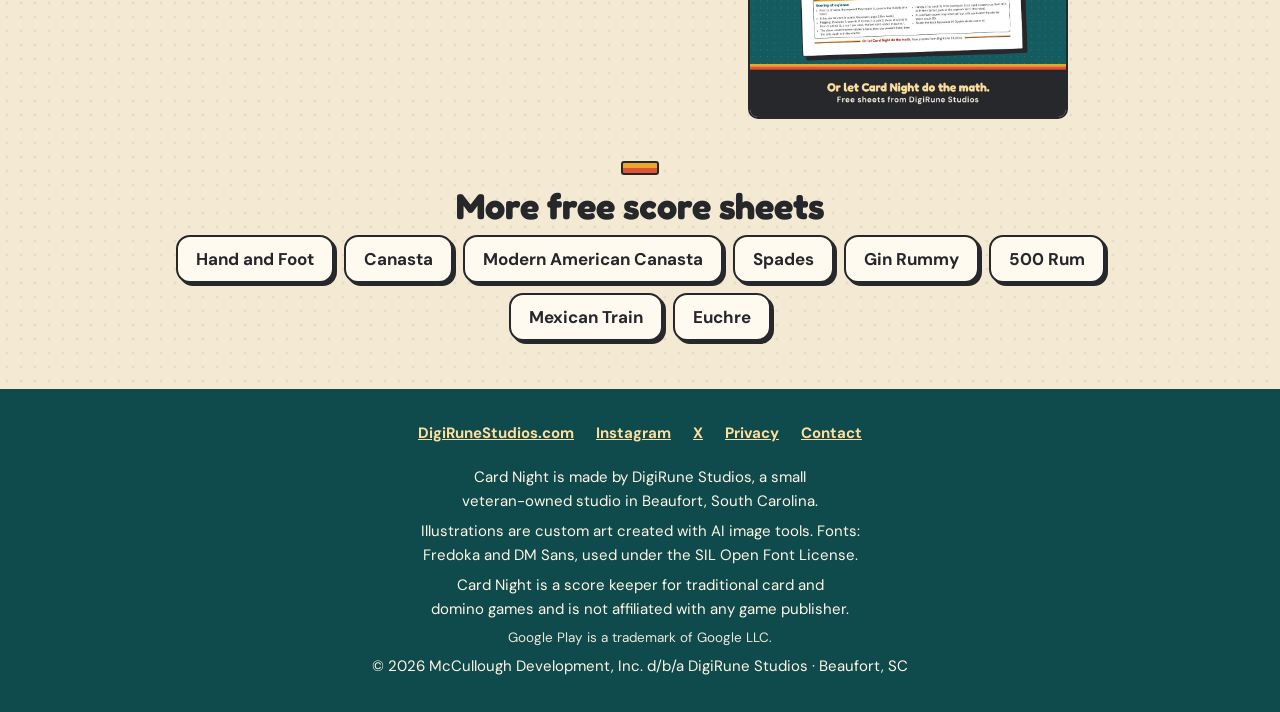
<file: printables/cribbage.html>
<!doctype html>
<html lang="en">
<head>
<meta charset="utf-8">
<meta name="viewport" content="width=device-width, initial-scale=1, viewport-fit=cover">
<title>Free Cribbage Score Sheet (Printable PDF) | Card Night</title>
<meta name="description" content="Free printable Cribbage score sheet: one US Letter page, easy on ink, with the scoring at a glance. 2 players, 2 games per sheet, game to 121.">
<link rel="canonical" href="https://cardnight.digirunestudios.com/printables/cribbage.html">
<meta property="og:type" content="website">
<meta property="og:site_name" content="Card Night: Score Keeper">
<meta property="og:url" content="https://cardnight.digirunestudios.com/printables/cribbage.html">
<meta property="og:title" content="Free Cribbage Score Sheet (Printable PDF) | Card Night">
<meta property="og:description" content="Free printable Cribbage score sheet: one US Letter page, easy on ink, with the scoring at a glance. 2 players, 2 games per sheet, game to 121.">
<meta property="og:image" content="https://cardnight.digirunestudios.com/site/img/og/cribbage-score-sheet-1200x630.jpg">
<meta property="og:image:width" content="1200">
<meta property="og:image:height" content="630">
<meta property="og:image:alt" content="Free Cribbage score sheet, printable PDF">
<meta name="twitter:card" content="summary_large_image">
<meta name="twitter:title" content="Free Cribbage Score Sheet (Printable PDF) | Card Night">
<meta name="twitter:description" content="Free printable Cribbage score sheet: one US Letter page, easy on ink, with the scoring at a glance. 2 players, 2 games per sheet, game to 121.">
<meta name="twitter:image" content="https://cardnight.digirunestudios.com/site/img/og/cribbage-score-sheet-1200x630.jpg">
<meta name="theme-color" content="#145c60">
<link rel="icon" type="image/png" sizes="192x192" href="../icons/icon-192.png">
<link rel="apple-touch-icon" href="../icons/apple-touch-icon-180.png">
<link rel="preload" href="../site/fonts/fredoka.woff2" as="font" type="font/woff2" crossorigin>
<link rel="stylesheet" href="../site/site.css">
</head>
<body>
<a class="skip" href="#main">Skip to the page content</a>
<header class="bar"><div class="wrap">
  <a class="brand" href="../"><img src="../icons/icon-192.png" alt="" width="40" height="40">Card&nbsp;Night</a>
  <nav aria-label="Site"><a href="../#games">Games</a><a href="../#printables">Free score sheets</a><a href="../#get">Get the app</a></nav>
</div></header>
<div class="stripes"></div>
<main id="main"><div class="wrap">
  <nav class="crumbs" aria-label="Breadcrumb"><a href="../">Card&nbsp;Night</a> &rsaquo; <a href="../#printables">Free score sheets</a> &rsaquo; Cribbage</nav>
  <section class="phead" aria-labelledby="t">
    <h1 id="t" class="pageh1">Free Cribbage Score Sheet</h1>
    <p class="intro">Printable PDF. US Letter, one page, mostly white to save ink. 2 players, 2 games per sheet, game to 121.</p>
    <div class="row center">
      <a class="btn primary" href="pdf/cribbage.pdf" download="Cribbage-Score-Sheet.pdf" type="application/pdf">Download the free PDF</a>
      <a class="btn" href="pdf/cribbage.pdf" type="application/pdf">Open it to print</a>
    </div>
  </section>
  <section class="psheet" aria-label="The Cribbage score sheet">
    <div class="split">
      <div>
        <img class="pv-big" src="../site/img/sheets/cribbage.jpg" width="760" height="983" alt="The free Cribbage score sheet: columns for each hand and a scoring at a glance box">
      </div>
      <div>
        <div class="card panel cta appcta">
          <h2 class="h3">Or let Card&nbsp;Night do the math</h2>
          <p>Card&nbsp;Night keeps score for Cribbage and 7 more classic games. No ads, no subscription, pay once.</p>
          <p class="stores"><a class="badge" data-goatcounter-click="play-cardnight-sheet-cribbage" data-goatcounter-title="Card Night: Google Play button (sheet-cribbage)" href="https://play.google.com/store/apps/details?id=com.digirunestudios.cardnight&amp;referrer=utm_source%3Dcardnight-site%26utm_medium%3Dsheet-cribbage"><img src="../site/img/store/google-play-badge.png" width="174" height="52" alt="Get it on Google Play"></a></p>
          <p class="sheetlink"><a href="../">See Card&nbsp;Night</a></p>
        </div>
        <h2 class="h3">How to score Cribbage</h2>
        <ul class="keylist">
          <li>First to 121 wins, the moment they reach it, even in the middle of a hand.</li>
          <li>If the starter card is a jack, the dealer pegs 2 (his heels).</li>
          <li>Pegging: 15 scores 2, exactly 31 scores 2, a pair 2, three of a kind 6, four of a kind 12, a run 1 per card, the last card under 31 scores 1.</li>
          <li>The show: count the non-&#8288;dealer’s hand, then the dealer’s hand, then the crib, each with the starter.</li>
          <li>Hands: 2 for each 15, 2 for each pair, 1 per card in each run, flush 4 (5 with the starter), jack of the starter’s suit 1 (his nobs).</li>
          <li>A crib flush counts only when all four crib cards and the starter share a suit (5).</li>
          <li>Skunk: the loser has under 91. Double skunk: under 61.</li>
        </ul>
        <p class="intro note">House rules vary from table to table. These are the standard published rules that Card&nbsp;Night uses by default.</p>
        <h2 class="h3">Save it for later</h2>
        <img class="pin" src="../site/img/pins/cribbage-pin-1000x1500.jpg" width="1000" height="1500" loading="lazy" alt="Free printable Cribbage score sheet, from DigiRune Studios">
      </div>
    </div>
  </section>
  <section aria-labelledby="more">
    <h2 id="more">More free score sheets</h2>
    <ul class="morelinks">
      <li><a class="btn" href="hand-and-foot.html">Hand&nbsp;and&nbsp;Foot</a></li>
      <li><a class="btn" href="canasta.html">Canasta</a></li>
      <li><a class="btn" href="modern-american-canasta.html">Modern American Canasta</a></li>
      <li><a class="btn" href="spades.html">Spades</a></li>
      <li><a class="btn" href="gin-rummy.html">Gin&nbsp;Rummy</a></li>
      <li><a class="btn" href="500-rum.html">500&nbsp;Rum</a></li>
      <li><a class="btn" href="mexican-train.html">Mexican&nbsp;Train</a></li>
      <li><a class="btn" href="euchre.html">Euchre</a></li>
    </ul>
  </section>
</div></main>
<footer><div class="wrap">
  <ul class="links">
    <li><a href="https://digirunestudios.com/">DigiRuneStudios.com</a></li>
    <li><a href="https://www.instagram.com/digirune/">Instagram</a></li>
    <li><a href="https://x.com/DigiRuneStudios">X</a></li>
    <li><a href="../privacy.html">Privacy</a></li>
    <li><a href="mailto:will@digirunestudios.com">Contact</a></li>
  </ul>
  <p>Card&nbsp;Night is made by DigiRune&nbsp;Studios, a small veteran-&#8288;owned studio in Beaufort, South&nbsp;Carolina.</p>
  <p>Illustrations are custom art created with AI image tools. Fonts: Fredoka and DM Sans, used under the SIL Open Font License.</p>
  <p>Card&nbsp;Night is a score&nbsp;keeper for traditional card and domino games and is not affiliated with any game publisher.</p>
  <p class="tm">Google&nbsp;Play is a trademark of Google LLC.</p>
  <p>&copy; 2026 McCullough Development, Inc. d/b/a DigiRune&nbsp;Studios &middot; Beaufort, SC</p>
</div></footer>
<script src="../site/site.js" defer></script>
<script>window.goatcounter={path:function(p){return location.host+p}}</script>
<!-- GoatCounter: privacy-friendly visit counting, no cookies -->
<script data-goatcounter="https://digirune.goatcounter.com/count" async src="//gc.zgo.at/count.js"></script>
</body>
</html>
</file>
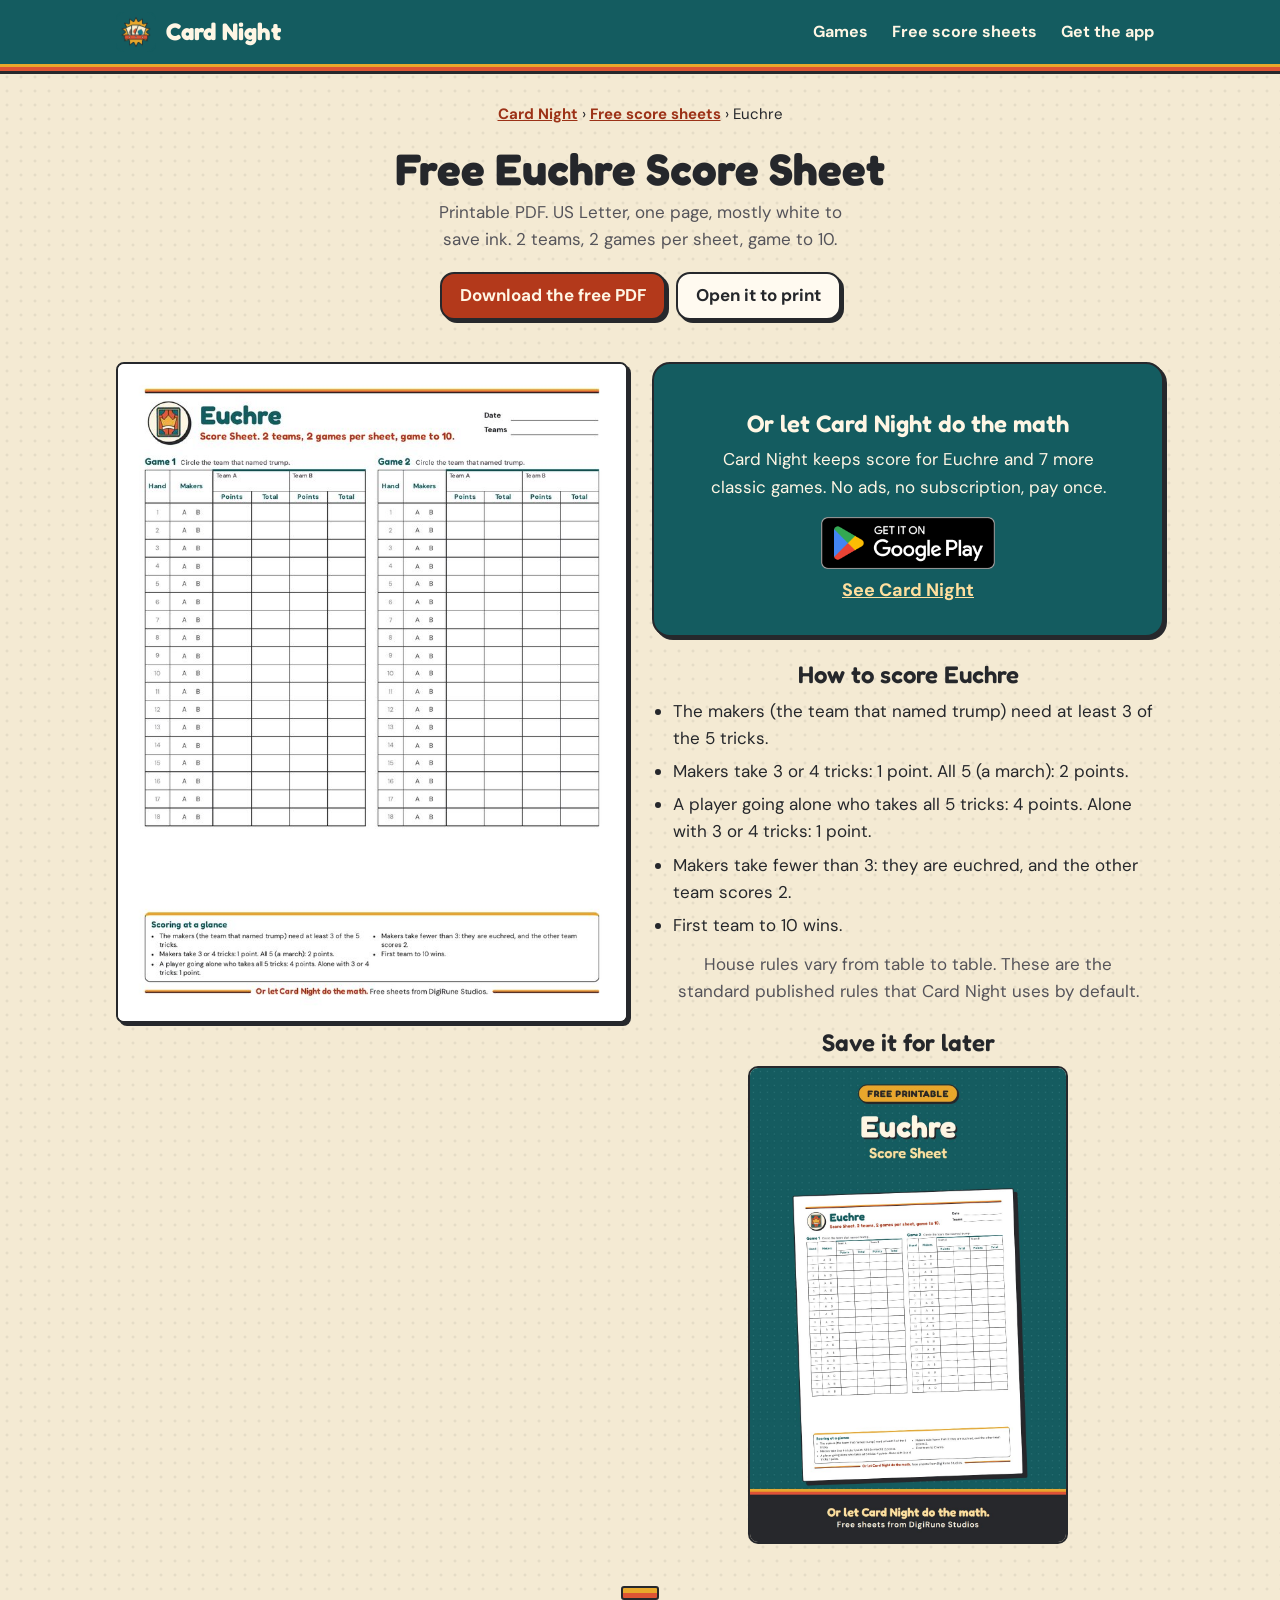
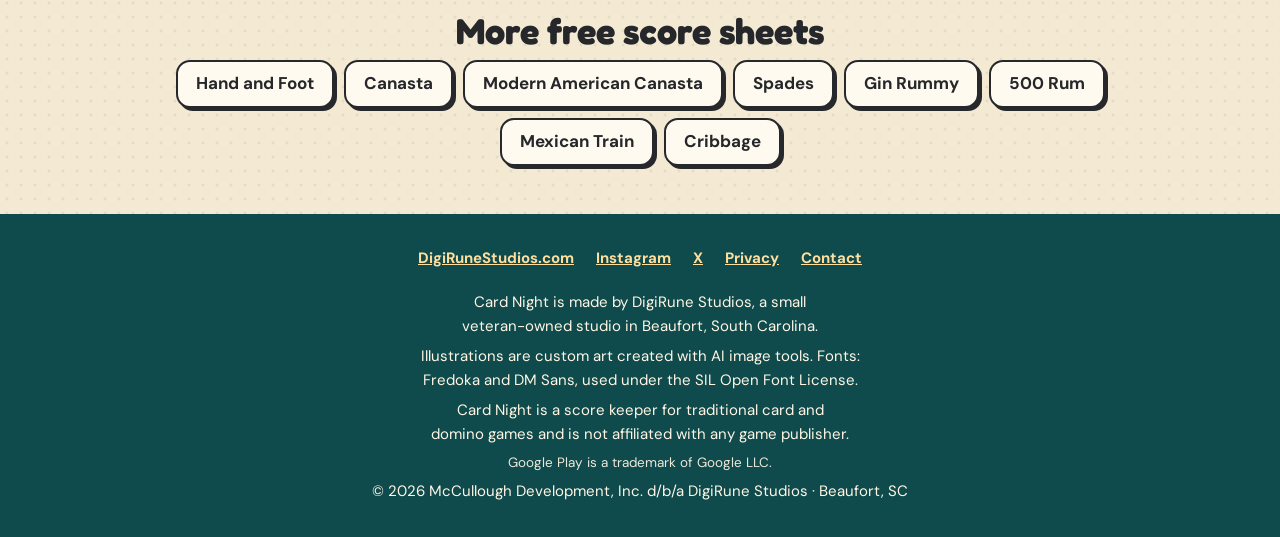
<file: printables/euchre.html>
<!doctype html>
<html lang="en">
<head>
<meta charset="utf-8">
<meta name="viewport" content="width=device-width, initial-scale=1, viewport-fit=cover">
<title>Free Euchre Score Sheet (Printable PDF) | Card Night</title>
<meta name="description" content="Free printable Euchre score sheet: one US Letter page, easy on ink, with the scoring at a glance. 2 teams, 2 games per sheet, game to 10.">
<link rel="canonical" href="https://cardnight.digirunestudios.com/printables/euchre.html">
<meta property="og:type" content="website">
<meta property="og:site_name" content="Card Night: Score Keeper">
<meta property="og:url" content="https://cardnight.digirunestudios.com/printables/euchre.html">
<meta property="og:title" content="Free Euchre Score Sheet (Printable PDF) | Card Night">
<meta property="og:description" content="Free printable Euchre score sheet: one US Letter page, easy on ink, with the scoring at a glance. 2 teams, 2 games per sheet, game to 10.">
<meta property="og:image" content="https://cardnight.digirunestudios.com/site/img/og/euchre-score-sheet-1200x630.jpg">
<meta property="og:image:width" content="1200">
<meta property="og:image:height" content="630">
<meta property="og:image:alt" content="Free Euchre score sheet, printable PDF">
<meta name="twitter:card" content="summary_large_image">
<meta name="twitter:title" content="Free Euchre Score Sheet (Printable PDF) | Card Night">
<meta name="twitter:description" content="Free printable Euchre score sheet: one US Letter page, easy on ink, with the scoring at a glance. 2 teams, 2 games per sheet, game to 10.">
<meta name="twitter:image" content="https://cardnight.digirunestudios.com/site/img/og/euchre-score-sheet-1200x630.jpg">
<meta name="theme-color" content="#145c60">
<link rel="icon" type="image/png" sizes="192x192" href="../icons/icon-192.png">
<link rel="apple-touch-icon" href="../icons/apple-touch-icon-180.png">
<link rel="preload" href="../site/fonts/fredoka.woff2" as="font" type="font/woff2" crossorigin>
<link rel="stylesheet" href="../site/site.css">
</head>
<body>
<a class="skip" href="#main">Skip to the page content</a>
<header class="bar"><div class="wrap">
  <a class="brand" href="../"><img src="../icons/icon-192.png" alt="" width="40" height="40">Card&nbsp;Night</a>
  <nav aria-label="Site"><a href="../#games">Games</a><a href="../#printables">Free score sheets</a><a href="../#get">Get the app</a></nav>
</div></header>
<div class="stripes"></div>
<main id="main"><div class="wrap">
  <nav class="crumbs" aria-label="Breadcrumb"><a href="../">Card&nbsp;Night</a> &rsaquo; <a href="../#printables">Free score sheets</a> &rsaquo; Euchre</nav>
  <section class="phead" aria-labelledby="t">
    <h1 id="t" class="pageh1">Free Euchre Score Sheet</h1>
    <p class="intro">Printable PDF. US Letter, one page, mostly white to save ink. 2 teams, 2 games per sheet, game to 10.</p>
    <div class="row center">
      <a class="btn primary" href="pdf/euchre.pdf" download="Euchre-Score-Sheet.pdf" type="application/pdf">Download the free PDF</a>
      <a class="btn" href="pdf/euchre.pdf" type="application/pdf">Open it to print</a>
    </div>
  </section>
  <section class="psheet" aria-label="The Euchre score sheet">
    <div class="split">
      <div>
        <img class="pv-big" src="../site/img/sheets/euchre.jpg" width="760" height="983" alt="The free Euchre score sheet: columns for each hand and a scoring at a glance box">
      </div>
      <div>
        <div class="card panel cta appcta">
          <h2 class="h3">Or let Card&nbsp;Night do the math</h2>
          <p>Card&nbsp;Night keeps score for Euchre and 7 more classic games. No ads, no subscription, pay once.</p>
          <p class="stores"><a class="badge" data-goatcounter-click="play-cardnight-sheet-euchre" data-goatcounter-title="Card Night: Google Play button (sheet-euchre)" href="https://play.google.com/store/apps/details?id=com.digirunestudios.cardnight&amp;referrer=utm_source%3Dcardnight-site%26utm_medium%3Dsheet-euchre"><img src="../site/img/store/google-play-badge.png" width="174" height="52" alt="Get it on Google Play"></a></p>
          <p class="sheetlink"><a href="../">See Card&nbsp;Night</a></p>
        </div>
        <h2 class="h3">How to score Euchre</h2>
        <ul class="keylist">
          <li>The makers (the team that named trump) need at least 3 of the 5 tricks.</li>
          <li>Makers take 3 or 4 tricks: 1 point. All 5 (a march): 2 points.</li>
          <li>A player going alone who takes all 5 tricks: 4 points. Alone with 3 or 4 tricks: 1 point.</li>
          <li>Makers take fewer than 3: they are euchred, and the other team scores 2.</li>
          <li>First team to 10 wins.</li>
        </ul>
        <p class="intro note">House rules vary from table to table. These are the standard published rules that Card&nbsp;Night uses by default.</p>
        <h2 class="h3">Save it for later</h2>
        <img class="pin" src="../site/img/pins/euchre-pin-1000x1500.jpg" width="1000" height="1500" loading="lazy" alt="Free printable Euchre score sheet, from DigiRune Studios">
      </div>
    </div>
  </section>
  <section aria-labelledby="more">
    <h2 id="more">More free score sheets</h2>
    <ul class="morelinks">
      <li><a class="btn" href="hand-and-foot.html">Hand&nbsp;and&nbsp;Foot</a></li>
      <li><a class="btn" href="canasta.html">Canasta</a></li>
      <li><a class="btn" href="modern-american-canasta.html">Modern American Canasta</a></li>
      <li><a class="btn" href="spades.html">Spades</a></li>
      <li><a class="btn" href="gin-rummy.html">Gin&nbsp;Rummy</a></li>
      <li><a class="btn" href="500-rum.html">500&nbsp;Rum</a></li>
      <li><a class="btn" href="mexican-train.html">Mexican&nbsp;Train</a></li>
      <li><a class="btn" href="cribbage.html">Cribbage</a></li>
    </ul>
  </section>
</div></main>
<footer><div class="wrap">
  <ul class="links">
    <li><a href="https://digirunestudios.com/">DigiRuneStudios.com</a></li>
    <li><a href="https://www.instagram.com/digirune/">Instagram</a></li>
    <li><a href="https://x.com/DigiRuneStudios">X</a></li>
    <li><a href="../privacy.html">Privacy</a></li>
    <li><a href="mailto:will@digirunestudios.com">Contact</a></li>
  </ul>
  <p>Card&nbsp;Night is made by DigiRune&nbsp;Studios, a small veteran-&#8288;owned studio in Beaufort, South&nbsp;Carolina.</p>
  <p>Illustrations are custom art created with AI image tools. Fonts: Fredoka and DM Sans, used under the SIL Open Font License.</p>
  <p>Card&nbsp;Night is a score&nbsp;keeper for traditional card and domino games and is not affiliated with any game publisher.</p>
  <p class="tm">Google&nbsp;Play is a trademark of Google LLC.</p>
  <p>&copy; 2026 McCullough Development, Inc. d/b/a DigiRune&nbsp;Studios &middot; Beaufort, SC</p>
</div></footer>
<script src="../site/site.js" defer></script>
<script>window.goatcounter={path:function(p){return location.host+p}}</script>
<!-- GoatCounter: privacy-friendly visit counting, no cookies -->
<script data-goatcounter="https://digirune.goatcounter.com/count" async src="//gc.zgo.at/count.js"></script>
</body>
</html>
</file>
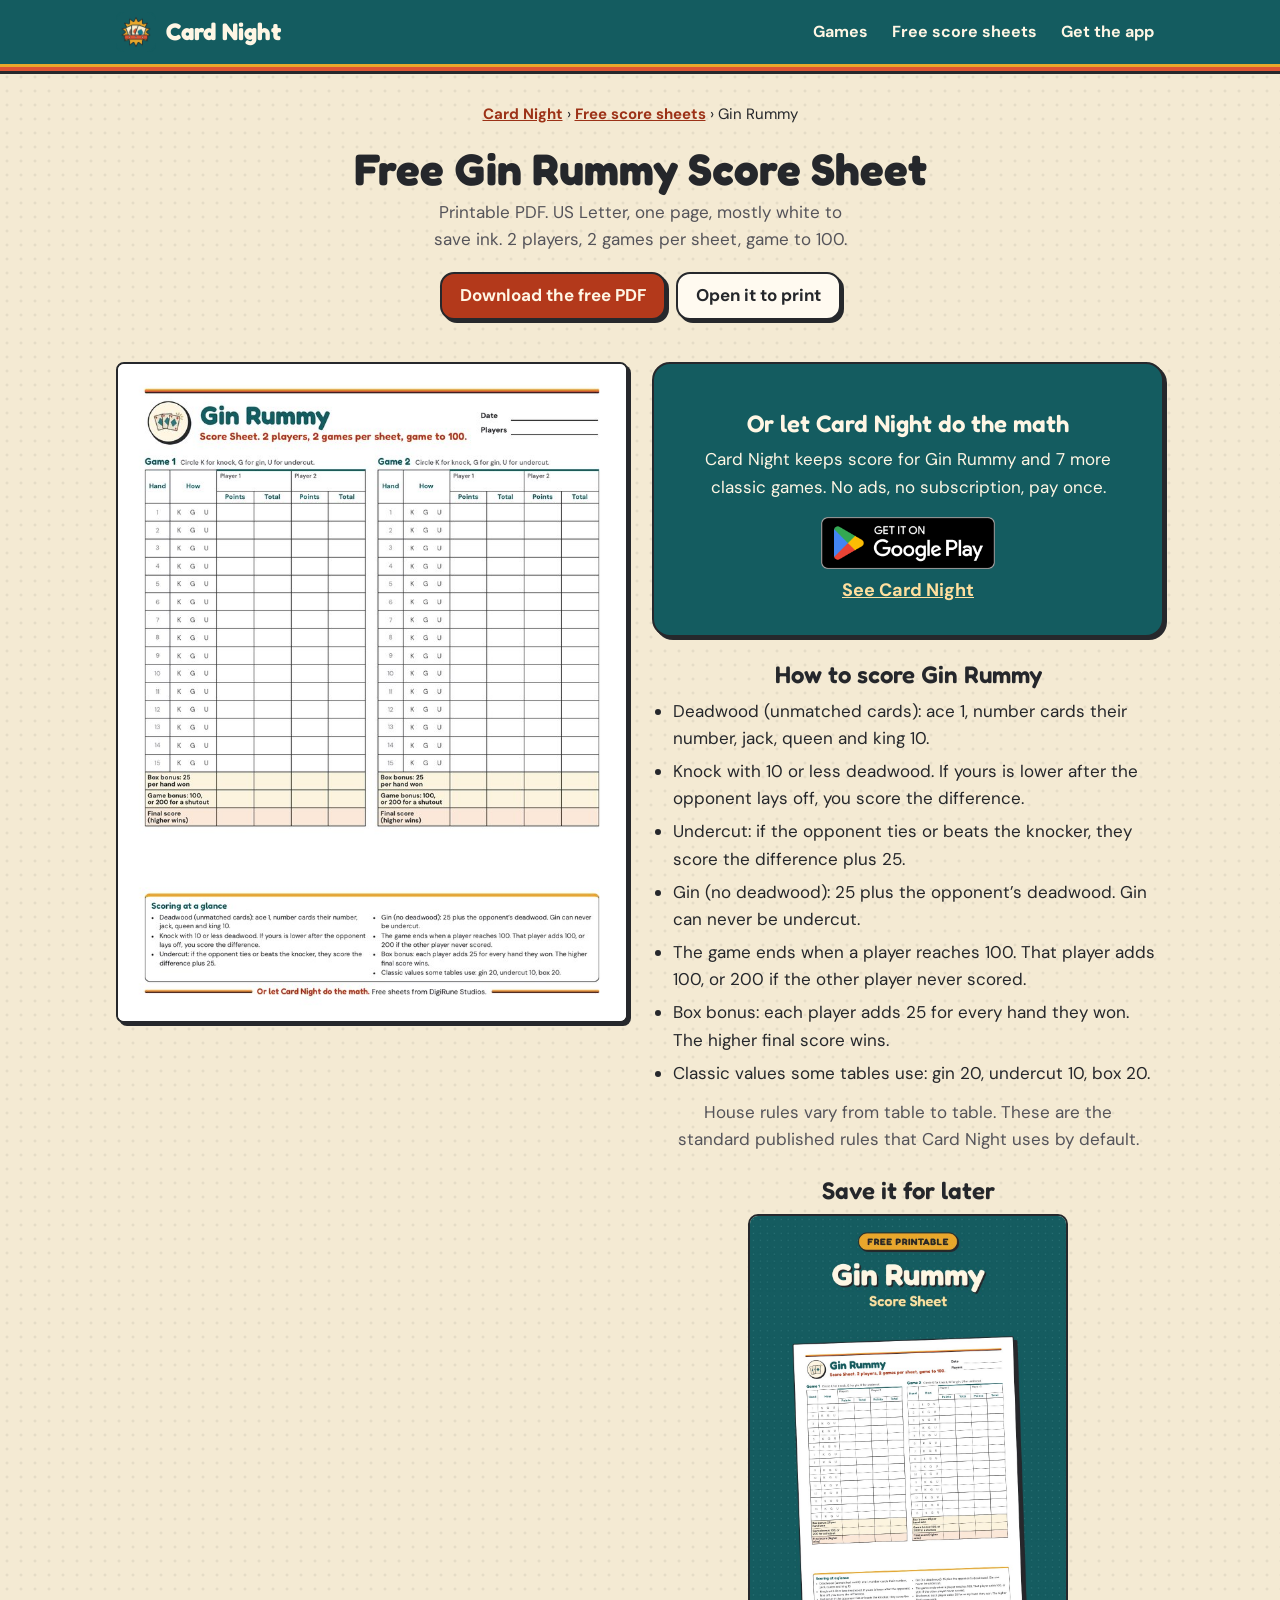
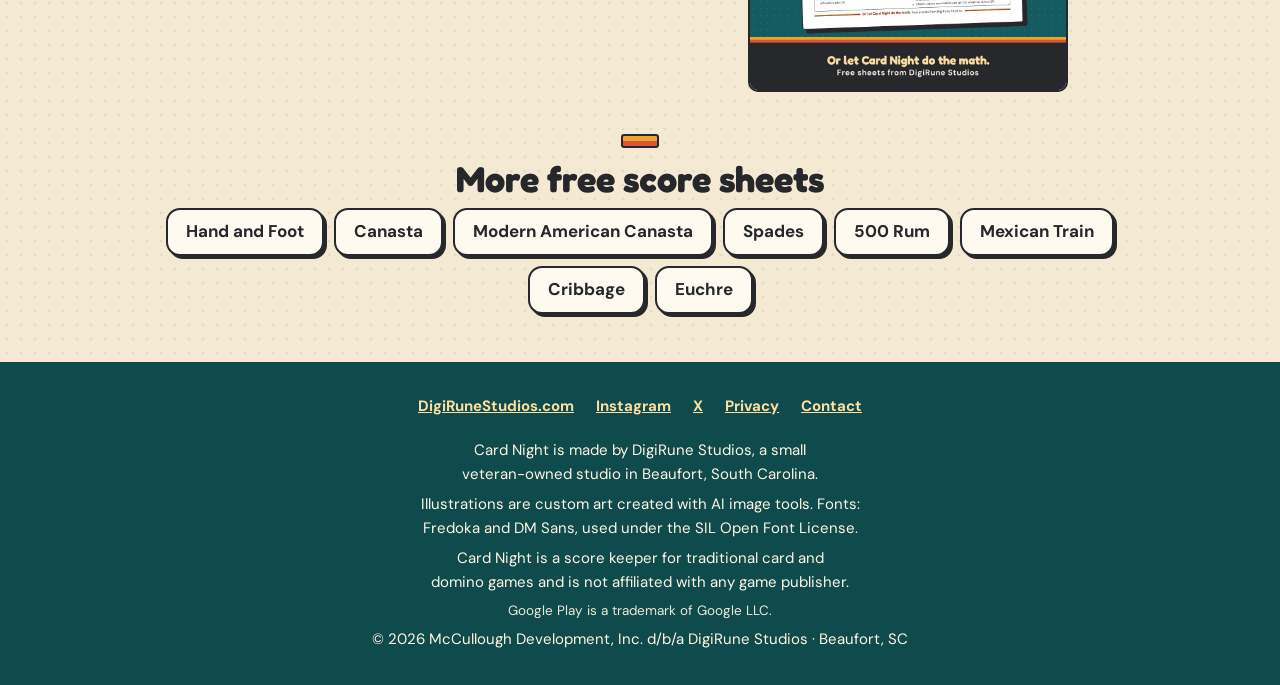
<file: printables/gin-rummy.html>
<!doctype html>
<html lang="en">
<head>
<meta charset="utf-8">
<meta name="viewport" content="width=device-width, initial-scale=1, viewport-fit=cover">
<title>Free Gin Rummy Score Sheet (Printable PDF) | Card Night</title>
<meta name="description" content="Free printable Gin Rummy score sheet: one US Letter page, easy on ink, with the scoring at a glance. 2 players, 2 games per sheet, game to 100.">
<link rel="canonical" href="https://cardnight.digirunestudios.com/printables/gin-rummy.html">
<meta property="og:type" content="website">
<meta property="og:site_name" content="Card Night: Score Keeper">
<meta property="og:url" content="https://cardnight.digirunestudios.com/printables/gin-rummy.html">
<meta property="og:title" content="Free Gin Rummy Score Sheet (Printable PDF) | Card Night">
<meta property="og:description" content="Free printable Gin Rummy score sheet: one US Letter page, easy on ink, with the scoring at a glance. 2 players, 2 games per sheet, game to 100.">
<meta property="og:image" content="https://cardnight.digirunestudios.com/site/img/og/gin-rummy-score-sheet-1200x630.jpg">
<meta property="og:image:width" content="1200">
<meta property="og:image:height" content="630">
<meta property="og:image:alt" content="Free Gin Rummy score sheet, printable PDF">
<meta name="twitter:card" content="summary_large_image">
<meta name="twitter:title" content="Free Gin Rummy Score Sheet (Printable PDF) | Card Night">
<meta name="twitter:description" content="Free printable Gin Rummy score sheet: one US Letter page, easy on ink, with the scoring at a glance. 2 players, 2 games per sheet, game to 100.">
<meta name="twitter:image" content="https://cardnight.digirunestudios.com/site/img/og/gin-rummy-score-sheet-1200x630.jpg">
<meta name="theme-color" content="#145c60">
<link rel="icon" type="image/png" sizes="192x192" href="../icons/icon-192.png">
<link rel="apple-touch-icon" href="../icons/apple-touch-icon-180.png">
<link rel="preload" href="../site/fonts/fredoka.woff2" as="font" type="font/woff2" crossorigin>
<link rel="stylesheet" href="../site/site.css">
</head>
<body>
<a class="skip" href="#main">Skip to the page content</a>
<header class="bar"><div class="wrap">
  <a class="brand" href="../"><img src="../icons/icon-192.png" alt="" width="40" height="40">Card&nbsp;Night</a>
  <nav aria-label="Site"><a href="../#games">Games</a><a href="../#printables">Free score sheets</a><a href="../#get">Get the app</a></nav>
</div></header>
<div class="stripes"></div>
<main id="main"><div class="wrap">
  <nav class="crumbs" aria-label="Breadcrumb"><a href="../">Card&nbsp;Night</a> &rsaquo; <a href="../#printables">Free score sheets</a> &rsaquo; Gin&nbsp;Rummy</nav>
  <section class="phead" aria-labelledby="t">
    <h1 id="t" class="pageh1">Free Gin&nbsp;Rummy Score Sheet</h1>
    <p class="intro">Printable PDF. US Letter, one page, mostly white to save ink. 2 players, 2 games per sheet, game to 100.</p>
    <div class="row center">
      <a class="btn primary" href="pdf/gin-rummy.pdf" download="Gin-Rummy-Score-Sheet.pdf" type="application/pdf">Download the free PDF</a>
      <a class="btn" href="pdf/gin-rummy.pdf" type="application/pdf">Open it to print</a>
    </div>
  </section>
  <section class="psheet" aria-label="The Gin Rummy score sheet">
    <div class="split">
      <div>
        <img class="pv-big" src="../site/img/sheets/gin-rummy.jpg" width="760" height="983" alt="The free Gin Rummy score sheet: columns for each hand and a scoring at a glance box">
      </div>
      <div>
        <div class="card panel cta appcta">
          <h2 class="h3">Or let Card&nbsp;Night do the math</h2>
          <p>Card&nbsp;Night keeps score for Gin&nbsp;Rummy and 7 more classic games. No ads, no subscription, pay once.</p>
          <p class="stores"><a class="badge" data-goatcounter-click="play-cardnight-sheet-gin-rummy" data-goatcounter-title="Card Night: Google Play button (sheet-gin-rummy)" href="https://play.google.com/store/apps/details?id=com.digirunestudios.cardnight&amp;referrer=utm_source%3Dcardnight-site%26utm_medium%3Dsheet-gin-rummy"><img src="../site/img/store/google-play-badge.png" width="174" height="52" alt="Get it on Google Play"></a></p>
          <p class="sheetlink"><a href="../">See Card&nbsp;Night</a></p>
        </div>
        <h2 class="h3">How to score Gin&nbsp;Rummy</h2>
        <ul class="keylist">
          <li>Deadwood (unmatched cards): ace 1, number cards their number, jack, queen and king 10.</li>
          <li>Knock with 10 or less deadwood. If yours is lower after the opponent lays off, you score the difference.</li>
          <li>Undercut: if the opponent ties or beats the knocker, they score the difference plus 25.</li>
          <li>Gin (no deadwood): 25 plus the opponent’s deadwood. Gin can never be undercut.</li>
          <li>The game ends when a player reaches 100. That player adds 100, or 200 if the other player never scored.</li>
          <li>Box bonus: each player adds 25 for every hand they won. The higher final score wins.</li>
          <li>Classic values some tables use: gin 20, undercut 10, box 20.</li>
        </ul>
        <p class="intro note">House rules vary from table to table. These are the standard published rules that Card&nbsp;Night uses by default.</p>
        <h2 class="h3">Save it for later</h2>
        <img class="pin" src="../site/img/pins/gin-rummy-pin-1000x1500.jpg" width="1000" height="1500" loading="lazy" alt="Free printable Gin Rummy score sheet, from DigiRune Studios">
      </div>
    </div>
  </section>
  <section aria-labelledby="more">
    <h2 id="more">More free score sheets</h2>
    <ul class="morelinks">
      <li><a class="btn" href="hand-and-foot.html">Hand&nbsp;and&nbsp;Foot</a></li>
      <li><a class="btn" href="canasta.html">Canasta</a></li>
      <li><a class="btn" href="modern-american-canasta.html">Modern American Canasta</a></li>
      <li><a class="btn" href="spades.html">Spades</a></li>
      <li><a class="btn" href="500-rum.html">500&nbsp;Rum</a></li>
      <li><a class="btn" href="mexican-train.html">Mexican&nbsp;Train</a></li>
      <li><a class="btn" href="cribbage.html">Cribbage</a></li>
      <li><a class="btn" href="euchre.html">Euchre</a></li>
    </ul>
  </section>
</div></main>
<footer><div class="wrap">
  <ul class="links">
    <li><a href="https://digirunestudios.com/">DigiRuneStudios.com</a></li>
    <li><a href="https://www.instagram.com/digirune/">Instagram</a></li>
    <li><a href="https://x.com/DigiRuneStudios">X</a></li>
    <li><a href="../privacy.html">Privacy</a></li>
    <li><a href="mailto:will@digirunestudios.com">Contact</a></li>
  </ul>
  <p>Card&nbsp;Night is made by DigiRune&nbsp;Studios, a small veteran-&#8288;owned studio in Beaufort, South&nbsp;Carolina.</p>
  <p>Illustrations are custom art created with AI image tools. Fonts: Fredoka and DM Sans, used under the SIL Open Font License.</p>
  <p>Card&nbsp;Night is a score&nbsp;keeper for traditional card and domino games and is not affiliated with any game publisher.</p>
  <p class="tm">Google&nbsp;Play is a trademark of Google LLC.</p>
  <p>&copy; 2026 McCullough Development, Inc. d/b/a DigiRune&nbsp;Studios &middot; Beaufort, SC</p>
</div></footer>
<script src="../site/site.js" defer></script>
<script>window.goatcounter={path:function(p){return location.host+p}}</script>
<!-- GoatCounter: privacy-friendly visit counting, no cookies -->
<script data-goatcounter="https://digirune.goatcounter.com/count" async src="//gc.zgo.at/count.js"></script>
</body>
</html>
</file>
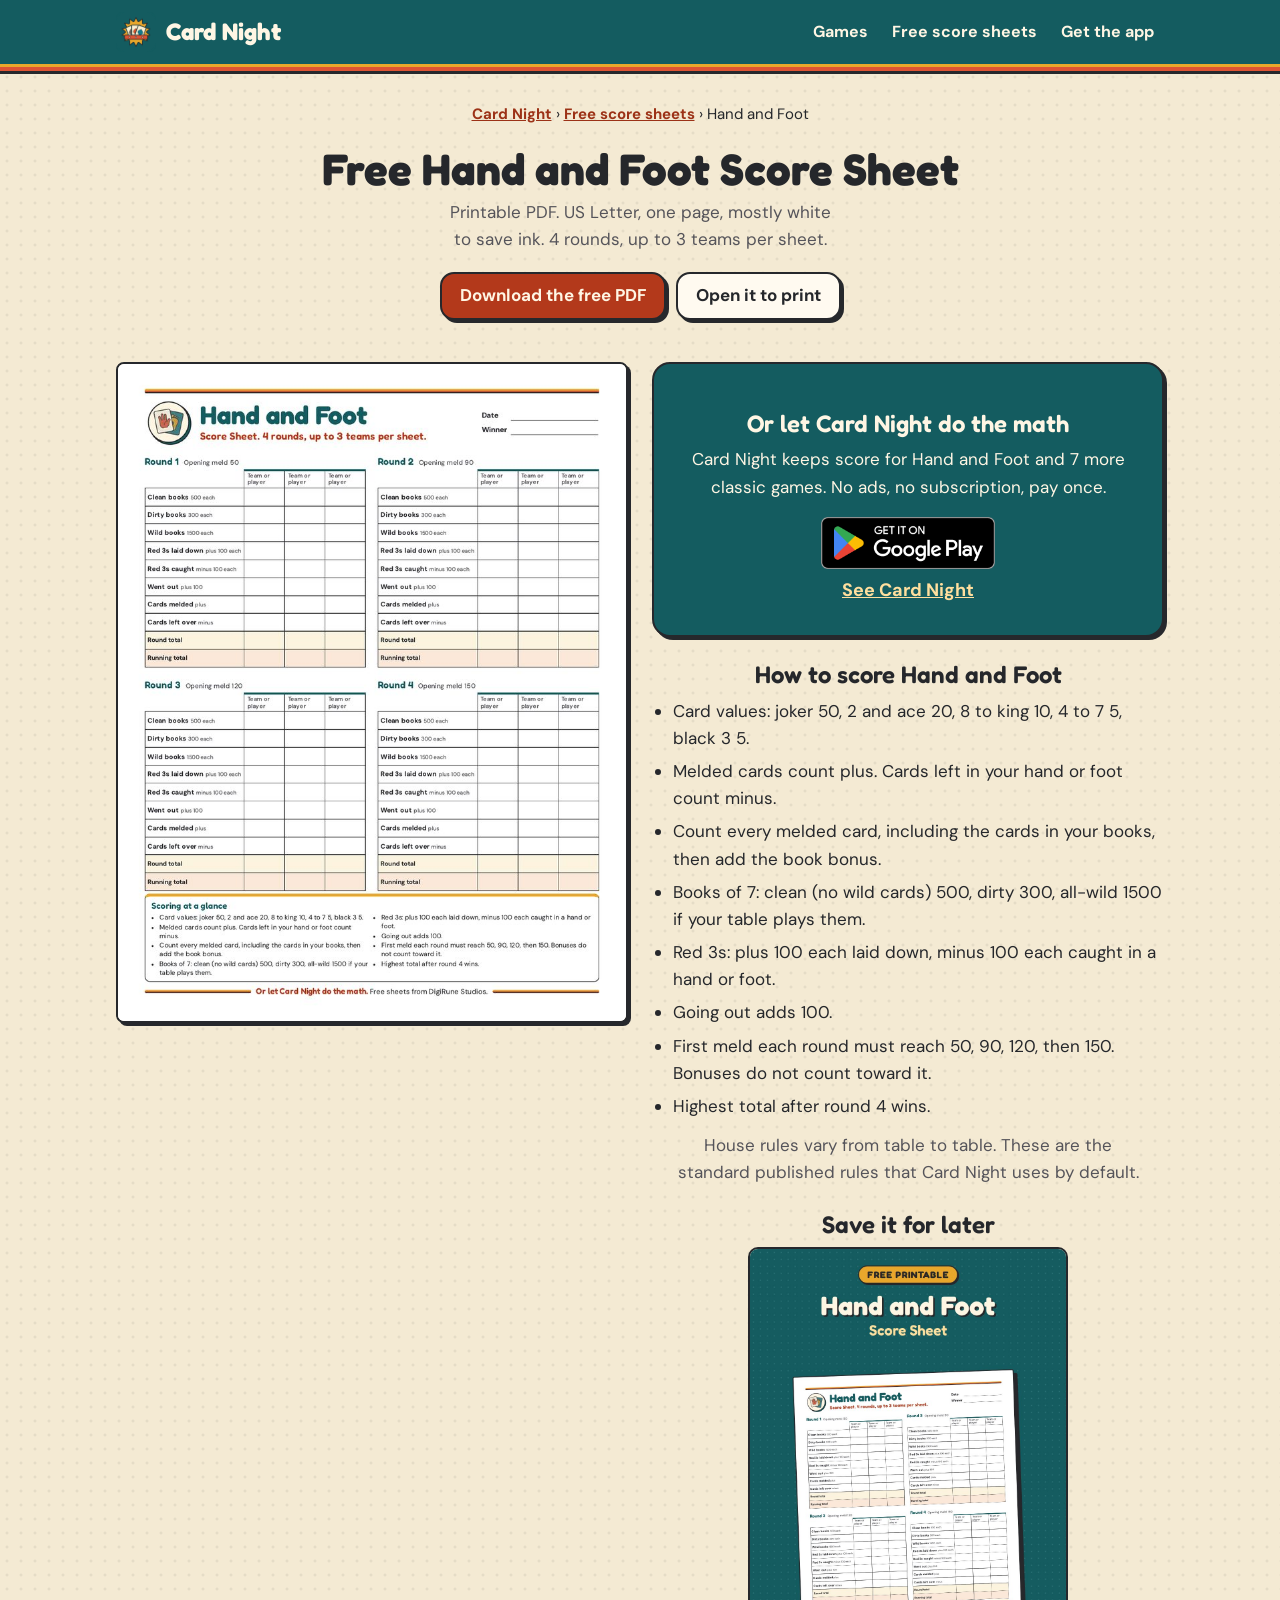
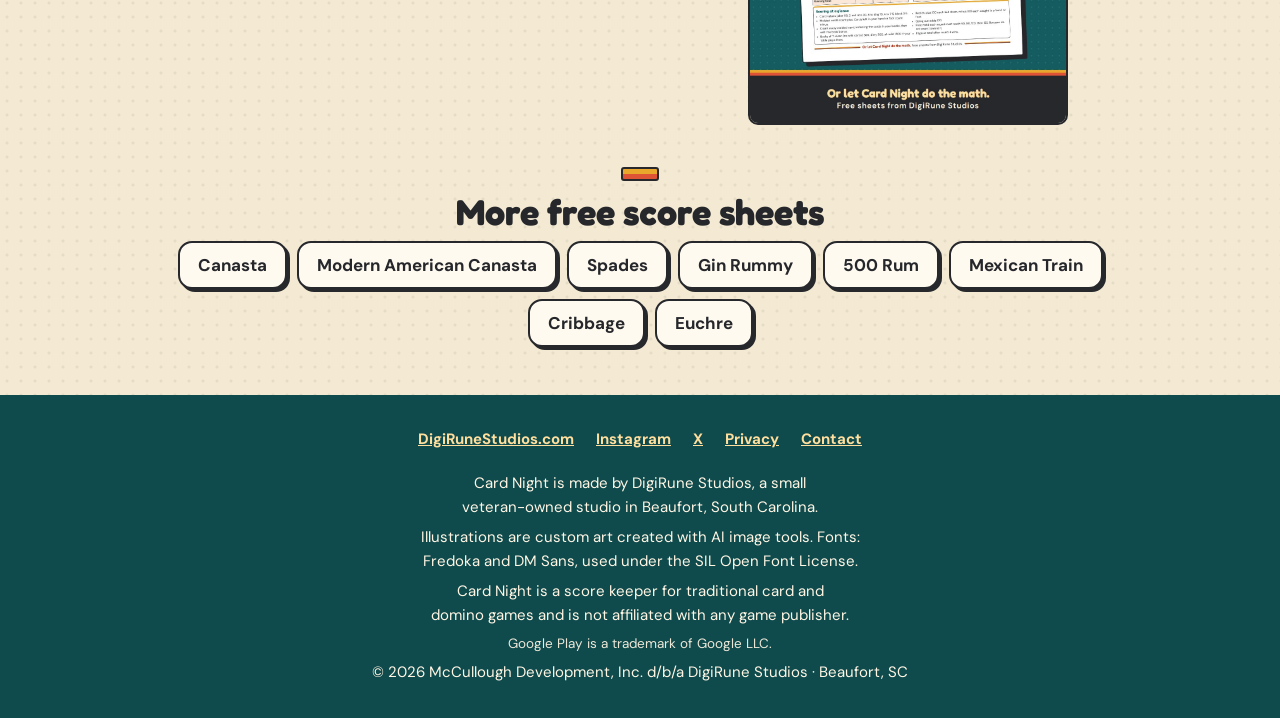
<file: printables/hand-and-foot.html>
<!doctype html>
<html lang="en">
<head>
<meta charset="utf-8">
<meta name="viewport" content="width=device-width, initial-scale=1, viewport-fit=cover">
<title>Free Hand and Foot Score Sheet (Printable PDF) | Card Night</title>
<meta name="description" content="Free printable Hand and Foot score sheet: one US Letter page, easy on ink, with the scoring at a glance. 4 rounds, up to 3 teams per sheet.">
<link rel="canonical" href="https://cardnight.digirunestudios.com/printables/hand-and-foot.html">
<meta property="og:type" content="website">
<meta property="og:site_name" content="Card Night: Score Keeper">
<meta property="og:url" content="https://cardnight.digirunestudios.com/printables/hand-and-foot.html">
<meta property="og:title" content="Free Hand and Foot Score Sheet (Printable PDF) | Card Night">
<meta property="og:description" content="Free printable Hand and Foot score sheet: one US Letter page, easy on ink, with the scoring at a glance. 4 rounds, up to 3 teams per sheet.">
<meta property="og:image" content="https://cardnight.digirunestudios.com/site/img/og/hand-and-foot-score-sheet-1200x630.jpg">
<meta property="og:image:width" content="1200">
<meta property="og:image:height" content="630">
<meta property="og:image:alt" content="Free Hand and Foot score sheet, printable PDF">
<meta name="twitter:card" content="summary_large_image">
<meta name="twitter:title" content="Free Hand and Foot Score Sheet (Printable PDF) | Card Night">
<meta name="twitter:description" content="Free printable Hand and Foot score sheet: one US Letter page, easy on ink, with the scoring at a glance. 4 rounds, up to 3 teams per sheet.">
<meta name="twitter:image" content="https://cardnight.digirunestudios.com/site/img/og/hand-and-foot-score-sheet-1200x630.jpg">
<meta name="theme-color" content="#145c60">
<link rel="icon" type="image/png" sizes="192x192" href="../icons/icon-192.png">
<link rel="apple-touch-icon" href="../icons/apple-touch-icon-180.png">
<link rel="preload" href="../site/fonts/fredoka.woff2" as="font" type="font/woff2" crossorigin>
<link rel="stylesheet" href="../site/site.css">
</head>
<body>
<a class="skip" href="#main">Skip to the page content</a>
<header class="bar"><div class="wrap">
  <a class="brand" href="../"><img src="../icons/icon-192.png" alt="" width="40" height="40">Card&nbsp;Night</a>
  <nav aria-label="Site"><a href="../#games">Games</a><a href="../#printables">Free score sheets</a><a href="../#get">Get the app</a></nav>
</div></header>
<div class="stripes"></div>
<main id="main"><div class="wrap">
  <nav class="crumbs" aria-label="Breadcrumb"><a href="../">Card&nbsp;Night</a> &rsaquo; <a href="../#printables">Free score sheets</a> &rsaquo; Hand&nbsp;and&nbsp;Foot</nav>
  <section class="phead" aria-labelledby="t">
    <h1 id="t" class="pageh1">Free Hand&nbsp;and&nbsp;Foot Score Sheet</h1>
    <p class="intro">Printable PDF. US Letter, one page, mostly white to save ink. 4 rounds, up to 3 teams per sheet.</p>
    <div class="row center">
      <a class="btn primary" href="pdf/hand-and-foot.pdf" download="Hand-and-Foot-Score-Sheet.pdf" type="application/pdf">Download the free PDF</a>
      <a class="btn" href="pdf/hand-and-foot.pdf" type="application/pdf">Open it to print</a>
    </div>
  </section>
  <section class="psheet" aria-label="The Hand and Foot score sheet">
    <div class="split">
      <div>
        <img class="pv-big" src="../site/img/sheets/hand-and-foot.jpg" width="760" height="983" alt="The free Hand and Foot score sheet: columns for each hand and a scoring at a glance box">
      </div>
      <div>
        <div class="card panel cta appcta">
          <h2 class="h3">Or let Card&nbsp;Night do the math</h2>
          <p>Card&nbsp;Night keeps score for Hand&nbsp;and&nbsp;Foot and 7 more classic games. No ads, no subscription, pay once.</p>
          <p class="stores"><a class="badge" data-goatcounter-click="play-cardnight-sheet-hand-and-foot" data-goatcounter-title="Card Night: Google Play button (sheet-hand-and-foot)" href="https://play.google.com/store/apps/details?id=com.digirunestudios.cardnight&amp;referrer=utm_source%3Dcardnight-site%26utm_medium%3Dsheet-hand-and-foot"><img src="../site/img/store/google-play-badge.png" width="174" height="52" alt="Get it on Google Play"></a></p>
          <p class="sheetlink"><a href="../">See Card&nbsp;Night</a></p>
        </div>
        <h2 class="h3">How to score Hand&nbsp;and&nbsp;Foot</h2>
        <ul class="keylist">
          <li>Card values: joker 50, 2 and ace 20, 8 to king 10, 4 to 7 5, black 3 5.</li>
          <li>Melded cards count plus. Cards left in your hand or foot count minus.</li>
          <li>Count every melded card, including the cards in your books, then add the book bonus.</li>
          <li>Books of 7: clean (no wild cards) 500, dirty 300, all-&#8288;wild 1500 if your table plays them.</li>
          <li>Red 3s: plus 100 each laid down, minus 100 each caught in a hand or foot.</li>
          <li>Going out adds 100.</li>
          <li>First meld each round must reach 50, 90, 120, then 150. Bonuses do not count toward it.</li>
          <li>Highest total after round 4 wins.</li>
        </ul>
        <p class="intro note">House rules vary from table to table. These are the standard published rules that Card&nbsp;Night uses by default.</p>
        <h2 class="h3">Save it for later</h2>
        <img class="pin" src="../site/img/pins/hand-and-foot-pin-1000x1500.jpg" width="1000" height="1500" loading="lazy" alt="Free printable Hand and Foot score sheet, from DigiRune Studios">
      </div>
    </div>
  </section>
  <section aria-labelledby="more">
    <h2 id="more">More free score sheets</h2>
    <ul class="morelinks">
      <li><a class="btn" href="canasta.html">Canasta</a></li>
      <li><a class="btn" href="modern-american-canasta.html">Modern American Canasta</a></li>
      <li><a class="btn" href="spades.html">Spades</a></li>
      <li><a class="btn" href="gin-rummy.html">Gin&nbsp;Rummy</a></li>
      <li><a class="btn" href="500-rum.html">500&nbsp;Rum</a></li>
      <li><a class="btn" href="mexican-train.html">Mexican&nbsp;Train</a></li>
      <li><a class="btn" href="cribbage.html">Cribbage</a></li>
      <li><a class="btn" href="euchre.html">Euchre</a></li>
    </ul>
  </section>
</div></main>
<footer><div class="wrap">
  <ul class="links">
    <li><a href="https://digirunestudios.com/">DigiRuneStudios.com</a></li>
    <li><a href="https://www.instagram.com/digirune/">Instagram</a></li>
    <li><a href="https://x.com/DigiRuneStudios">X</a></li>
    <li><a href="../privacy.html">Privacy</a></li>
    <li><a href="mailto:will@digirunestudios.com">Contact</a></li>
  </ul>
  <p>Card&nbsp;Night is made by DigiRune&nbsp;Studios, a small veteran-&#8288;owned studio in Beaufort, South&nbsp;Carolina.</p>
  <p>Illustrations are custom art created with AI image tools. Fonts: Fredoka and DM Sans, used under the SIL Open Font License.</p>
  <p>Card&nbsp;Night is a score&nbsp;keeper for traditional card and domino games and is not affiliated with any game publisher.</p>
  <p class="tm">Google&nbsp;Play is a trademark of Google LLC.</p>
  <p>&copy; 2026 McCullough Development, Inc. d/b/a DigiRune&nbsp;Studios &middot; Beaufort, SC</p>
</div></footer>
<script src="../site/site.js" defer></script>
<script>window.goatcounter={path:function(p){return location.host+p}}</script>
<!-- GoatCounter: privacy-friendly visit counting, no cookies -->
<script data-goatcounter="https://digirune.goatcounter.com/count" async src="//gc.zgo.at/count.js"></script>
</body>
</html>
</file>
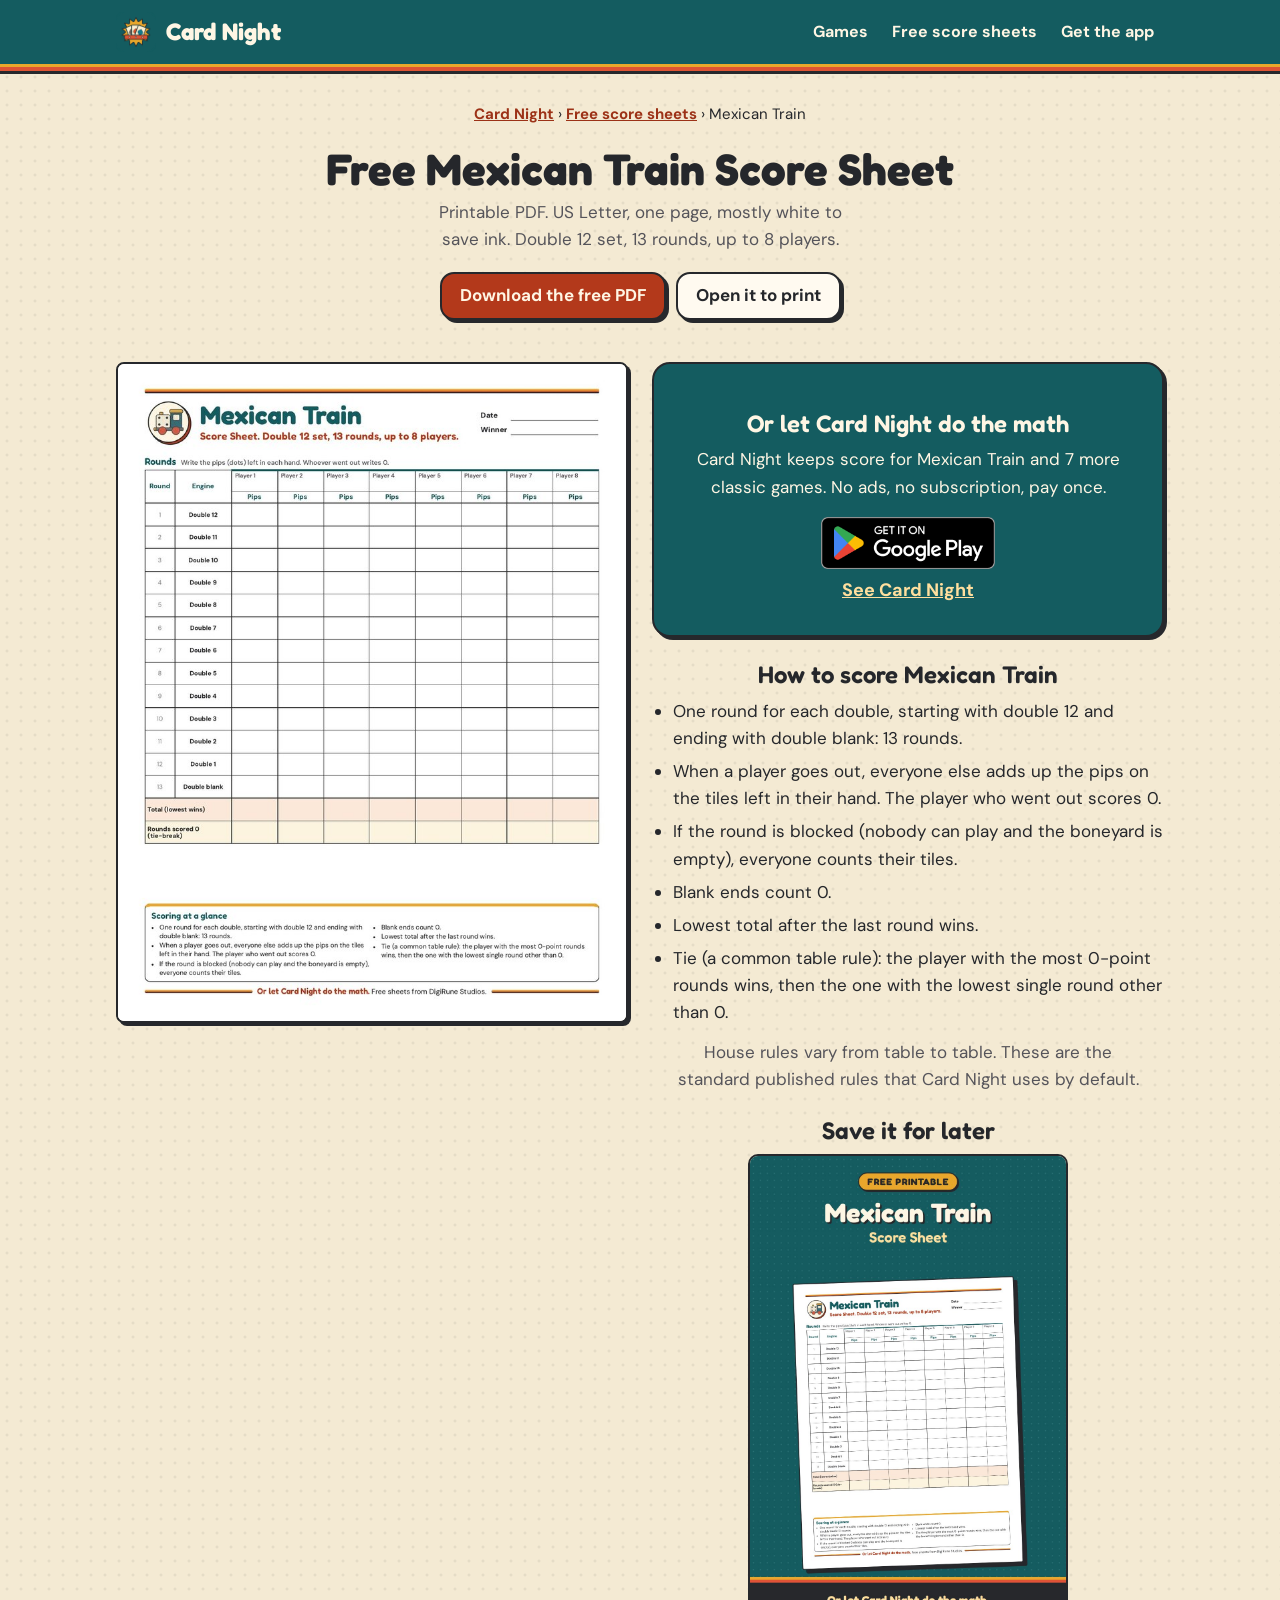
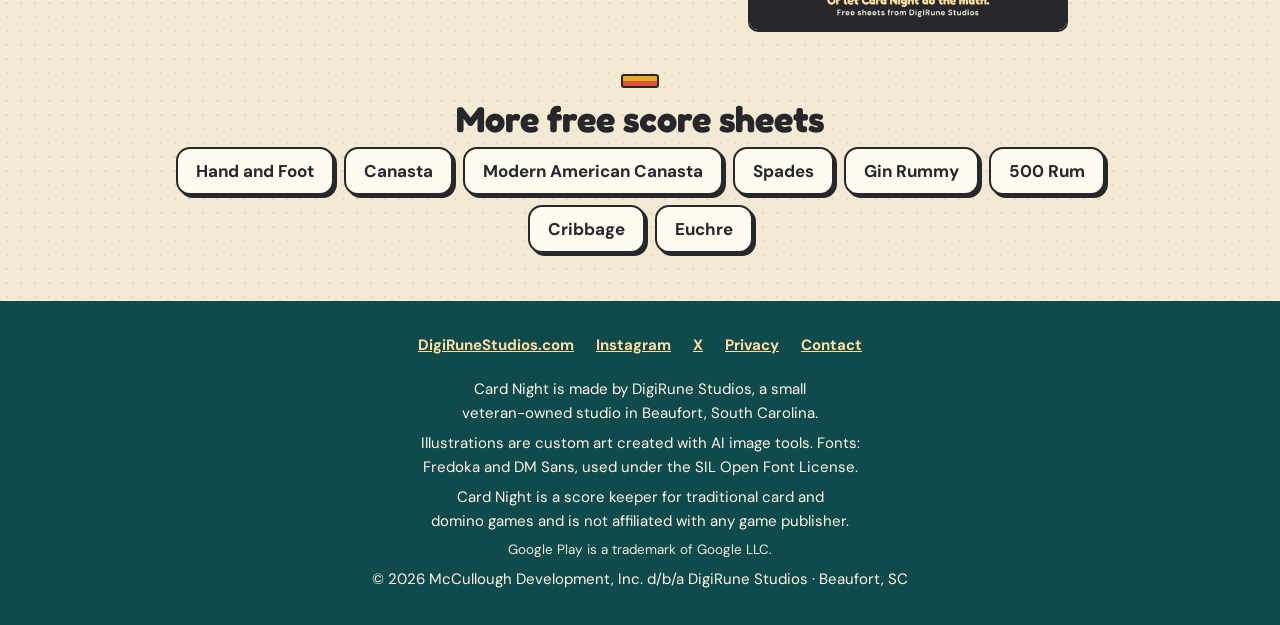
<file: printables/mexican-train.html>
<!doctype html>
<html lang="en">
<head>
<meta charset="utf-8">
<meta name="viewport" content="width=device-width, initial-scale=1, viewport-fit=cover">
<title>Free Mexican Train Score Sheet (Printable PDF) | Card Night</title>
<meta name="description" content="Free printable Mexican Train score sheet: one US Letter page, easy on ink, with the scoring at a glance. Double 12 set, 13 rounds, up to 8 players.">
<link rel="canonical" href="https://cardnight.digirunestudios.com/printables/mexican-train.html">
<meta property="og:type" content="website">
<meta property="og:site_name" content="Card Night: Score Keeper">
<meta property="og:url" content="https://cardnight.digirunestudios.com/printables/mexican-train.html">
<meta property="og:title" content="Free Mexican Train Score Sheet (Printable PDF) | Card Night">
<meta property="og:description" content="Free printable Mexican Train score sheet: one US Letter page, easy on ink, with the scoring at a glance. Double 12 set, 13 rounds, up to 8 players.">
<meta property="og:image" content="https://cardnight.digirunestudios.com/site/img/og/mexican-train-score-sheet-1200x630.jpg">
<meta property="og:image:width" content="1200">
<meta property="og:image:height" content="630">
<meta property="og:image:alt" content="Free Mexican Train score sheet, printable PDF">
<meta name="twitter:card" content="summary_large_image">
<meta name="twitter:title" content="Free Mexican Train Score Sheet (Printable PDF) | Card Night">
<meta name="twitter:description" content="Free printable Mexican Train score sheet: one US Letter page, easy on ink, with the scoring at a glance. Double 12 set, 13 rounds, up to 8 players.">
<meta name="twitter:image" content="https://cardnight.digirunestudios.com/site/img/og/mexican-train-score-sheet-1200x630.jpg">
<meta name="theme-color" content="#145c60">
<link rel="icon" type="image/png" sizes="192x192" href="../icons/icon-192.png">
<link rel="apple-touch-icon" href="../icons/apple-touch-icon-180.png">
<link rel="preload" href="../site/fonts/fredoka.woff2" as="font" type="font/woff2" crossorigin>
<link rel="stylesheet" href="../site/site.css">
</head>
<body>
<a class="skip" href="#main">Skip to the page content</a>
<header class="bar"><div class="wrap">
  <a class="brand" href="../"><img src="../icons/icon-192.png" alt="" width="40" height="40">Card&nbsp;Night</a>
  <nav aria-label="Site"><a href="../#games">Games</a><a href="../#printables">Free score sheets</a><a href="../#get">Get the app</a></nav>
</div></header>
<div class="stripes"></div>
<main id="main"><div class="wrap">
  <nav class="crumbs" aria-label="Breadcrumb"><a href="../">Card&nbsp;Night</a> &rsaquo; <a href="../#printables">Free score sheets</a> &rsaquo; Mexican&nbsp;Train</nav>
  <section class="phead" aria-labelledby="t">
    <h1 id="t" class="pageh1">Free Mexican&nbsp;Train Score Sheet</h1>
    <p class="intro">Printable PDF. US Letter, one page, mostly white to save ink. Double 12 set, 13 rounds, up to 8 players.</p>
    <div class="row center">
      <a class="btn primary" href="pdf/mexican-train.pdf" download="Mexican-Train-Score-Sheet.pdf" type="application/pdf">Download the free PDF</a>
      <a class="btn" href="pdf/mexican-train.pdf" type="application/pdf">Open it to print</a>
    </div>
  </section>
  <section class="psheet" aria-label="The Mexican Train score sheet">
    <div class="split">
      <div>
        <img class="pv-big" src="../site/img/sheets/mexican-train.jpg" width="760" height="983" alt="The free Mexican Train score sheet: columns for each hand and a scoring at a glance box">
      </div>
      <div>
        <div class="card panel cta appcta">
          <h2 class="h3">Or let Card&nbsp;Night do the math</h2>
          <p>Card&nbsp;Night keeps score for Mexican&nbsp;Train and 7 more classic games. No ads, no subscription, pay once.</p>
          <p class="stores"><a class="badge" data-goatcounter-click="play-cardnight-sheet-mexican-train" data-goatcounter-title="Card Night: Google Play button (sheet-mexican-train)" href="https://play.google.com/store/apps/details?id=com.digirunestudios.cardnight&amp;referrer=utm_source%3Dcardnight-site%26utm_medium%3Dsheet-mexican-train"><img src="../site/img/store/google-play-badge.png" width="174" height="52" alt="Get it on Google Play"></a></p>
          <p class="sheetlink"><a href="../">See Card&nbsp;Night</a></p>
        </div>
        <h2 class="h3">How to score Mexican&nbsp;Train</h2>
        <ul class="keylist">
          <li>One round for each double, starting with double 12 and ending with double blank: 13 rounds.</li>
          <li>When a player goes out, everyone else adds up the pips on the tiles left in their hand. The player who went out scores 0.</li>
          <li>If the round is blocked (nobody can play and the boneyard is empty), everyone counts their tiles.</li>
          <li>Blank ends count 0.</li>
          <li>Lowest total after the last round wins.</li>
          <li>Tie (a common table rule): the player with the most 0-&#8288;point rounds wins, then the one with the lowest single round other than 0.</li>
        </ul>
        <p class="intro note">House rules vary from table to table. These are the standard published rules that Card&nbsp;Night uses by default.</p>
        <h2 class="h3">Save it for later</h2>
        <img class="pin" src="../site/img/pins/mexican-train-pin-1000x1500.jpg" width="1000" height="1500" loading="lazy" alt="Free printable Mexican Train score sheet, from DigiRune Studios">
      </div>
    </div>
  </section>
  <section aria-labelledby="more">
    <h2 id="more">More free score sheets</h2>
    <ul class="morelinks">
      <li><a class="btn" href="hand-and-foot.html">Hand&nbsp;and&nbsp;Foot</a></li>
      <li><a class="btn" href="canasta.html">Canasta</a></li>
      <li><a class="btn" href="modern-american-canasta.html">Modern American Canasta</a></li>
      <li><a class="btn" href="spades.html">Spades</a></li>
      <li><a class="btn" href="gin-rummy.html">Gin&nbsp;Rummy</a></li>
      <li><a class="btn" href="500-rum.html">500&nbsp;Rum</a></li>
      <li><a class="btn" href="cribbage.html">Cribbage</a></li>
      <li><a class="btn" href="euchre.html">Euchre</a></li>
    </ul>
  </section>
</div></main>
<footer><div class="wrap">
  <ul class="links">
    <li><a href="https://digirunestudios.com/">DigiRuneStudios.com</a></li>
    <li><a href="https://www.instagram.com/digirune/">Instagram</a></li>
    <li><a href="https://x.com/DigiRuneStudios">X</a></li>
    <li><a href="../privacy.html">Privacy</a></li>
    <li><a href="mailto:will@digirunestudios.com">Contact</a></li>
  </ul>
  <p>Card&nbsp;Night is made by DigiRune&nbsp;Studios, a small veteran-&#8288;owned studio in Beaufort, South&nbsp;Carolina.</p>
  <p>Illustrations are custom art created with AI image tools. Fonts: Fredoka and DM Sans, used under the SIL Open Font License.</p>
  <p>Card&nbsp;Night is a score&nbsp;keeper for traditional card and domino games and is not affiliated with any game publisher.</p>
  <p class="tm">Google&nbsp;Play is a trademark of Google LLC.</p>
  <p>&copy; 2026 McCullough Development, Inc. d/b/a DigiRune&nbsp;Studios &middot; Beaufort, SC</p>
</div></footer>
<script src="../site/site.js" defer></script>
<script>window.goatcounter={path:function(p){return location.host+p}}</script>
<!-- GoatCounter: privacy-friendly visit counting, no cookies -->
<script data-goatcounter="https://digirune.goatcounter.com/count" async src="//gc.zgo.at/count.js"></script>
</body>
</html>
</file>
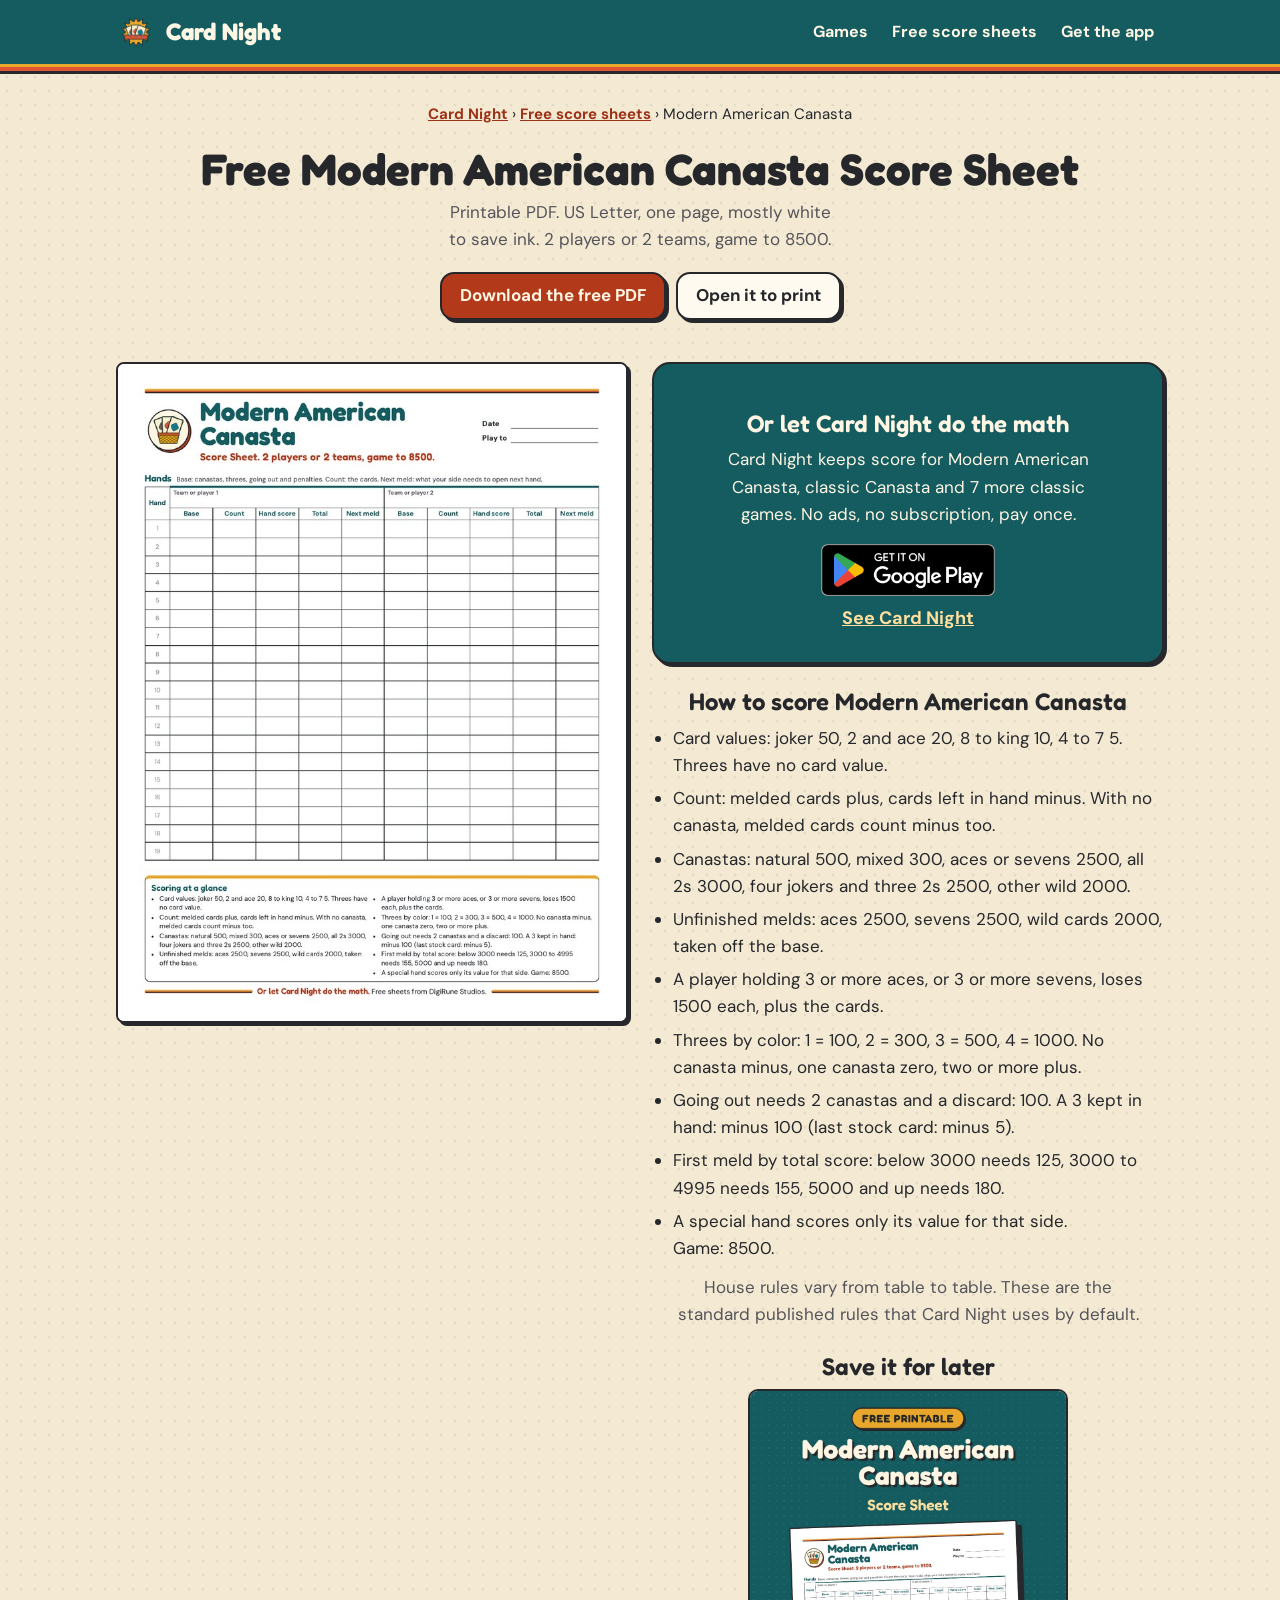
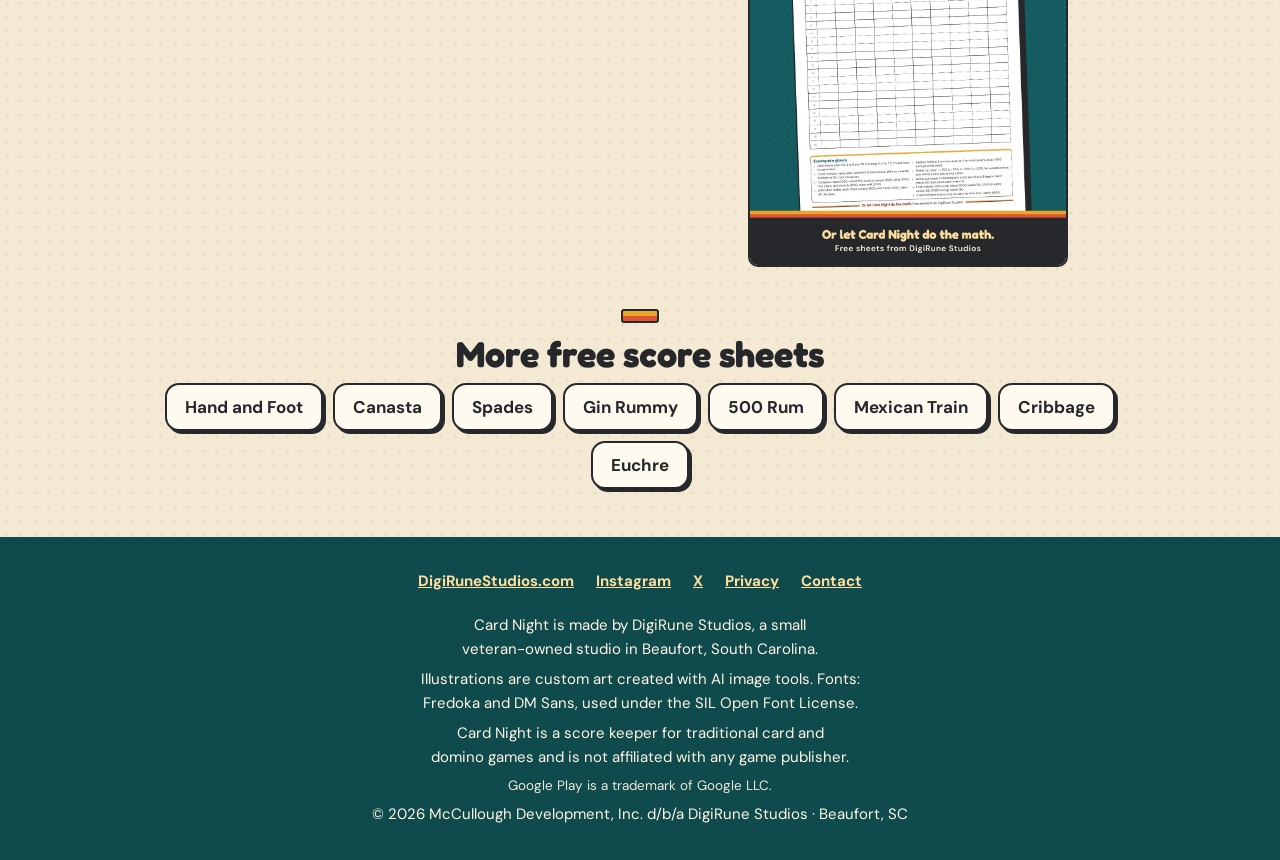
<file: printables/modern-american-canasta.html>
<!doctype html>
<html lang="en">
<head>
<meta charset="utf-8">
<meta name="viewport" content="width=device-width, initial-scale=1, viewport-fit=cover">
<title>Free Modern American Canasta Score Sheet (Printable PDF) | Card Night</title>
<meta name="description" content="Free printable Modern American Canasta score sheet: one US Letter page, easy on ink, with the scoring at a glance. 2 players or 2 teams, game to 8500.">
<link rel="canonical" href="https://cardnight.digirunestudios.com/printables/modern-american-canasta.html">
<meta property="og:type" content="website">
<meta property="og:site_name" content="Card Night: Score Keeper">
<meta property="og:url" content="https://cardnight.digirunestudios.com/printables/modern-american-canasta.html">
<meta property="og:title" content="Free Modern American Canasta Score Sheet (Printable PDF) | Card Night">
<meta property="og:description" content="Free printable Modern American Canasta score sheet: one US Letter page, easy on ink, with the scoring at a glance. 2 players or 2 teams, game to 8500.">
<meta property="og:image" content="https://cardnight.digirunestudios.com/site/img/og/modern-american-canasta-score-sheet-1200x630.jpg">
<meta property="og:image:width" content="1200">
<meta property="og:image:height" content="630">
<meta property="og:image:alt" content="Free Modern American Canasta score sheet, printable PDF">
<meta name="twitter:card" content="summary_large_image">
<meta name="twitter:title" content="Free Modern American Canasta Score Sheet (Printable PDF) | Card Night">
<meta name="twitter:description" content="Free printable Modern American Canasta score sheet: one US Letter page, easy on ink, with the scoring at a glance. 2 players or 2 teams, game to 8500.">
<meta name="twitter:image" content="https://cardnight.digirunestudios.com/site/img/og/modern-american-canasta-score-sheet-1200x630.jpg">
<meta name="theme-color" content="#145c60">
<link rel="icon" type="image/png" sizes="192x192" href="../icons/icon-192.png">
<link rel="apple-touch-icon" href="../icons/apple-touch-icon-180.png">
<link rel="preload" href="../site/fonts/fredoka.woff2" as="font" type="font/woff2" crossorigin>
<link rel="stylesheet" href="../site/site.css">
</head>
<body>
<a class="skip" href="#main">Skip to the page content</a>
<header class="bar"><div class="wrap">
  <a class="brand" href="../"><img src="../icons/icon-192.png" alt="" width="40" height="40">Card&nbsp;Night</a>
  <nav aria-label="Site"><a href="../#games">Games</a><a href="../#printables">Free score sheets</a><a href="../#get">Get the app</a></nav>
</div></header>
<div class="stripes"></div>
<main id="main"><div class="wrap">
  <nav class="crumbs" aria-label="Breadcrumb"><a href="../">Card&nbsp;Night</a> &rsaquo; <a href="../#printables">Free score sheets</a> &rsaquo; Modern American Canasta</nav>
  <section class="phead" aria-labelledby="t">
    <h1 id="t" class="pageh1">Free Modern American Canasta Score Sheet</h1>
    <p class="intro">Printable PDF. US Letter, one page, mostly white to save ink. 2 players or 2 teams, game to 8500.</p>
    <div class="row center">
      <a class="btn primary" href="pdf/modern-american-canasta.pdf" download="Modern-American-Canasta-Score-Sheet.pdf" type="application/pdf">Download the free PDF</a>
      <a class="btn" href="pdf/modern-american-canasta.pdf" type="application/pdf">Open it to print</a>
    </div>
  </section>
  <section class="psheet" aria-label="The Modern American Canasta score sheet">
    <div class="split">
      <div>
        <img class="pv-big" src="../site/img/sheets/modern-american-canasta.jpg" width="760" height="983" alt="The free Modern American Canasta score sheet: columns for each hand and a scoring at a glance box">
      </div>
      <div>
        <div class="card panel cta appcta">
          <h2 class="h3">Or let Card&nbsp;Night do the math</h2>
          <p>Card&nbsp;Night keeps score for Modern American Canasta, classic Canasta and 7 more classic games. No ads, no subscription, pay once.</p>
          <p class="stores"><a class="badge" data-goatcounter-click="play-cardnight-sheet-modern-american-canasta" data-goatcounter-title="Card Night: Google Play button (sheet-modern-american-canasta)" href="https://play.google.com/store/apps/details?id=com.digirunestudios.cardnight&amp;referrer=utm_source%3Dcardnight-site%26utm_medium%3Dsheet-modern-american-canasta"><img src="../site/img/store/google-play-badge.png" width="174" height="52" alt="Get it on Google Play"></a></p>
          <p class="sheetlink"><a href="../">See Card&nbsp;Night</a></p>
        </div>
        <h2 class="h3">How to score Modern American Canasta</h2>
        <ul class="keylist">
          <li>Card values: joker 50, 2 and ace 20, 8 to king 10, 4 to 7 5. Threes have no card value.</li>
          <li>Count: melded cards plus, cards left in hand minus. With no canasta, melded cards count minus too.</li>
          <li>Canastas: natural 500, mixed 300, aces or sevens 2500, all 2s 3000, four jokers and three 2s 2500, other wild 2000.</li>
          <li>Unfinished melds: aces 2500, sevens 2500, wild cards 2000, taken off the base.</li>
          <li>A player holding 3 or more aces, or 3 or more sevens, loses 1500 each, plus the cards.</li>
          <li>Threes by color: 1 = 100, 2 = 300, 3 = 500, 4 = 1000. No canasta minus, one canasta zero, two or more plus.</li>
          <li>Going out needs 2 canastas and a discard: 100. A 3 kept in hand: minus 100 (last stock card: minus 5).</li>
          <li>First meld by total score: below 3000 needs 125, 3000 to 4995 needs 155, 5000 and up needs 180.</li>
          <li>A special hand scores only its value for that side. Game: 8500.</li>
        </ul>
        <p class="intro note">House rules vary from table to table. These are the standard published rules that Card&nbsp;Night uses by default.</p>
        <h2 class="h3">Save it for later</h2>
        <img class="pin" src="../site/img/pins/modern-american-canasta-pin-1000x1500.jpg" width="1000" height="1500" loading="lazy" alt="Free printable Modern American Canasta score sheet, from DigiRune Studios">
      </div>
    </div>
  </section>
  <section aria-labelledby="more">
    <h2 id="more">More free score sheets</h2>
    <ul class="morelinks">
      <li><a class="btn" href="hand-and-foot.html">Hand&nbsp;and&nbsp;Foot</a></li>
      <li><a class="btn" href="canasta.html">Canasta</a></li>
      <li><a class="btn" href="spades.html">Spades</a></li>
      <li><a class="btn" href="gin-rummy.html">Gin&nbsp;Rummy</a></li>
      <li><a class="btn" href="500-rum.html">500&nbsp;Rum</a></li>
      <li><a class="btn" href="mexican-train.html">Mexican&nbsp;Train</a></li>
      <li><a class="btn" href="cribbage.html">Cribbage</a></li>
      <li><a class="btn" href="euchre.html">Euchre</a></li>
    </ul>
  </section>
</div></main>
<footer><div class="wrap">
  <ul class="links">
    <li><a href="https://digirunestudios.com/">DigiRuneStudios.com</a></li>
    <li><a href="https://www.instagram.com/digirune/">Instagram</a></li>
    <li><a href="https://x.com/DigiRuneStudios">X</a></li>
    <li><a href="../privacy.html">Privacy</a></li>
    <li><a href="mailto:will@digirunestudios.com">Contact</a></li>
  </ul>
  <p>Card&nbsp;Night is made by DigiRune&nbsp;Studios, a small veteran-&#8288;owned studio in Beaufort, South&nbsp;Carolina.</p>
  <p>Illustrations are custom art created with AI image tools. Fonts: Fredoka and DM Sans, used under the SIL Open Font License.</p>
  <p>Card&nbsp;Night is a score&nbsp;keeper for traditional card and domino games and is not affiliated with any game publisher.</p>
  <p class="tm">Google&nbsp;Play is a trademark of Google LLC.</p>
  <p>&copy; 2026 McCullough Development, Inc. d/b/a DigiRune&nbsp;Studios &middot; Beaufort, SC</p>
</div></footer>
<script src="../site/site.js" defer></script>
<script>window.goatcounter={path:function(p){return location.host+p}}</script>
<!-- GoatCounter: privacy-friendly visit counting, no cookies -->
<script data-goatcounter="https://digirune.goatcounter.com/count" async src="//gc.zgo.at/count.js"></script>
</body>
</html>
</file>
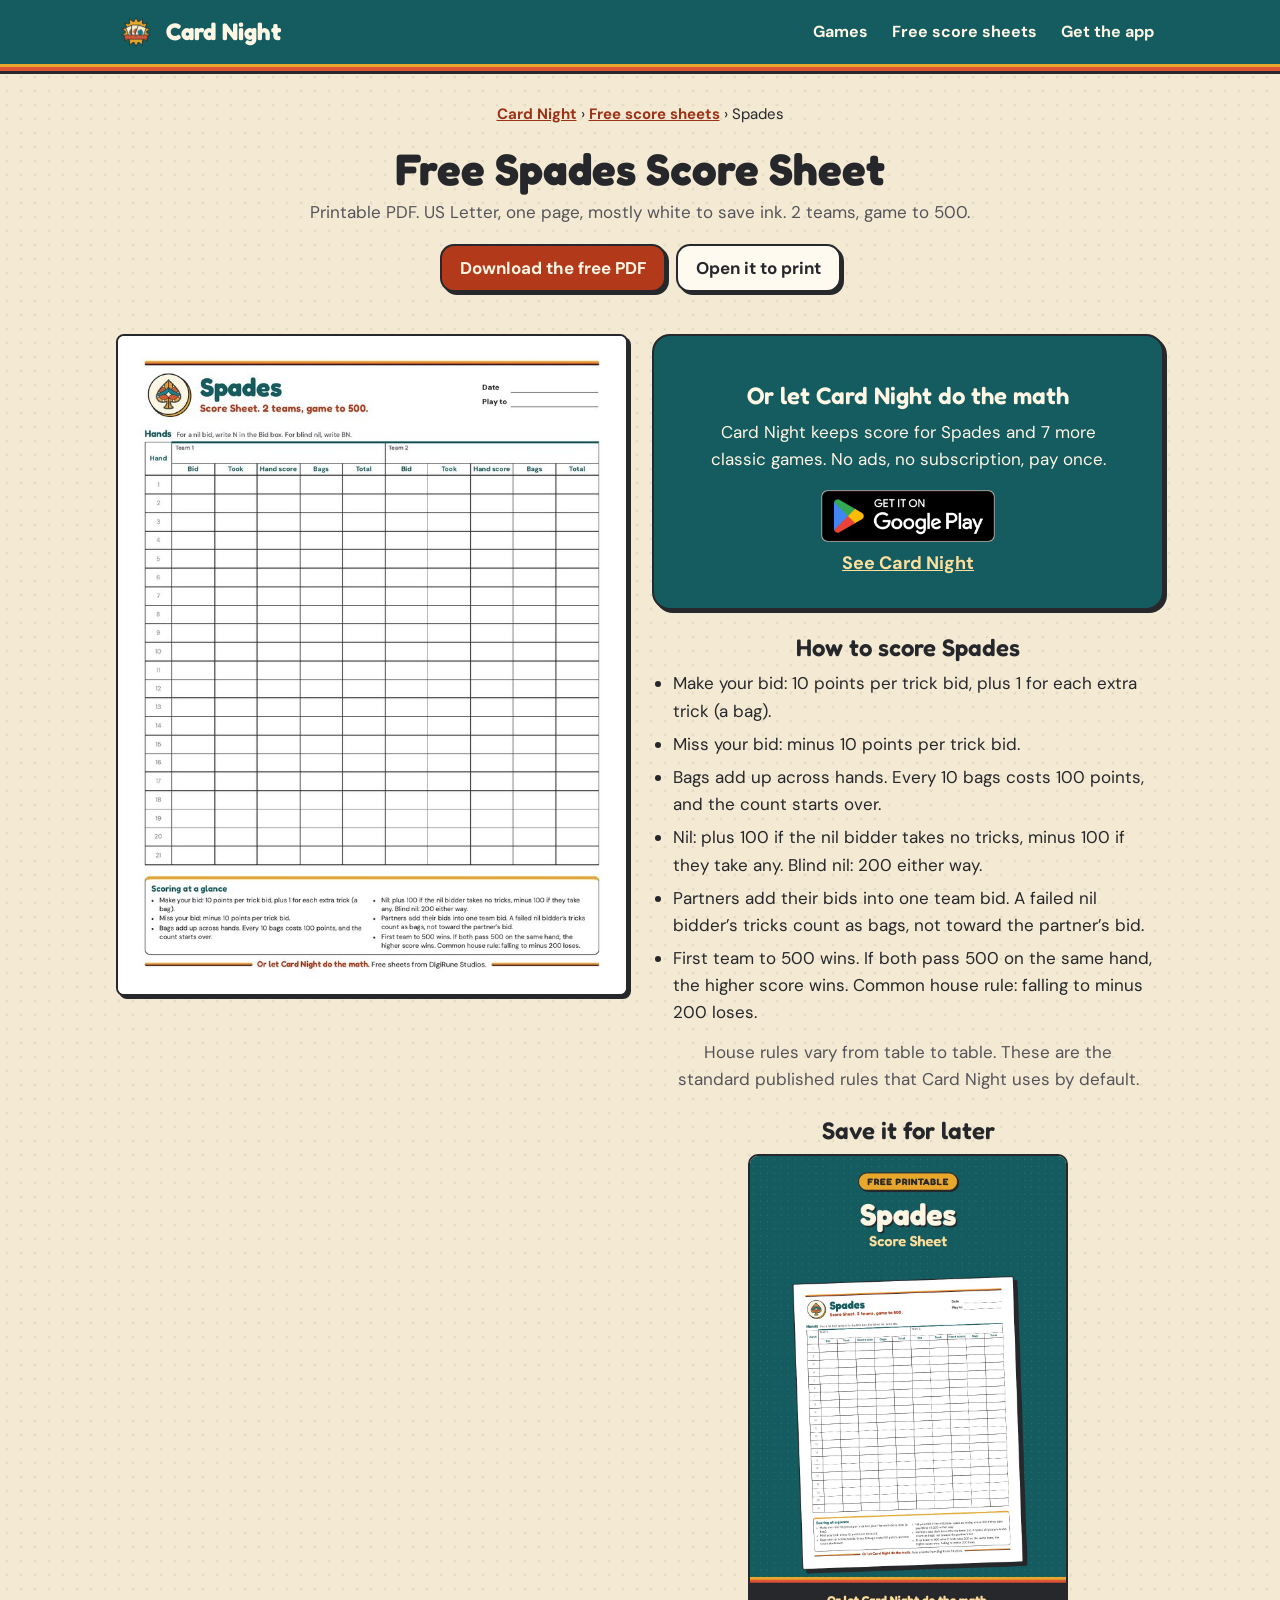
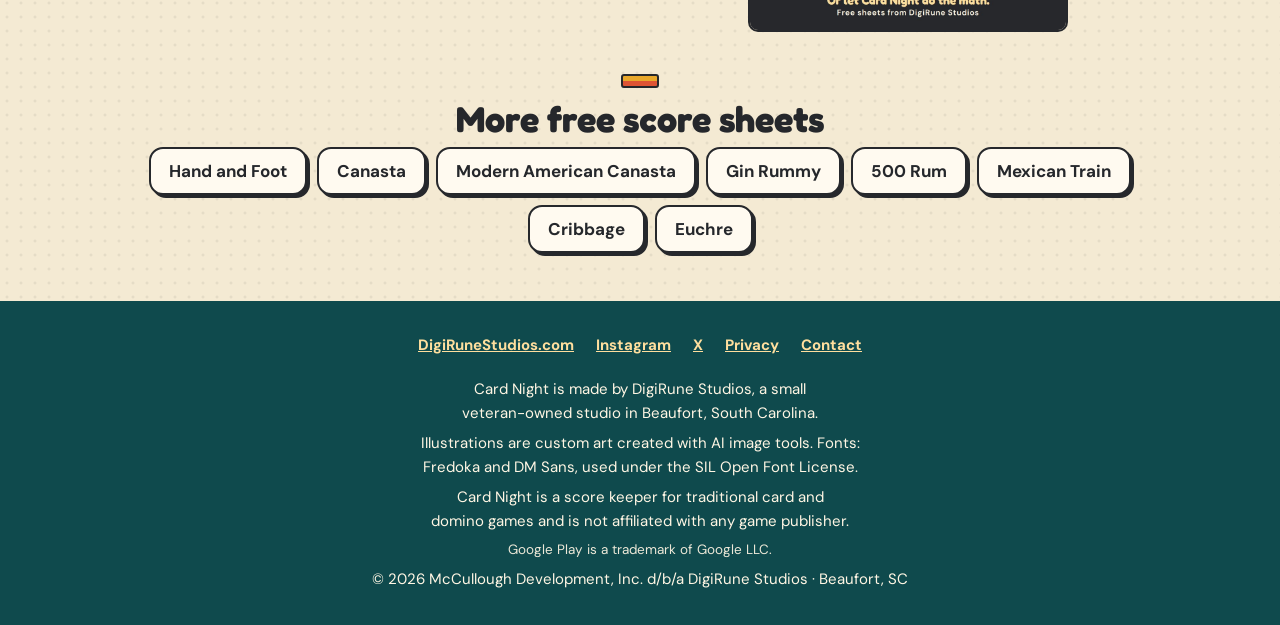
<file: printables/spades.html>
<!doctype html>
<html lang="en">
<head>
<meta charset="utf-8">
<meta name="viewport" content="width=device-width, initial-scale=1, viewport-fit=cover">
<title>Free Spades Score Sheet (Printable PDF) | Card Night</title>
<meta name="description" content="Free printable Spades score sheet: one US Letter page, easy on ink, with the scoring at a glance. 2 teams, game to 500.">
<link rel="canonical" href="https://cardnight.digirunestudios.com/printables/spades.html">
<meta property="og:type" content="website">
<meta property="og:site_name" content="Card Night: Score Keeper">
<meta property="og:url" content="https://cardnight.digirunestudios.com/printables/spades.html">
<meta property="og:title" content="Free Spades Score Sheet (Printable PDF) | Card Night">
<meta property="og:description" content="Free printable Spades score sheet: one US Letter page, easy on ink, with the scoring at a glance. 2 teams, game to 500.">
<meta property="og:image" content="https://cardnight.digirunestudios.com/site/img/og/spades-score-sheet-1200x630.jpg">
<meta property="og:image:width" content="1200">
<meta property="og:image:height" content="630">
<meta property="og:image:alt" content="Free Spades score sheet, printable PDF">
<meta name="twitter:card" content="summary_large_image">
<meta name="twitter:title" content="Free Spades Score Sheet (Printable PDF) | Card Night">
<meta name="twitter:description" content="Free printable Spades score sheet: one US Letter page, easy on ink, with the scoring at a glance. 2 teams, game to 500.">
<meta name="twitter:image" content="https://cardnight.digirunestudios.com/site/img/og/spades-score-sheet-1200x630.jpg">
<meta name="theme-color" content="#145c60">
<link rel="icon" type="image/png" sizes="192x192" href="../icons/icon-192.png">
<link rel="apple-touch-icon" href="../icons/apple-touch-icon-180.png">
<link rel="preload" href="../site/fonts/fredoka.woff2" as="font" type="font/woff2" crossorigin>
<link rel="stylesheet" href="../site/site.css">
</head>
<body>
<a class="skip" href="#main">Skip to the page content</a>
<header class="bar"><div class="wrap">
  <a class="brand" href="../"><img src="../icons/icon-192.png" alt="" width="40" height="40">Card&nbsp;Night</a>
  <nav aria-label="Site"><a href="../#games">Games</a><a href="../#printables">Free score sheets</a><a href="../#get">Get the app</a></nav>
</div></header>
<div class="stripes"></div>
<main id="main"><div class="wrap">
  <nav class="crumbs" aria-label="Breadcrumb"><a href="../">Card&nbsp;Night</a> &rsaquo; <a href="../#printables">Free score sheets</a> &rsaquo; Spades</nav>
  <section class="phead" aria-labelledby="t">
    <h1 id="t" class="pageh1">Free Spades Score Sheet</h1>
    <p class="intro">Printable PDF. US Letter, one page, mostly white to save ink. 2 teams, game to 500.</p>
    <div class="row center">
      <a class="btn primary" href="pdf/spades.pdf" download="Spades-Score-Sheet.pdf" type="application/pdf">Download the free PDF</a>
      <a class="btn" href="pdf/spades.pdf" type="application/pdf">Open it to print</a>
    </div>
  </section>
  <section class="psheet" aria-label="The Spades score sheet">
    <div class="split">
      <div>
        <img class="pv-big" src="../site/img/sheets/spades.jpg" width="760" height="983" alt="The free Spades score sheet: columns for each hand and a scoring at a glance box">
      </div>
      <div>
        <div class="card panel cta appcta">
          <h2 class="h3">Or let Card&nbsp;Night do the math</h2>
          <p>Card&nbsp;Night keeps score for Spades and 7 more classic games. No ads, no subscription, pay once.</p>
          <p class="stores"><a class="badge" data-goatcounter-click="play-cardnight-sheet-spades" data-goatcounter-title="Card Night: Google Play button (sheet-spades)" href="https://play.google.com/store/apps/details?id=com.digirunestudios.cardnight&amp;referrer=utm_source%3Dcardnight-site%26utm_medium%3Dsheet-spades"><img src="../site/img/store/google-play-badge.png" width="174" height="52" alt="Get it on Google Play"></a></p>
          <p class="sheetlink"><a href="../">See Card&nbsp;Night</a></p>
        </div>
        <h2 class="h3">How to score Spades</h2>
        <ul class="keylist">
          <li>Make your bid: 10 points per trick bid, plus 1 for each extra trick (a bag).</li>
          <li>Miss your bid: minus 10 points per trick bid.</li>
          <li>Bags add up across hands. Every 10 bags costs 100 points, and the count starts over.</li>
          <li>Nil: plus 100 if the nil bidder takes no tricks, minus 100 if they take any. Blind&nbsp;nil: 200 either way.</li>
          <li>Partners add their bids into one team bid. A failed nil bidder’s tricks count as bags, not toward the partner’s bid.</li>
          <li>First team to 500 wins. If both pass 500 on the same hand, the higher score wins. Common house rule: falling to minus 200 loses.</li>
        </ul>
        <p class="intro note">House rules vary from table to table. These are the standard published rules that Card&nbsp;Night uses by default.</p>
        <h2 class="h3">Save it for later</h2>
        <img class="pin" src="../site/img/pins/spades-pin-1000x1500.jpg" width="1000" height="1500" loading="lazy" alt="Free printable Spades score sheet, from DigiRune Studios">
      </div>
    </div>
  </section>
  <section aria-labelledby="more">
    <h2 id="more">More free score sheets</h2>
    <ul class="morelinks">
      <li><a class="btn" href="hand-and-foot.html">Hand&nbsp;and&nbsp;Foot</a></li>
      <li><a class="btn" href="canasta.html">Canasta</a></li>
      <li><a class="btn" href="modern-american-canasta.html">Modern American Canasta</a></li>
      <li><a class="btn" href="gin-rummy.html">Gin&nbsp;Rummy</a></li>
      <li><a class="btn" href="500-rum.html">500&nbsp;Rum</a></li>
      <li><a class="btn" href="mexican-train.html">Mexican&nbsp;Train</a></li>
      <li><a class="btn" href="cribbage.html">Cribbage</a></li>
      <li><a class="btn" href="euchre.html">Euchre</a></li>
    </ul>
  </section>
</div></main>
<footer><div class="wrap">
  <ul class="links">
    <li><a href="https://digirunestudios.com/">DigiRuneStudios.com</a></li>
    <li><a href="https://www.instagram.com/digirune/">Instagram</a></li>
    <li><a href="https://x.com/DigiRuneStudios">X</a></li>
    <li><a href="../privacy.html">Privacy</a></li>
    <li><a href="mailto:will@digirunestudios.com">Contact</a></li>
  </ul>
  <p>Card&nbsp;Night is made by DigiRune&nbsp;Studios, a small veteran-&#8288;owned studio in Beaufort, South&nbsp;Carolina.</p>
  <p>Illustrations are custom art created with AI image tools. Fonts: Fredoka and DM Sans, used under the SIL Open Font License.</p>
  <p>Card&nbsp;Night is a score&nbsp;keeper for traditional card and domino games and is not affiliated with any game publisher.</p>
  <p class="tm">Google&nbsp;Play is a trademark of Google LLC.</p>
  <p>&copy; 2026 McCullough Development, Inc. d/b/a DigiRune&nbsp;Studios &middot; Beaufort, SC</p>
</div></footer>
<script src="../site/site.js" defer></script>
<script>window.goatcounter={path:function(p){return location.host+p}}</script>
<!-- GoatCounter: privacy-friendly visit counting, no cookies -->
<script data-goatcounter="https://digirune.goatcounter.com/count" async src="//gc.zgo.at/count.js"></script>
</body>
</html>
</file>
<file: site/site.css>
/* Card Night site, Look C "Retro Rec Room". DigiRune Studios. */
:root {
  --bg: #f4ead3; --surface: #fffaf0; --surface-2: #f5e8cb; --ink: #25272b; --ink-2: #55545a; --line: #dcc9a2;
  --felt: #145c60; --felt-2: #0f4a4d; --on-felt: #fff6e4; --on-felt-2: #ffdf9e; --outline: #26282c;
  --mustard: #e9a82b; --tomato: #de5434; --brick: #b3391b; --link: #9c3217; --shadow: 3px 3px 0 var(--outline);
  --serif: "Fredoka", "Trebuchet MS", system-ui, sans-serif; --sans: "DM Sans", system-ui, -apple-system, "Segoe UI", Roboto, sans-serif;
  color-scheme: light dark;
}
@media (prefers-color-scheme: dark) {
  :root:not([data-theme="light"]) { --bg: #162325; --surface: #1f2f31; --surface-2: #29393b; --ink: #f7eedb; --ink-2: #c6c0b2; --line: #3a4d4f; --outline: #081314; --link: #ffae80; }
}
:root[data-theme="dark"] { --bg: #162325; --surface: #1f2f31; --surface-2: #29393b; --ink: #f7eedb; --ink-2: #c6c0b2; --line: #3a4d4f; --outline: #081314; --link: #ffae80; }
* { box-sizing: border-box; }
html { -webkit-text-size-adjust: 100%; scroll-behavior: smooth; }
@media (prefers-reduced-motion: reduce) { html { scroll-behavior: auto; } }
body { margin: 0; background: radial-gradient(rgba(38, 40, 44, .075) 1.3px, transparent 1.7px) 0 0 / 14px 14px, var(--bg); color: var(--ink); font: 17px/1.6 var(--sans); }
img { max-width: 100%; height: auto; display: block; }
a { color: var(--link); font-weight: 700; }
a:focus-visible, button:focus-visible { outline: 3px solid var(--mustard); outline-offset: 3px; border-radius: 6px; }
.skip { position: absolute; left: -999px; top: 8px; background: var(--surface); color: var(--ink); padding: 10px 14px; border: 2px solid var(--outline); border-radius: 10px; z-index: 10; }
.skip:focus { left: 12px; }
.wrap { max-width: 1080px; margin: 0 auto; padding-left: max(16px, env(safe-area-inset-left)); padding-right: max(16px, env(safe-area-inset-right)); }
.stripes { height: 10px; background: linear-gradient(var(--mustard) 0 33%, var(--tomato) 33% 66%, var(--outline) 66%); }
/* top bar */
.bar { background: var(--felt); color: var(--on-felt); padding-top: env(safe-area-inset-top); }
.bar .wrap { display: flex; align-items: center; gap: 10px; min-height: 64px; flex-wrap: wrap; }
.brand { display: flex; align-items: center; gap: 10px; color: var(--on-felt); text-decoration: none; font: 700 24px/1 var(--serif); min-height: 44px; }
.brand img { width: 40px; height: 40px; }
.bar nav { margin-left: auto; display: flex; gap: 4px; flex-wrap: wrap; }
.bar nav a { color: var(--on-felt); text-decoration: none; font-weight: 700; font-size: 16px; padding: 10px 10px; min-height: 44px; display: inline-flex; align-items: center; border-radius: 10px; }
.bar nav a:hover { background: rgba(255, 246, 228, .12); }
/* hero: centered text beside the demo video; one column on phones */
.hero { background: var(--felt); color: var(--on-felt); padding: 0; }
.hero .wrap { display: grid; gap: 28px; padding-top: 28px; padding-bottom: 36px; align-items: center; justify-items: center; }
@media (min-width: 900px) { .hero .wrap { grid-template-columns: 1.1fr 1fr; padding-top: 44px; padding-bottom: 52px; gap: 40px; } }
.herotext { text-align: center; max-width: 36em; }
.hero h1 { font: 700 clamp(38px, 9vw, 64px)/1.02 var(--serif); margin: 0; text-shadow: 4px 4px 0 var(--outline); }
.hero .tag { font: 600 clamp(20px, 4.6vw, 26px)/1.25 var(--serif); color: var(--on-felt-2); margin: 10px 0 0; }
.hero p.lead { font-size: 18px; margin: 12px auto 0; max-width: 30em; }
.pills { display: flex; flex-wrap: wrap; justify-content: center; gap: 10px; margin: 16px 0 0; padding: 0; list-style: none; }
.pills li { background: var(--mustard); color: #26282c; border: 2px solid var(--outline); border-radius: 999px; padding: 6px 16px; font: 700 17px/1.2 var(--serif); box-shadow: 2px 2px 0 var(--outline); }
.sheetlink { margin: 14px 0 0; font-size: 18px; }
.hero .sheetlink a, .cta .sheetlink a { color: var(--on-felt-2); display: inline-flex; min-height: 44px; align-items: center; }
/* official store badges: equal 48px artwork height, clear space of at least a quarter of the height (12px) all round */
.stores { display: flex; flex-wrap: wrap; justify-content: center; align-items: center; gap: 16px 20px; margin: 20px 0 0; padding: 0; }
.badge { display: inline-block; line-height: 0; padding: 0; border-radius: 10px; }
.badge:focus-visible { outline-offset: 4px; }
.badge.apple img { height: 48px; width: auto; }
.badge .gp { display: block; position: relative; overflow: hidden; width: 161.14px; height: 48px; border-radius: 8px; }
.badge .gp img { position: absolute; left: -11.71px; top: -11.71px; width: 184.57px; height: 71.43px; max-width: none; }
/* QR codes only where a phone is not the device in hand: wide screens with a mouse (same rule as DigiRuneStudios.com) */
.qr-row { display: none; }
/* pre-launch line, in place of the store badges (same treatment as Stitch Scroll) */
.soon { font: 700 19px/1.35 var(--serif); margin: 18px auto 0; max-width: 22em; text-align: center; text-wrap: balance; }
.hero .soon, .cta .soon { color: var(--on-felt); }
@media (min-width: 1100px) and (hover: hover) {
  .qr-row { display: flex; justify-content: center; gap: 28px; margin: 18px 0 0; }
  .qr-row figure { margin: 0; text-align: center; }
  .qr-row img { width: 136px; height: 136px; border-radius: 10px; border: 2px solid var(--outline); margin: 0 auto; }
  .qr-row figcaption { font-size: 14px; margin-top: 6px; color: inherit; }
}
/* demo video */
.demo { margin: 0; width: min(100%, 420px); text-align: center; }
.demo-frame { position: relative; border: 4px solid var(--outline); border-radius: 22px; box-shadow: 6px 6px 0 var(--outline); overflow: hidden; background: #145c60; aspect-ratio: 3 / 4; }
.demo video { display: block; width: 100%; height: 100%; object-fit: cover; cursor: pointer; }
.demo figcaption { font: 600 17px/1.3 var(--serif); margin-top: 12px; color: var(--on-felt-2); }
/* The play and pause control sits under the video, beside its caption, so it never covers the app on screen.
   When the video waits (autoplay refused or reduced motion) it becomes a big play button centered on the poster. */
.demo { position: relative; container-type: inline-size; }
.demo figcaption { display: flex; align-items: center; justify-content: center; gap: 12px; }
.demo-toggle { flex: none; position: relative; width: 44px; height: 44px; border-radius: 50%; border: 2px solid var(--outline); background: #fff6e4; box-shadow: 2px 2px 0 var(--outline); cursor: pointer; display: grid; place-items: center; padding: 0; }
.demo-toggle span { width: 14px; height: 16px; border-left: 5px solid #26282c; border-right: 5px solid #26282c; }
.demo-toggle.big { position: absolute; left: calc(50% - 44px); top: calc(66.6667cqw - 44px); width: 88px; height: 88px; background: var(--mustard); border-width: 3px; box-shadow: 4px 4px 0 var(--outline); z-index: 2; }
.demo-toggle.big span { width: 0; height: 0; border-top: 18px solid transparent; border-bottom: 18px solid transparent; border-left: 30px solid #26282c; border-right: 0; margin-left: 8px; }
.demo-toggle:focus-visible { outline: 3px solid var(--mustard); outline-offset: 3px; }
.sr-only { position: absolute; width: 1px; height: 1px; padding: 0; margin: -1px; overflow: hidden; clip: rect(0 0 0 0); white-space: nowrap; border: 0; }
/* sections: headings, intros and cards centered */
section { padding: 34px 0 8px; }
h2 { font: 700 clamp(28px, 6vw, 36px)/1.15 var(--serif); margin: 0 0 8px; text-align: center; text-wrap: balance; }
h2::before { content: ""; display: block; margin: 0 auto 10px; width: 34px; height: 10px; border-radius: 3px; background: linear-gradient(var(--mustard) 0 50%, var(--tomato) 50%); border: 2px solid var(--outline); }
h2.h3 { font: 600 24px/1.2 var(--serif); margin: 24px 0 8px; }
h2.h3::before { display: none; }
.intro { color: var(--ink-2); margin: 0 auto 18px; max-width: 42em; text-align: center; text-wrap: pretty; }
.card { background: var(--surface); border: 2px solid var(--outline); border-radius: 18px; box-shadow: var(--shadow); }
/* 8 games, 8 features, 8 sheets: 1, 2 or 4 columns so every row is full */
.games, .feats, .sheets { display: grid; grid-template-columns: 1fr; gap: 14px; list-style: none; padding: 0; margin: 0; }
@media (min-width: 520px) { .games, .feats, .sheets { grid-template-columns: repeat(2, 1fr); } }
@media (min-width: 960px) { .games, .feats, .sheets { grid-template-columns: repeat(4, 1fr); } }
.game { display: flex; flex-direction: column; align-items: center; text-align: center; gap: 6px; padding: 16px 14px; }
.game img { width: 64px; height: 64px; }
.game h3 { margin: 4px 0 0; font: 600 21px/1.2 var(--serif); }
.game p { margin: 0; font-size: 15.5px; color: var(--ink-2); }
.gallery { display: flex; gap: 14px; overflow-x: auto; padding: 4px 4px 16px; scroll-snap-type: x mandatory; -webkit-overflow-scrolling: touch; }
.gallery figure { margin: 0; flex: 0 0 auto; width: min(62vw, 230px); scroll-snap-align: center; }
.gallery img { border: 2px solid var(--outline); border-radius: 14px; box-shadow: var(--shadow); }
.gallery figcaption { font-size: 14.5px; color: var(--ink-2); margin-top: 8px; text-align: center; }
@media (min-width: 960px) {
  .gallery { display: grid; grid-template-columns: repeat(4, 1fr); overflow: visible; padding: 4px 0 8px; gap: 22px 18px; }
  .gallery figure { width: auto; }
  .swipehint { display: none; }
}
.feats li { padding: 16px 14px; text-align: center; }
.feats li::before { content: ""; display: block; margin: 0 auto 8px; width: 18px; height: 18px; border-radius: 50%; background: var(--felt); border: 2px solid var(--outline); box-shadow: inset 0 0 0 3px var(--on-felt-2); }
.feats b { display: block; font: 600 18px/1.3 var(--serif); margin-bottom: 2px; }
.sheet { padding: 12px; display: flex; flex-direction: column; gap: 10px; text-align: center; }
.sheet .pv { border: 1px solid var(--line); border-radius: 6px; background: #fff; }
.sheet h3 { margin: 0; font: 600 20px/1.2 var(--serif); }
.sheet .btn { margin-top: auto; }
.btn { display: inline-flex; align-items: center; justify-content: center; gap: 8px; min-height: 48px; padding: 10px 18px; border-radius: 14px; border: 2px solid var(--outline); background: var(--surface); color: var(--ink); font: 700 17px/1.2 var(--sans); text-decoration: none; box-shadow: var(--shadow); text-align: center; }
.btn.primary { background: var(--brick); color: #fff6e4; }
.btn.block { width: 100%; }
.btn:active { transform: translate(2px, 2px); box-shadow: 1px 1px 0 var(--outline); }
.row { display: flex; gap: 10px; flex-wrap: wrap; justify-content: center; }
.panel { padding: 22px 20px; text-align: center; }
.panel p { margin: 0 auto; max-width: 34em; }
.cta { background: var(--felt); color: var(--on-felt); border-color: var(--outline); }
.cta h2, .cta h3 { color: var(--on-felt); }
.cta a:not(.btn):not(.badge) { color: var(--on-felt-2); }
#get .cta h2 { margin-bottom: 10px; }
footer { margin-top: 40px; background: var(--felt-2); color: var(--on-felt); padding: 22px 0 calc(28px + env(safe-area-inset-bottom)); font-size: 15px; text-align: center; }
footer a { color: var(--on-felt-2); }
footer .links { display: flex; flex-wrap: wrap; justify-content: center; gap: 4px 6px; margin: 0 0 10px; padding: 0; list-style: none; }
footer .links a { display: inline-flex; min-height: 44px; align-items: center; padding: 0 8px; }
footer p { margin: 6px auto; max-width: 44em; }
footer .tm { font-size: 13.5px; opacity: .92; }
/* printable pages */
.crumbs { font-size: 15px; margin: 18px 0 0; text-align: center; }
.crumbs a { display: inline-flex; min-height: 44px; align-items: center; }
.phead { padding-top: 8px; text-align: center; }
.split { display: grid; gap: 24px; justify-items: center; }
@media (min-width: 860px) { .split { grid-template-columns: 1fr 1fr; align-items: start; } }
.split > div { min-width: 0; width: 100%; max-width: 520px; text-align: center; }
.keylist { margin: 0 auto; padding-left: 20px; max-width: 30em; text-align: left; }
.keylist li { margin: 6px 0; }
.note { margin-top: 12px; }
.pv-big { border: 2px solid var(--outline); border-radius: 8px; box-shadow: var(--shadow); background: #fff; margin: 0 auto; }
.pin { max-width: min(320px, 100%); border-radius: 10px; border: 2px solid var(--outline); margin: 0 auto; }
.pageh1 { font: 700 clamp(30px, 7vw, 44px)/1.12 var(--serif); margin: 0 0 6px; text-align: center; }
.morelinks { list-style: none; padding: 0; margin: 0; display: flex; flex-wrap: wrap; justify-content: center; gap: 10px; }
.appcta .stores { margin-top: 16px; }
/* top bar on small screens */
@media (max-width: 599px) {
  .bar .wrap { gap: 0 10px; justify-content: center; }
  .bar nav { margin-left: 0; width: 100%; justify-content: center; flex-wrap: nowrap; gap: 0; }
  .bar nav a { padding: 8px 10px; font-size: 15.5px; white-space: nowrap; }
}
@media (max-width: 359px) {
  .bar nav a { padding: 8px 6px; font-size: 14px; }
}
.row .btn { max-width: 100%; }
.sheet .btn { font-size: 15.5px; padding: 10px 8px; }

/* Balanced text (DigiRune premier brand standard): headings and captions are balanced; body text never ends on a lone word. */
h1, h2, h3, figcaption, .tag, .soon, .crumbs { text-wrap: balance; }
p, li, dd, dt { text-wrap: pretty; }
/* Centered lines are balanced so each line of a centered block is about the same length. */
.intro, .lead, .game p, .feats li, .gallery figcaption, .sheet h3, .panel p, footer p, .demo figcaption, .sheetlink, .phead .intro { text-wrap: balance; }

/* Phones (2026-10-04): the 8 free score sheets sit two by two as compact cards (the top of each sheet, its name and the
   download button) instead of one tall card each, so the section is about a third as long. */
@media (max-width: 519px) {
  .sheets { grid-template-columns: repeat(2, minmax(0, 1fr)); gap: 12px; }
  .sheet { padding: 8px 8px 10px; gap: 8px; }
  .sheet .pv { width: 100%; height: auto; aspect-ratio: 4 / 3; object-fit: cover; object-position: top center; }
  .sheet h3 { font-size: 17px; line-height: 1.15; }
  .sheet h3 .nm { white-space: nowrap; }
  .sheet h3 .ss { display: block; margin-top: 2px; font: 600 13.5px/1.2 var(--sans); color: var(--ink-2); }
  .sheet .btn { font-size: 14px; min-height: 44px; padding: 8px 6px; border-radius: 12px; }
}
.sheet .btn { text-wrap: balance; }
/* The narrowest phones (under 360 px): headings and the breadcrumb step down a touch so short headings stay on one line. */
@media (max-width: 359px) {
  h2 { font-size: 26px; }
  .h3, h2.h3 { font-size: 22.5px; }
  .crumbs { font-size: 13.5px; }
}
/* Phones (fresh-eyes round 2): the three price pills stay on one row ("Pay once" never drops to a line alone). */
@media (max-width: 559px) {
  .pills { gap: clamp(6px, 1.8vw, 10px); flex-wrap: nowrap; }
  .pills li { font-size: clamp(13px, 3.9vw, 17px); padding: 5px clamp(8px, 2.6vw, 16px); white-space: nowrap; }
}
/* Phones: the score sheet button reads "Free PDF" on one line (its full name stays in the accessible label). */
.sheet .btn .dl-short { display: none; }
@media (max-width: 519px) {
  .sheet .btn .dl-long { display: none; }
  .sheet .btn .dl-short { display: inline; }
  .sheet .btn::before { content: ""; width: 14px; height: 14px; flex: none; background: currentColor;
    -webkit-mask: url("data:image/svg+xml,%3Csvg xmlns='http://www.w3.org/2000/svg' viewBox='0 0 24 24' fill='none' stroke='black' stroke-width='3' stroke-linecap='round' stroke-linejoin='round'%3E%3Cpath d='M12 3v12m-5-5 5 5 5-5M5 20h14'/%3E%3C/svg%3E") center / contain no-repeat;
            mask: url("data:image/svg+xml,%3Csvg xmlns='http://www.w3.org/2000/svg' viewBox='0 0 24 24' fill='none' stroke='black' stroke-width='3' stroke-linecap='round' stroke-linejoin='round'%3E%3Cpath d='M12 3v12m-5-5 5 5 5-5M5 20h14'/%3E%3C/svg%3E") center / contain no-repeat; }
}
@media (max-width: 519px) {
  .sheet h3 a { text-decoration: none; }
  .sheet h3 .nm { text-decoration: underline; text-decoration-thickness: 2px; text-underline-offset: 3px; }
}
/* Nine score sheets (Modern American Canasta added 2026-10-06): 3 by 3 on wide screens; with 2 columns the last
   sheet sits centered instead of alone at the left. */
@media (min-width: 960px) { .sheets { grid-template-columns: repeat(3, minmax(0, 1fr)); } }
@media (max-width: 959px) { .sheets > :last-child:nth-child(odd) { grid-column: 1 / -1; justify-self: center; width: calc(50% - 6px); } }
/* A long game name (Modern American Canasta) may wrap between words on a phone instead of running past its card. */
.sheet h3 .nm.long { white-space: normal; text-wrap: balance; }
@font-face {
  font-family: 'Fredoka';
  font-style: normal;
  font-weight: 400 700;
  font-stretch: 100%;
  font-display: swap;
  src: url('fonts/fredoka.woff2') format('woff2');
  unicode-range: U+0000-00FF, U+0131, U+0152-0153, U+02BB-02BC, U+02C6, U+02DA, U+02DC, U+0304, U+0308, U+0329, U+2000-206F, U+20AC, U+2122, U+2191, U+2193, U+2212, U+2215, U+FEFF, U+FFFD;
}
@font-face {
  font-family: 'DM Sans';
  font-style: normal;
  font-weight: 400 700;
  font-display: swap;
  src: url('fonts/dm-sans.woff2') format('woff2');
  unicode-range: U+0000-00FF, U+0131, U+0152-0153, U+02BB-02BC, U+02C6, U+02DA, U+02DC, U+0304, U+0308, U+0329, U+2000-206F, U+20AC, U+2122, U+2191, U+2193, U+2212, U+2215, U+FEFF, U+FFFD;
}

/* Google Play launch + iPhone list (2026-11-18) */
.badge > img { display: block; height: 52px; width: auto; }
.iplist { margin: 22px auto 0; padding-top: 18px; border-top: 1px solid rgba(255,255,255,.18); max-width: 30em; text-align: center; }
.iplist h3 { font: 700 clamp(19px, 4.4vw, 22px)/1.25 var(--serif); margin: 0; text-wrap: balance; }
.iplist-sub { font-size: 15px; margin: 8px 0 12px; text-wrap: pretty; }
.iplist-row { display: flex; gap: 8px; flex-wrap: wrap; justify-content: center; }
.iplist-row input { flex: 1 1 210px; min-width: 0; min-height: 46px; border-radius: 10px; border: 1px solid var(--line); padding: 0 12px; font: inherit; background: var(--surface, #fff); color: var(--ink); }
.iplist-row .btn { min-height: 46px; }
#iplist-check { margin-top: 10px; display: flex; justify-content: center; }
.iplist-msg { min-height: 1.4em; font-size: 14.5px; margin: 8px 0 0; }
.vh { position: absolute !important; width: 1px; height: 1px; overflow: hidden; clip: rect(0 0 0 0); white-space: nowrap; }

/* Story film section (2026-11-19, same pattern as the Road Pins site) */
.filmbox { margin: 18px auto 0; max-width: 340px; }
.filmbox video { display: block; width: 100%; height: auto; border-radius: 22px; background: #0a3633; box-shadow: 0 10px 28px rgba(0,0,0,.25); }
.filmbox figcaption { font-size: 14px; color: var(--ink-2); text-align: center; margin-top: 10px; }
/* Guides (useful pages), added 2026-11-19 */
.guide { max-width: 760px; margin: 0 auto 48px; }
.guide h2 { font-family: var(--serif); font-size: 1.45rem; margin: 2rem 0 .6rem; }
.guide h3.h3 { margin: 1.4rem 0 .3rem; }
.guide .byline { color: var(--ink-2); font-size: .95rem; margin: -.4rem 0 1.2rem; text-align: center; }
.guide .lead { font-size: 1.08rem; background: var(--surface); border: 2px solid var(--outline); border-radius: 12px; box-shadow: var(--shadow); padding: 14px 18px; }
.guide .tablewrap { overflow-x: auto; -webkit-overflow-scrolling: touch; margin: 1rem 0; border: 2px solid var(--outline); border-radius: 12px; box-shadow: var(--shadow); background: var(--surface); }
.guide table.cmp { border-collapse: collapse; width: 100%; min-width: 560px; font-size: .95rem; }
.guide table.cmp th, .guide table.cmp td { text-align: left; vertical-align: top; padding: 9px 12px; border-bottom: 1px solid var(--line); }
.guide table.cmp thead th { background: var(--felt); color: var(--on-felt); font-family: var(--serif); }
.guide table.cmp tbody th { background: var(--surface-2); width: 26%; }
.guide table.cmp tr:last-child th, .guide table.cmp tr:last-child td { border-bottom: 0; }
.guide .checklist { list-style: none; padding-left: 0; }
.guide .checklist li { padding-left: 1.7em; position: relative; margin: .35rem 0; }
.guide .checklist li::before { content: ""; position: absolute; left: 0; top: .3em; width: 1em; height: 1em; border: 2px solid var(--outline); border-radius: 3px; background: var(--surface); }
.guide .guidecta { margin-top: 2rem; }
.guide .srcs { font-size: .92rem; color: var(--ink-2); }
</file>
